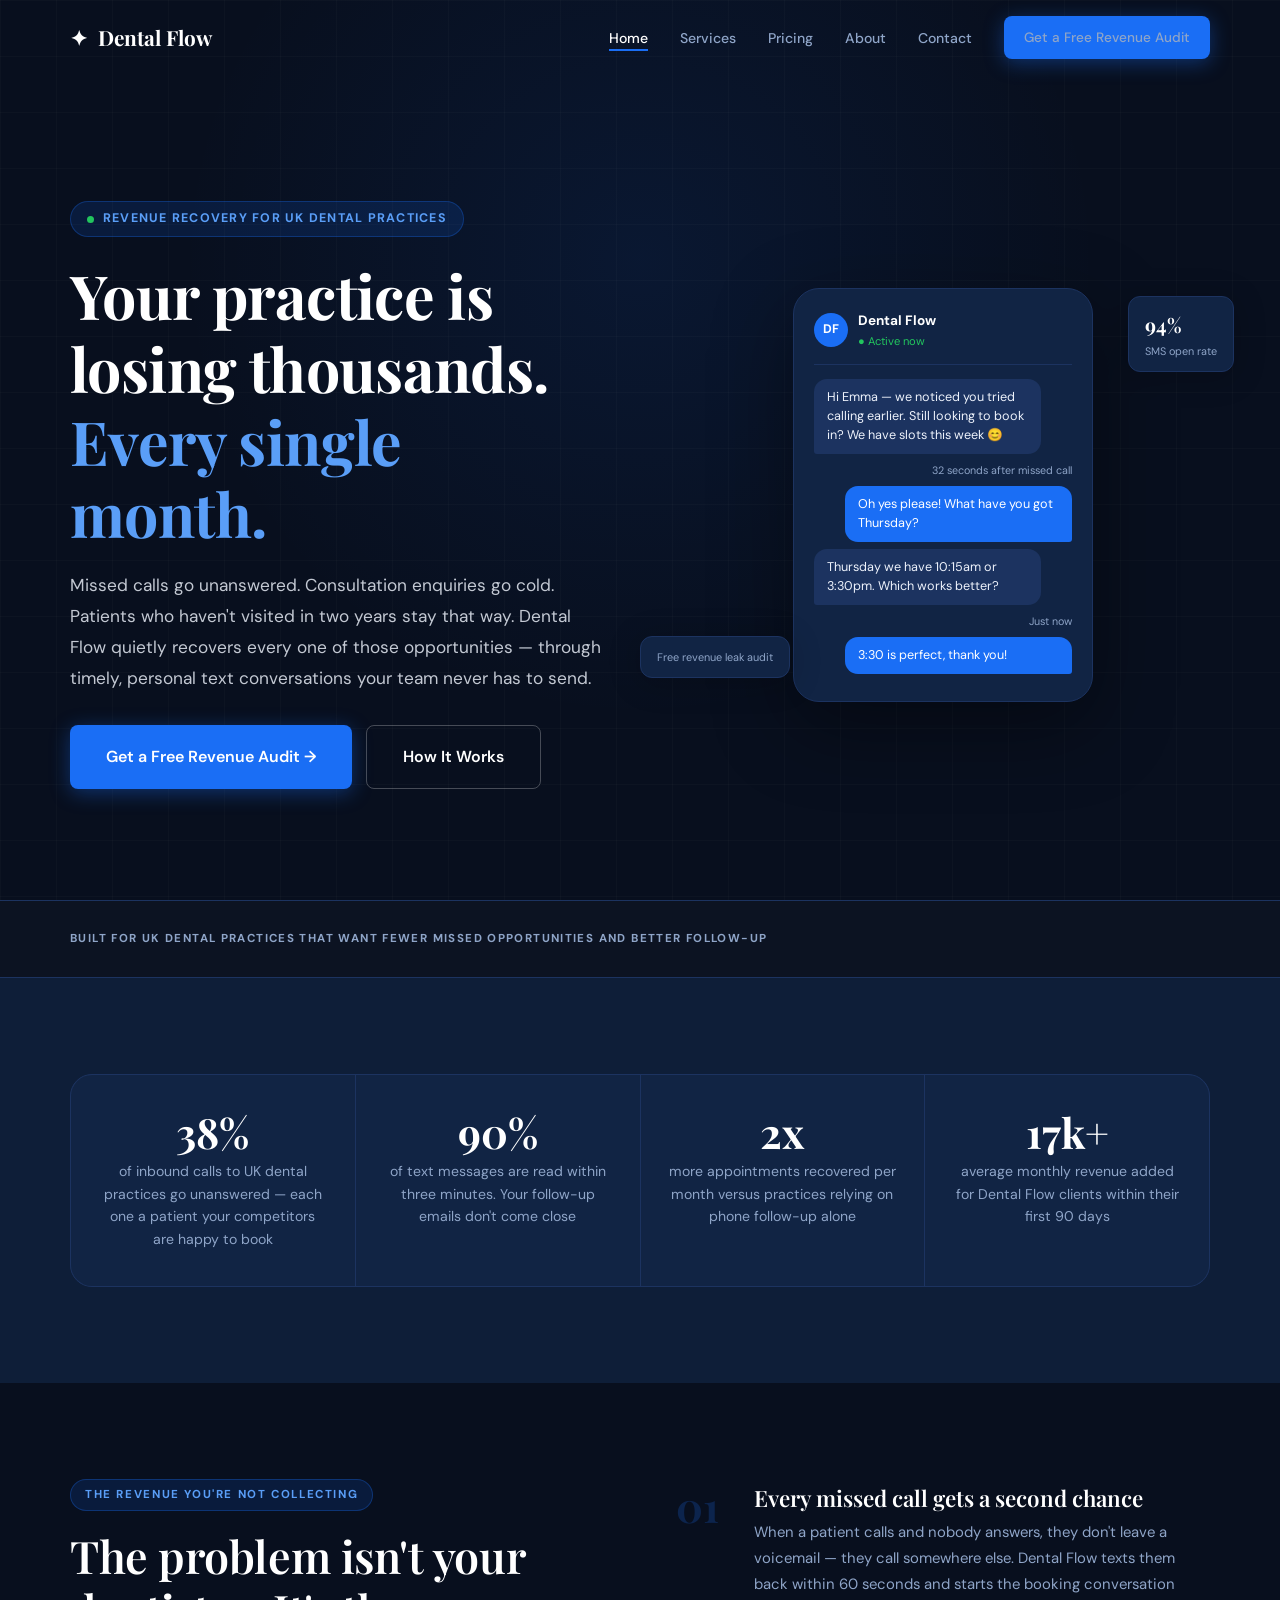
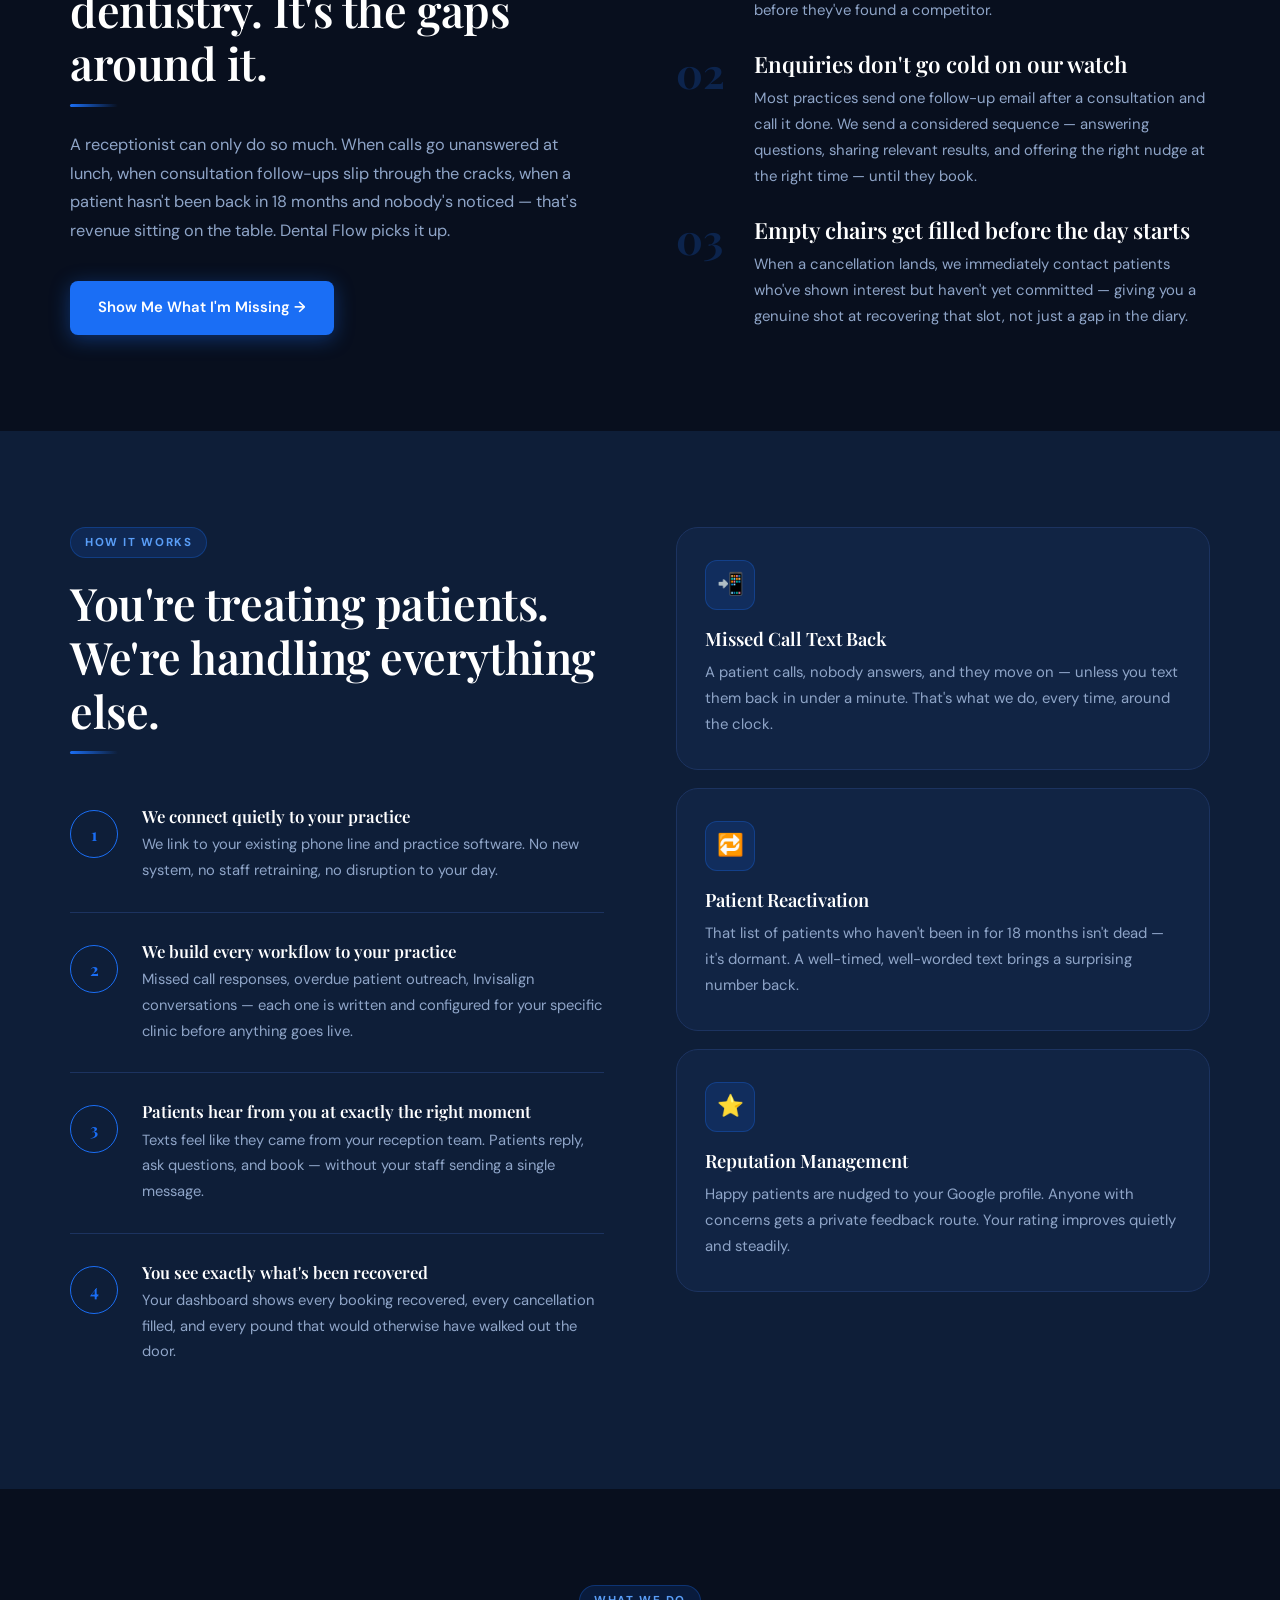
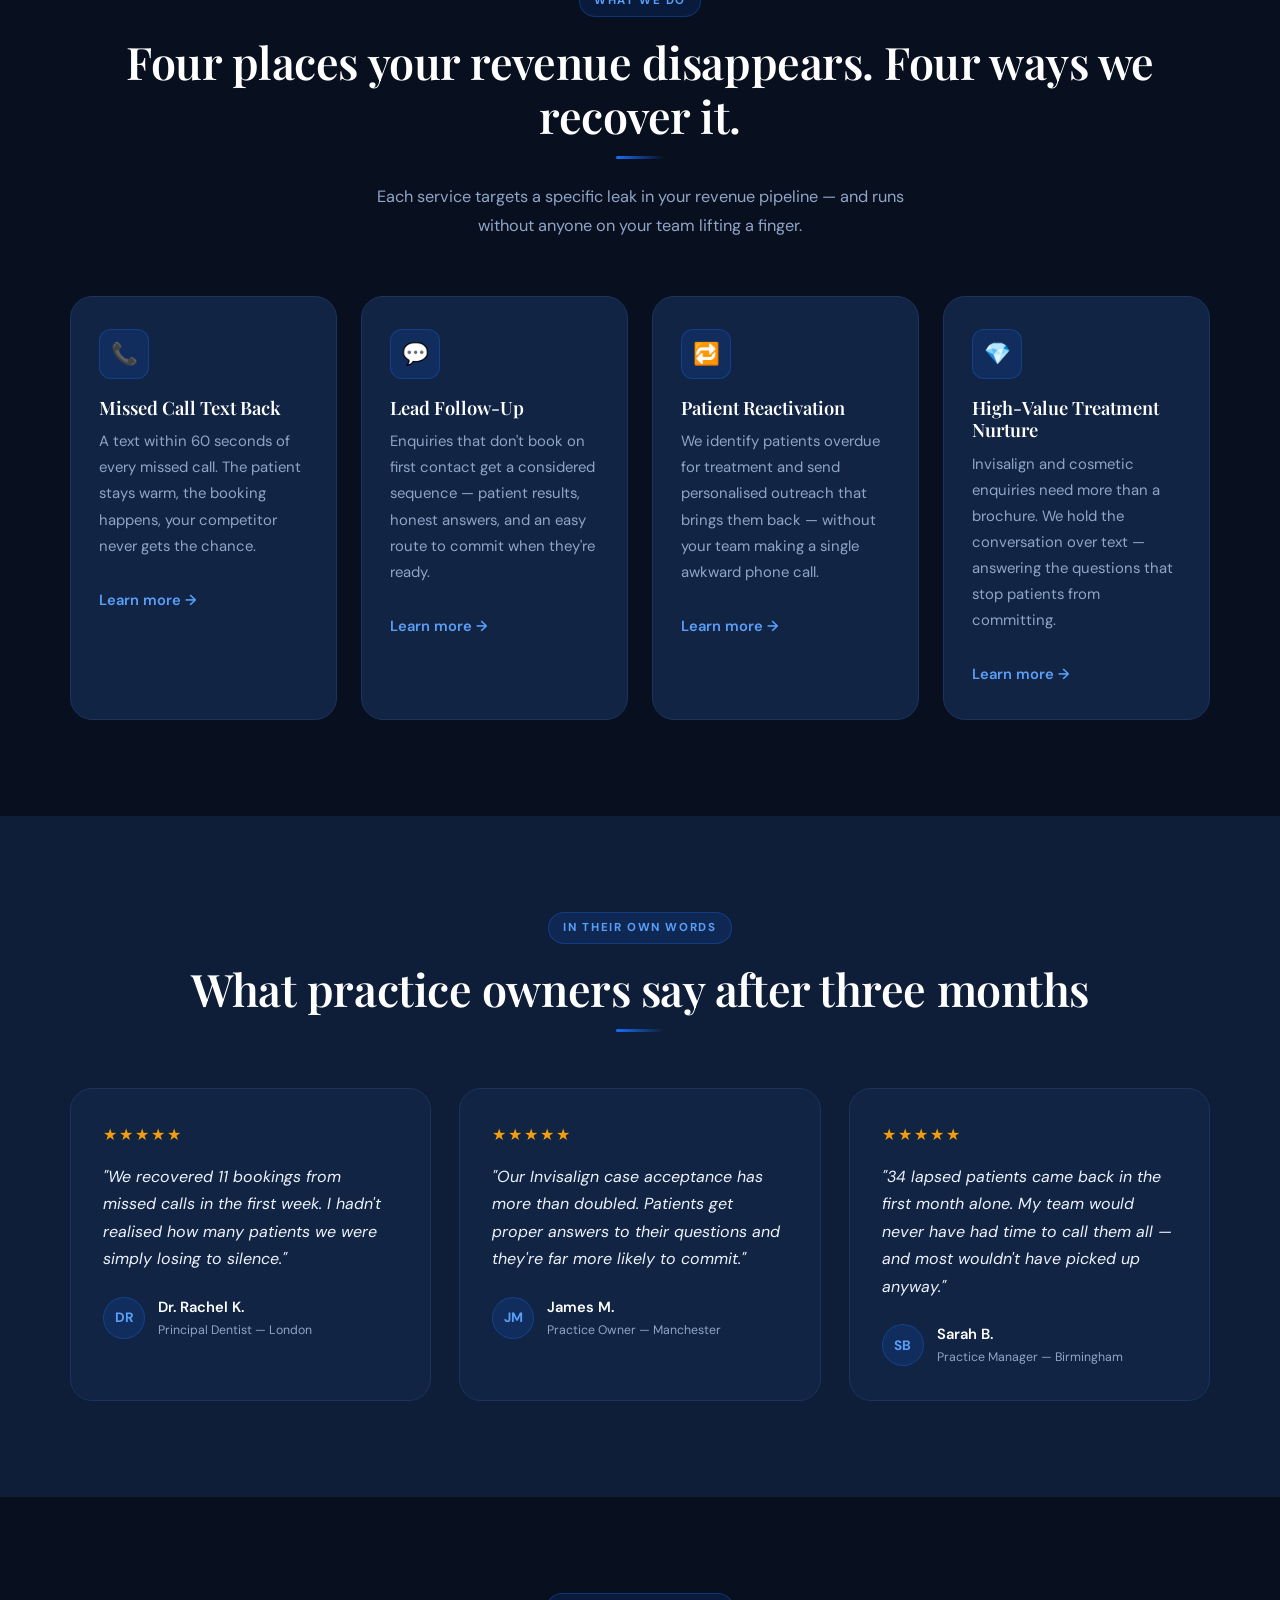
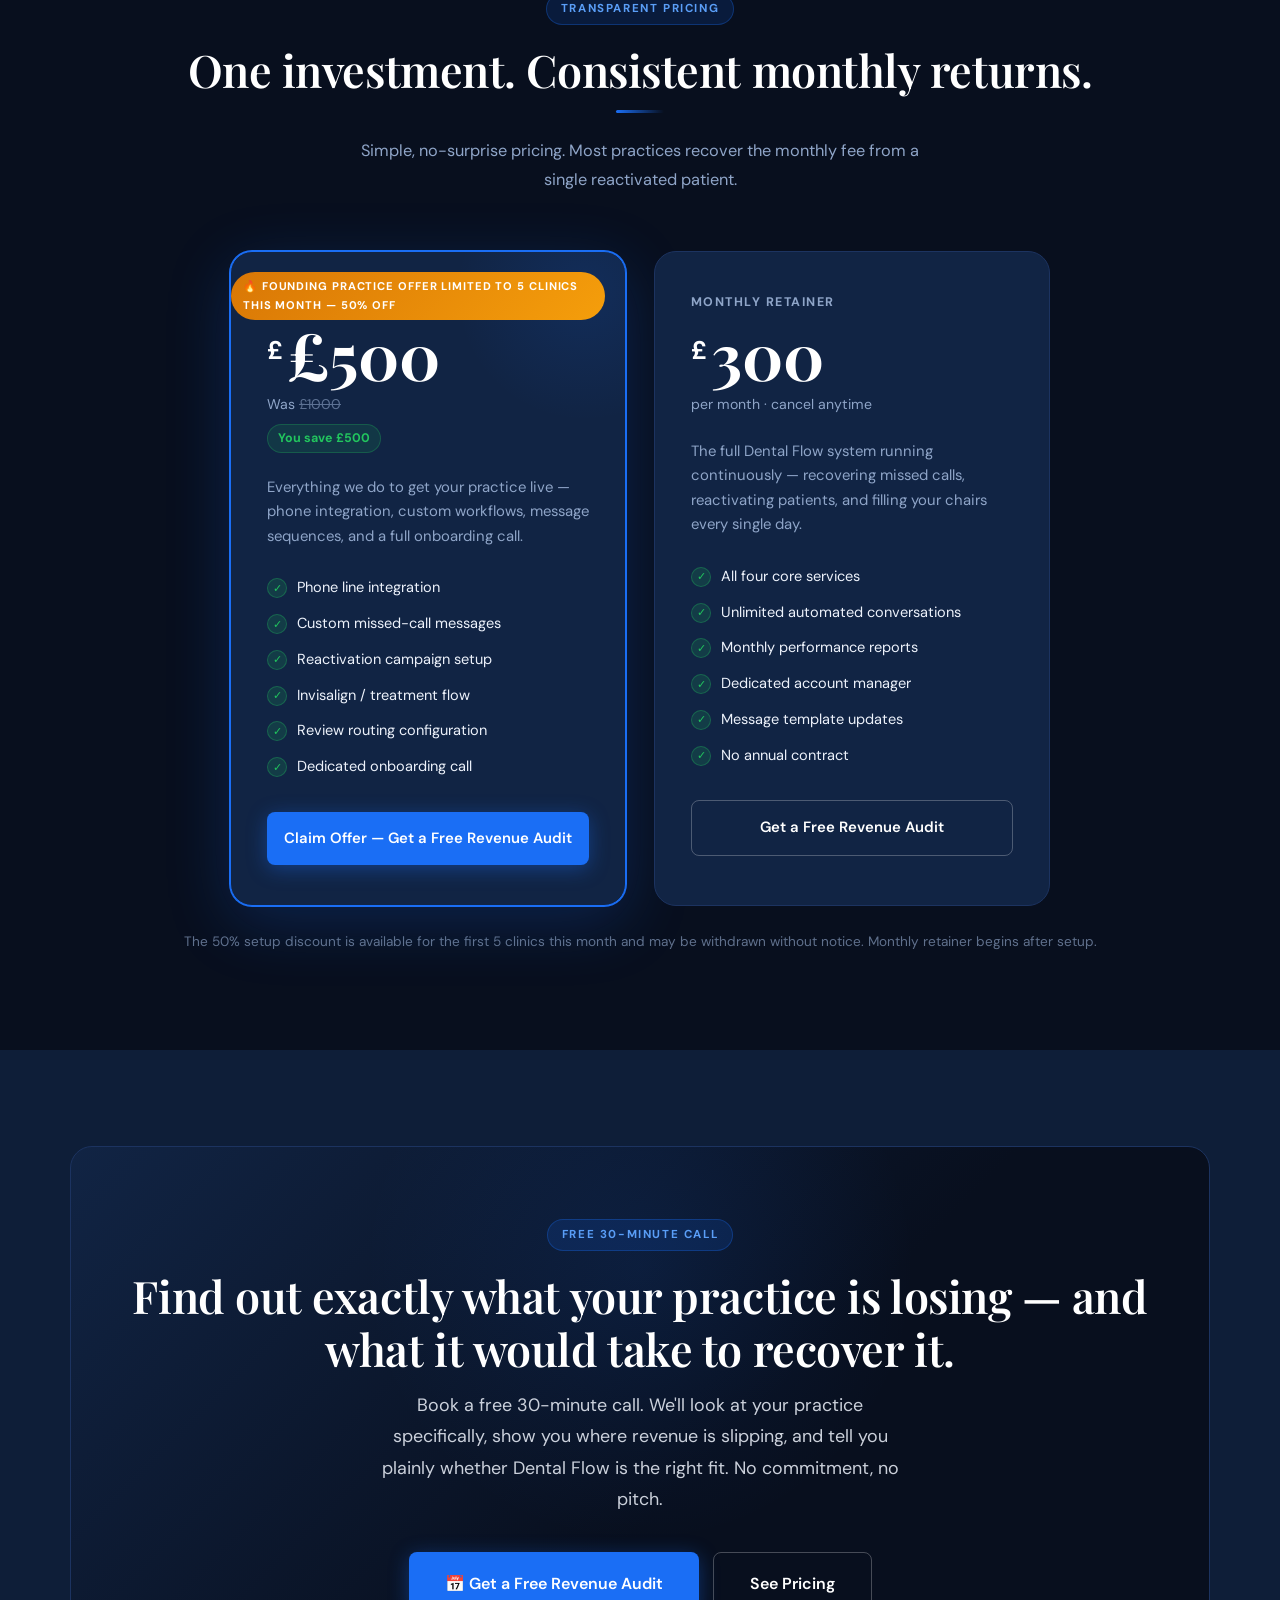
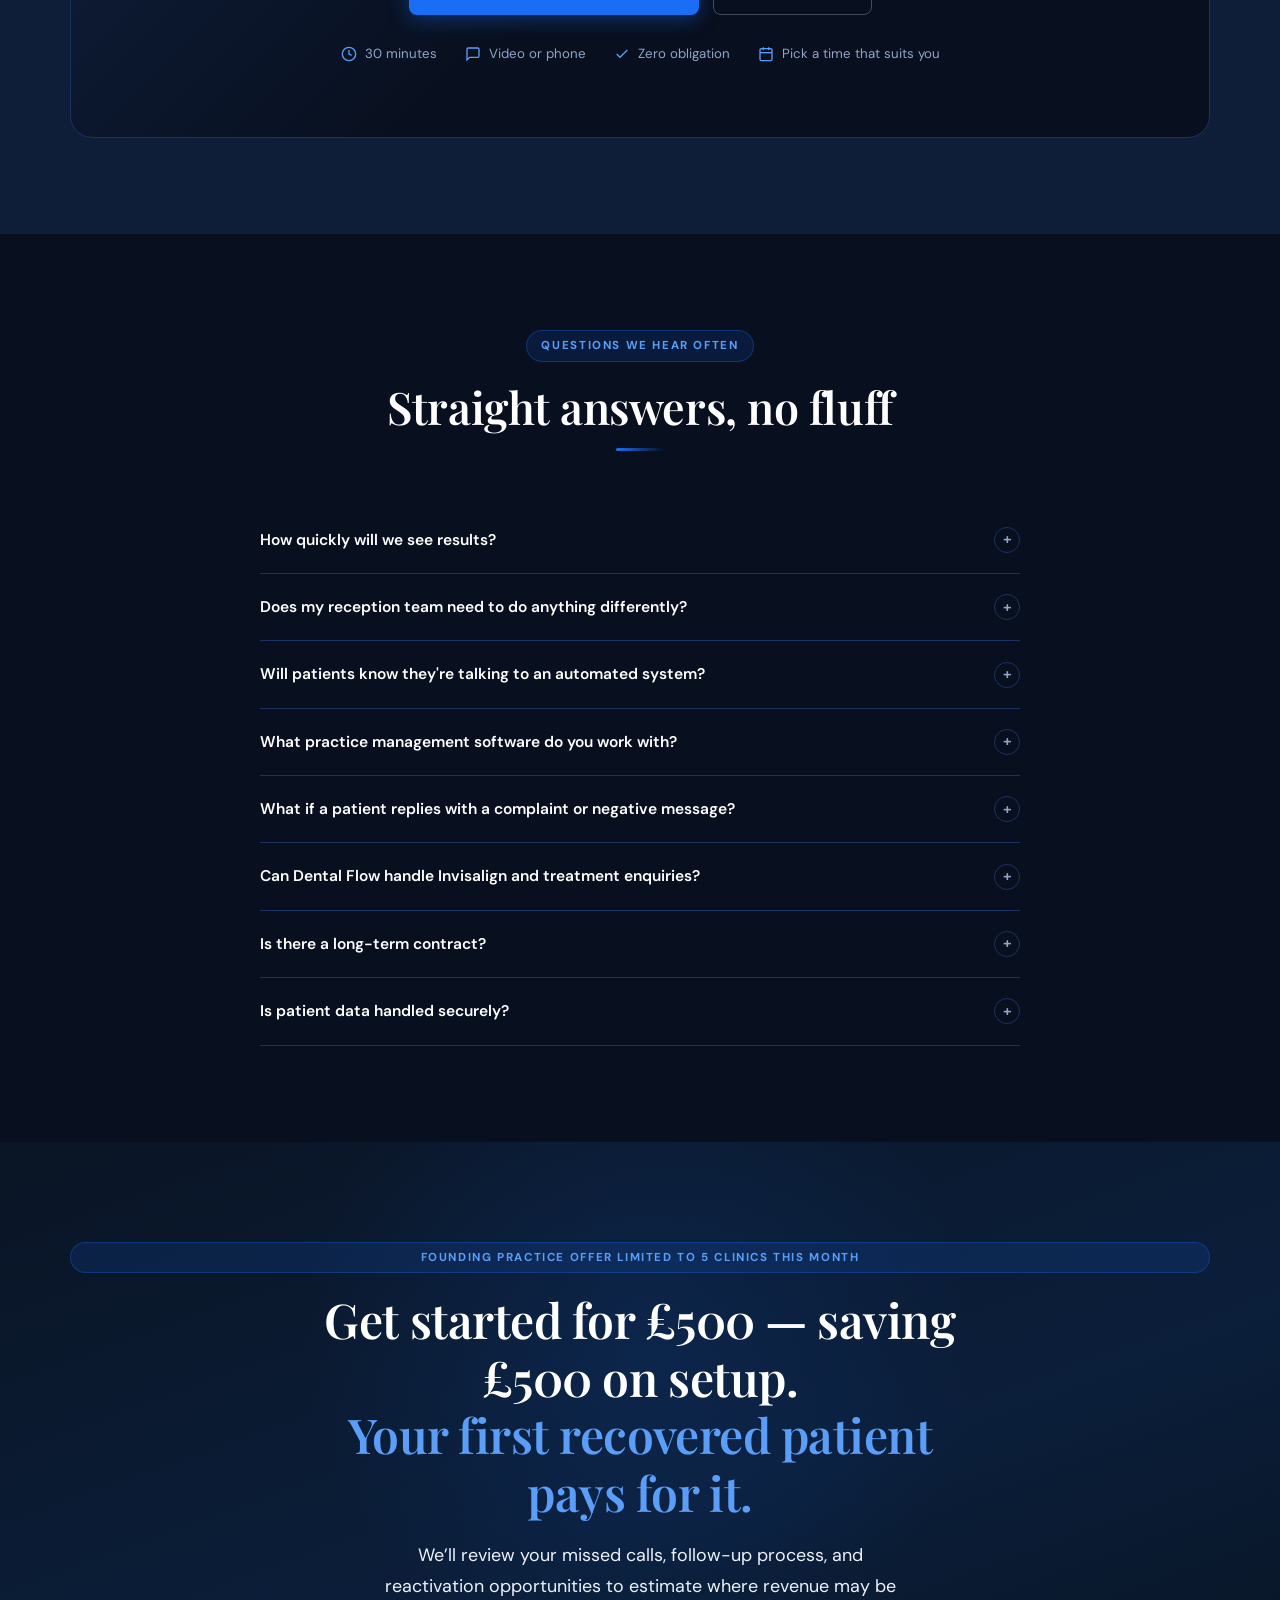
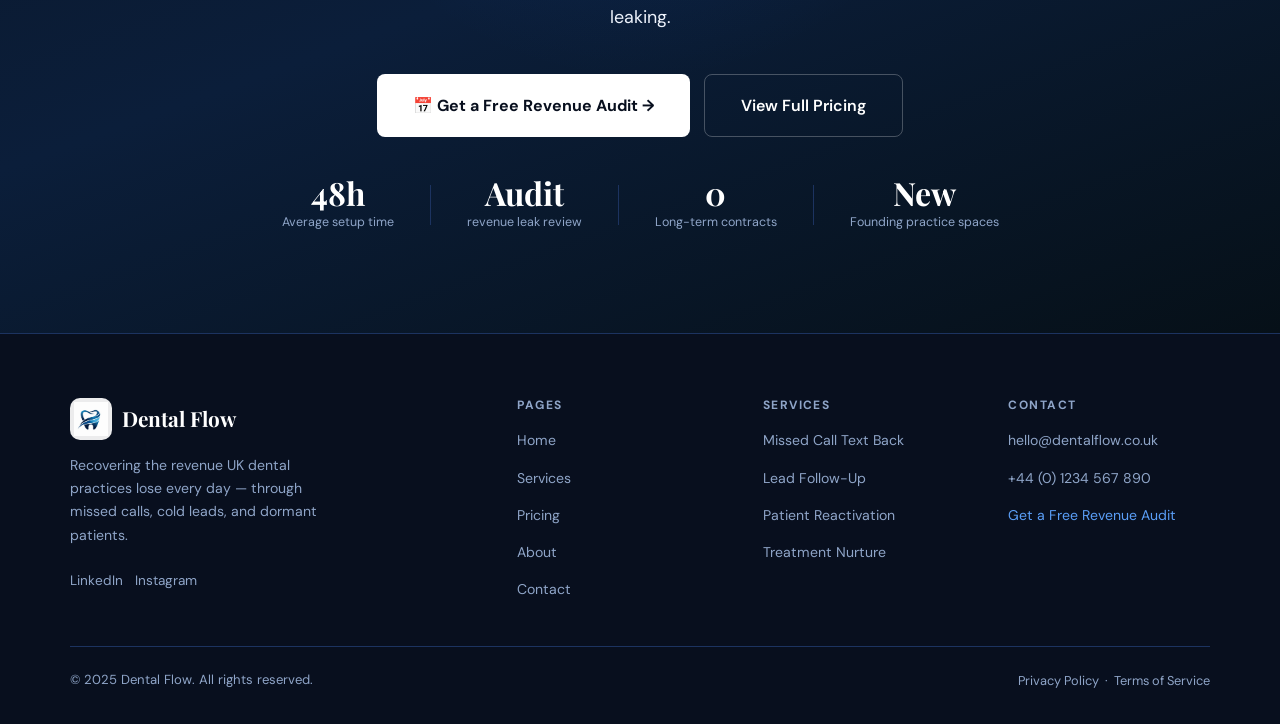
<file: index.html>
<!DOCTYPE html>
<html lang="en">
<head>
  <meta charset="UTF-8" />
  <meta name="viewport" content="width=device-width, initial-scale=1.0, maximum-scale=1.0" />
  <title>Dental Flow — Revenue Recovery for UK Dental Practices</title>
  <meta name="description" content="Dental Flow recovers the revenue your practice silently loses every day — missed calls, cold enquiries, and patients who haven't been back in two years." />
  <link rel="preconnect" href="https://fonts.googleapis.com" />
  <link rel="preconnect" href="https://fonts.gstatic.com" crossorigin />
  <link href="https://fonts.googleapis.com/css2?family=Playfair+Display:wght@500;600;700&family=DM+Sans:ital,opsz,wght@0,9..40,300;0,9..40,400;0,9..40,500;0,9..40,600;1,9..40,400&display=swap" rel="stylesheet" />
  <style>

/* ================================================================
   DENTAL FLOW — Complete Stylesheet
   Colour tokens live in :root — edit once to rebrand everywhere.
================================================================ */

/* ── Tokens ──────────────────────────────────────────────────── */
:root {
  --navy:        #080F1E;
  --navy-mid:    #0E1E38;
  --navy-card:   #112444;
  --navy-border: #1C3360;
  --white:       #FFFFFF;
  --off-white:   #F0F4FB;
  --blue:        #1A6EF5;
  --blue-hover:  #0F5CD8;
  --blue-soft:   #5A9EF7;
  --blue-glow:   rgba(26,110,245,0.14);
  --blue-ring:   rgba(26,110,245,0.30);
  --text-hero:   #EDF2FB;
  --text-body:   #8FA5C8;
  --text-dark:   #1C2B45;
  --gold:        #D4A843;
  --green:       #22C55E;
  --red:         #EF4444;
  --radius-sm:   8px;
  --radius-md:   14px;
  --radius-lg:   22px;
  --shadow-card: 0 4px 32px rgba(0,0,0,0.22);
  --shadow-btn:  0 4px 20px rgba(26,110,245,0.38);
  --t:           0.25s ease;
  --max-w:       1140px;
  /* Logo contrast: white background pill behind blue logo */
  --logo-bg:     rgba(255,255,255,0.92);
}

/* ── Reset ───────────────────────────────────────────────────── */
*,*::before,*::after{box-sizing:border-box;margin:0;padding:0}
html{scroll-behavior:smooth;-webkit-text-size-adjust:100%}
body{font-family:"DM Sans",sans-serif;font-size:16px;line-height:1.7;background:var(--navy);color:var(--text-body);-webkit-font-smoothing:antialiased;overflow-x:hidden}
img{max-width:100%;display:block}
a{color:inherit;text-decoration:none}
ul{list-style:none}
button{font-family:inherit;cursor:pointer}

/* ── Typography ──────────────────────────────────────────────── */
h1,h2,h3,h4{font-family:"Playfair Display",serif;line-height:1.2;color:var(--white)}
h1{font-size:clamp(2.2rem,5.5vw,3.8rem);font-weight:700;letter-spacing:-0.01em}
h2{font-size:clamp(1.7rem,3.8vw,2.8rem);font-weight:600;letter-spacing:-0.01em}
h3{font-size:clamp(1.1rem,2.2vw,1.4rem);font-weight:600}
h4{font-size:1rem;font-weight:600}
p{color:var(--text-body);font-size:1.02rem;line-height:1.75}
.lead{font-size:1.12rem;line-height:1.75;color:var(--text-hero);opacity:0.85}

/* ── Layout helpers ──────────────────────────────────────────── */
.container{width:92%;max-width:var(--max-w);margin:0 auto}
.section{padding:96px 0}
.section--mid{background:var(--navy-mid)}
.grid-2{display:grid;grid-template-columns:1fr 1fr;gap:32px}
.grid-3{display:grid;grid-template-columns:repeat(3,1fr);gap:28px}
.grid-4{display:grid;grid-template-columns:repeat(4,1fr);gap:24px}
.center{text-align:center}
.flex-center{display:flex;align-items:center;justify-content:center}
.gap-sm{gap:12px}
.gap-md{gap:20px}

/* ── Section header block ────────────────────────────────────── */
.sh{margin-bottom:56px}
.sh h2{margin-bottom:14px}
.sh p{max-width:560px}
.sh.center p{margin:0 auto}

/* ── Pill / tag ──────────────────────────────────────────────── */
.tag{
  display:inline-flex;align-items:center;gap:6px;
  font-family:"DM Sans",sans-serif;font-size:0.72rem;font-weight:700;
  letter-spacing:0.14em;text-transform:uppercase;
  color:var(--blue-soft);
  background:var(--blue-glow);
  border:1px solid var(--blue-ring);
  padding:5px 14px;border-radius:50px;margin-bottom:18px
}

/* ── Accent divider ──────────────────────────────────────────── */
.divider{width:48px;height:3px;background:linear-gradient(90deg,var(--blue),transparent);border-radius:3px;margin:14px 0 24px}
.center .divider{margin:14px auto 24px}

/* ── Buttons ─────────────────────────────────────────────────── */
.btn{
  display:inline-flex;align-items:center;justify-content:center;gap:8px;
  padding:14px 28px;border-radius:var(--radius-sm);
  font-family:"DM Sans",sans-serif;font-size:0.93rem;font-weight:600;
  border:none;transition:var(--t);white-space:nowrap;
  -webkit-tap-highlight-color:transparent
}
.btn-primary{background:var(--blue);color:#fff;box-shadow:var(--shadow-btn)}
.btn-primary:hover{background:var(--blue-hover);transform:translateY(-2px);box-shadow:0 6px 28px rgba(26,110,245,0.5)}
.btn-outline{background:transparent;color:var(--white);border:1.5px solid rgba(255,255,255,0.25)}
.btn-outline:hover{border-color:var(--blue-soft);color:var(--blue-soft);transform:translateY(-2px)}
.btn-ghost{background:transparent;color:var(--blue-soft);padding:0;font-size:0.92rem}
.btn-ghost:hover{color:#fff}
.btn-lg{padding:17px 36px;font-size:1rem}
.btn-white{background:#fff;color:var(--navy);font-weight:700}
.btn-white:hover{background:var(--off-white);transform:translateY(-2px)}

/* ── Navigation ──────────────────────────────────────────────── */
nav{
  position:fixed;top:0;left:0;right:0;z-index:1000;
  padding:16px 0;transition:var(--t)
}
nav.scrolled{
  background:rgba(8,15,30,0.96);
  backdrop-filter:blur(16px);-webkit-backdrop-filter:blur(16px);
  padding:10px 0;box-shadow:0 2px 24px rgba(0,0,0,0.35)
}
.nav-inner{display:flex;align-items:center;justify-content:space-between}

/* Logo: white pill housing the blue logo image for contrast */
.logo{
  display:flex;align-items:center;gap:10px;
  font-family:"Playfair Display",serif;font-size:1.3rem;font-weight:700;color:#fff
}
.logo-img-wrap{
  background:var(--logo-bg);
  border-radius:10px;
  width:42px;height:42px;
  display:flex;align-items:center;justify-content:center;
  padding:4px;flex-shrink:0
}
.logo-img-wrap img{width:34px;height:34px;object-fit:contain}

.nav-links{display:flex;align-items:center;gap:32px}
.nav-links a{
  font-size:0.88rem;font-weight:500;color:var(--text-body);
  transition:var(--t);position:relative
}
.nav-links a::after{
  content:"";position:absolute;bottom:-4px;left:0;right:0;
  height:2px;background:var(--blue);
  transform:scaleX(0);transition:var(--t)
}
.nav-links a:hover,.nav-links a.active{color:#fff}
.nav-links a:hover::after,.nav-links a.active::after{transform:scaleX(1)}

.hamburger{
  display:none;flex-direction:column;gap:5px;
  background:none;border:none;padding:4px;cursor:pointer;z-index:1002
}
.hamburger span{
  display:block;width:24px;height:2px;
  background:#fff;border-radius:2px;transition:var(--t)
}
.hamburger.open span:nth-child(1){transform:translateY(7px) rotate(45deg)}
.hamburger.open span:nth-child(2){opacity:0}
.hamburger.open span:nth-child(3){transform:translateY(-7px) rotate(-45deg)}

/* ── Cards ───────────────────────────────────────────────────── */
.card{
  background:var(--navy-card);
  border:1px solid var(--navy-border);
  border-radius:var(--radius-lg);
  padding:32px 28px;
  transition:var(--t)
}
.card:hover{
  border-color:var(--blue-ring);
  box-shadow:0 8px 48px rgba(26,110,245,0.13);
  transform:translateY(-4px)
}
.card-icon{
  width:50px;height:50px;border-radius:12px;
  background:var(--blue-glow);border:1px solid var(--blue-ring);
  display:flex;align-items:center;justify-content:center;
  font-size:1.35rem;margin-bottom:18px
}
.card h3{margin-bottom:9px;font-size:1.15rem}
.card p{font-size:0.93rem}

/* ── Animations ──────────────────────────────────────────────── */
@keyframes fadeUp{from{opacity:0;transform:translateY(28px)}to{opacity:1;transform:translateY(0)}}
@keyframes fadeIn{from{opacity:0}to{opacity:1}}
@keyframes floatY{0%,100%{transform:translateY(0)}50%{transform:translateY(-12px)}}
@keyframes pulse-dot{0%,100%{transform:scale(1);opacity:1}50%{transform:scale(1.35);opacity:.6}}
.animate-up{animation:fadeUp .7s ease forwards}
.animate-in{animation:fadeIn .65s ease forwards}
[data-animate]{opacity:0;transform:translateY(22px);transition:opacity .6s ease,transform .6s ease}
[data-animate].visible{opacity:1;transform:none}

/* ── Forms ───────────────────────────────────────────────────── */
.form-group{display:flex;flex-direction:column;gap:5px}
.form-group label{font-size:0.82rem;font-weight:600;color:var(--text-body);letter-spacing:.05em;text-transform:uppercase}
.form-group input,.form-group textarea,.form-group select{
  background:var(--navy-mid);border:1px solid var(--navy-border);
  border-radius:var(--radius-sm);padding:13px 15px;
  color:#fff;font-family:"DM Sans",sans-serif;font-size:.94rem;
  transition:var(--t);outline:none;width:100%;
  -webkit-appearance:none
}
.form-group input:focus,.form-group textarea:focus,.form-group select:focus{
  border-color:var(--blue);box-shadow:0 0 0 3px var(--blue-glow)
}
.form-group textarea{resize:vertical;min-height:110px}
.form-group select option{background:var(--navy-card)}
.form-row{display:grid;grid-template-columns:1fr 1fr;gap:18px}

/* ── Footer ──────────────────────────────────────────────────── */
footer{background:var(--navy);border-top:1px solid var(--navy-border);padding:64px 0 32px}
.footer-grid{display:grid;grid-template-columns:2fr 1fr 1fr 1fr;gap:44px;margin-bottom:44px}
.footer-brand p{font-size:0.88rem;margin:14px 0 22px;max-width:250px;line-height:1.65}
.footer-col h4{font-family:"DM Sans",sans-serif;font-size:0.75rem;font-weight:700;letter-spacing:.12em;text-transform:uppercase;color:var(--text-body);margin-bottom:14px}
.footer-col ul{display:flex;flex-direction:column;gap:10px}
.footer-col ul li a{font-size:0.88rem;color:var(--text-body);transition:var(--t)}
.footer-col ul li a:hover{color:var(--blue-soft)}
.footer-bottom{padding-top:22px;border-top:1px solid var(--navy-border);display:flex;align-items:center;justify-content:space-between;flex-wrap:wrap;gap:10px}
.footer-bottom p{font-size:0.82rem}

/* ══════════════════════════════════════════════════
   HERO
══════════════════════════════════════════════════ */
.hero{
  min-height:100vh;display:flex;align-items:center;
  position:relative;overflow:hidden;padding-top:90px;
  background:var(--navy)
}
.hero::before{
  content:"";position:absolute;top:-240px;left:50%;transform:translateX(-50%);
  width:1000px;height:1000px;
  background:radial-gradient(circle,rgba(26,110,245,.09) 0%,transparent 65%);
  pointer-events:none
}
.hero::after{
  content:"";position:absolute;inset:0;
  background-image:linear-gradient(rgba(255,255,255,.018) 1px,transparent 1px),
    linear-gradient(90deg,rgba(255,255,255,.018) 1px,transparent 1px);
  background-size:56px 56px;pointer-events:none
}
.hero-inner{
  display:grid;grid-template-columns:1fr 1fr;gap:72px;
  align-items:center;width:92%;max-width:var(--max-w);
  margin:0 auto;position:relative;z-index:1
}
.hero-badge{
  display:inline-flex;align-items:center;gap:9px;
  font-size:0.78rem;font-weight:700;letter-spacing:.1em;text-transform:uppercase;
  color:var(--blue-soft);background:var(--blue-glow);
  border:1px solid var(--blue-ring);padding:6px 16px;
  border-radius:50px;margin-bottom:22px
}
.hero-badge::before{
  content:"";width:7px;height:7px;background:var(--green);
  border-radius:50%;animation:pulse-dot 2s infinite
}
.hero h1{margin-bottom:20px}
.hero h1 span{color:var(--blue-soft)}
.hero-sub{font-size:1.08rem;line-height:1.78;margin-bottom:32px;color:var(--text-hero);opacity:.82}
.hero-cta{display:flex;gap:14px;flex-wrap:wrap}

/* Phone mockup */
.hero-visual{position:relative;animation:floatY 6s ease-in-out infinite}
.phone-wrap{position:relative}
.phone-mockup{
  background:var(--navy-card);border:1px solid var(--navy-border);
  border-radius:26px;padding:20px;
  box-shadow:0 24px 80px rgba(0,0,0,.4);max-width:300px;margin:0 auto
}
.phone-header{
  display:flex;align-items:center;gap:10px;
  padding-bottom:13px;border-bottom:1px solid var(--navy-border);margin-bottom:14px
}
.phone-avatar{
  width:34px;height:34px;background:var(--blue);border-radius:50%;
  display:flex;align-items:center;justify-content:center;
  font-size:.78rem;font-weight:700;color:#fff;flex-shrink:0
}
.phone-name{font-weight:700;font-size:.85rem;color:#fff}
.phone-status{font-size:.7rem;color:var(--green)}
.sms-bubble{
  padding:9px 13px;border-radius:13px;font-size:.79rem;
  line-height:1.5;margin-bottom:7px;max-width:88%
}
.sms-in{background:var(--navy-border);color:var(--text-hero);border-bottom-left-radius:3px}
.sms-out{background:var(--blue);color:#fff;margin-left:auto;border-bottom-right-radius:3px}
.sms-time{font-size:.67rem;color:var(--text-body);margin-bottom:7px;text-align:right}

.stat-badge{
  position:absolute;background:var(--navy-card);
  border:1px solid var(--navy-border);border-radius:12px;
  padding:11px 16px;display:flex;align-items:center;gap:8px;
  box-shadow:var(--shadow-card)
}
.stat-badge .num{font-family:"Playfair Display",serif;font-size:1.25rem;font-weight:700;color:#fff}
.stat-badge .lbl{font-size:.68rem;color:var(--text-body)}
.badge-a{top:8px;right:-24px}
.badge-b{bottom:24px;left:-36px}

/* ── Trust bar ───────────────────────────────────────────────── */
.trust-bar{padding:28px 0;border-top:1px solid var(--navy-border);border-bottom:1px solid var(--navy-border);background:rgba(255,255,255,.015)}
.trust-bar-inner{display:flex;align-items:center;gap:40px;overflow-x:auto;scrollbar-width:none;-webkit-overflow-scrolling:touch}
.trust-bar-inner::-webkit-scrollbar{display:none}
.trust-label{font-size:.72rem;font-weight:700;letter-spacing:.12em;text-transform:uppercase;color:var(--text-body);white-space:nowrap;flex-shrink:0}
.logo-placeholder{height:26px;min-width:90px;background:var(--navy-border);border-radius:5px;opacity:.45;flex-shrink:0;display:flex;align-items:center;justify-content:center;font-size:.72rem;color:var(--text-body)}

/* ── Stats ───────────────────────────────────────────────────── */
.stats-row{display:grid;grid-template-columns:repeat(4,1fr);gap:1px;background:var(--navy-border);border:1px solid var(--navy-border);border-radius:var(--radius-lg);overflow:hidden}
.stat-cell{background:var(--navy-card);padding:36px 28px;text-align:center}
.stat-cell .big{font-family:"Playfair Display",serif;font-size:2.6rem;font-weight:700;color:#fff;display:block;line-height:1;margin-bottom:8px}
.stat-cell p{font-size:.88rem;line-height:1.6}

/* ── Benefits ────────────────────────────────────────────────── */
.benefit-item{display:flex;gap:18px;align-items:flex-start}
.benefit-num{font-family:"Playfair Display",serif;font-size:2.6rem;font-weight:700;color:var(--blue);line-height:1;min-width:60px;opacity:.22}
.benefit-text h3{margin-bottom:7px}
.benefit-text p{font-size:.93rem}

/* ── Steps ───────────────────────────────────────────────────── */
.steps{display:flex;flex-direction:column}
.step{display:grid;grid-template-columns:52px 1fr;gap:20px;padding:28px 0;border-bottom:1px solid var(--navy-border)}
.step:last-child{border-bottom:none}
.step-num{width:48px;height:48px;border:1.5px solid var(--blue);border-radius:50%;display:flex;align-items:center;justify-content:center;font-family:"Playfair Display",serif;font-size:1.05rem;font-weight:700;color:var(--blue);flex-shrink:0;margin-top:4px}
.step h3{margin-bottom:6px;font-size:1.05rem}
.step p{font-size:.92rem}

/* ── Testimonials ────────────────────────────────────────────── */
.testimonial-card{background:var(--navy-card);border:1px solid var(--navy-border);border-radius:var(--radius-lg);padding:32px}
.stars{color:#F59E0B;font-size:1rem;margin-bottom:14px;letter-spacing:2px}
.testimonial-card blockquote{font-size:1rem;line-height:1.72;color:var(--text-hero);margin-bottom:22px;font-style:italic}
.testimonial-author{display:flex;align-items:center;gap:13px}
.author-avatar{width:42px;height:42px;border-radius:50%;background:var(--blue-glow);border:1px solid var(--blue-ring);display:flex;align-items:center;justify-content:center;font-weight:700;color:var(--blue-soft);flex-shrink:0;font-size:.85rem}
.author-name{font-weight:600;font-size:.92rem;color:#fff}
.author-role{font-size:.77rem;color:var(--text-body)}

/* ── FAQ ─────────────────────────────────────────────────────── */
.faq-list{display:flex;flex-direction:column;max-width:760px;margin:0 auto}
.faq-item{border-bottom:1px solid var(--navy-border)}
.faq-question{
  display:flex;justify-content:space-between;align-items:center;
  padding:20px 0;cursor:pointer;color:#fff;font-weight:600;
  font-size:.97rem;gap:16px;transition:color var(--t)
}
.faq-question:hover{color:var(--blue-soft)}
.faq-icon{
  width:26px;height:26px;border:1.5px solid var(--navy-border);
  border-radius:50%;display:flex;align-items:center;justify-content:center;
  flex-shrink:0;transition:var(--t);color:var(--text-body);font-size:.95rem;line-height:1
}
.faq-item.open .faq-icon{background:var(--blue);border-color:var(--blue);color:#fff;transform:rotate(45deg)}
.faq-answer{max-height:0;overflow:hidden;transition:max-height .38s ease}
.faq-answer p{padding-bottom:18px;font-size:.92rem;line-height:1.72}
.faq-item.open .faq-answer{max-height:320px}

/* ── Pricing section ─────────────────────────────────────────── */
.pricing-grid{display:grid;grid-template-columns:1fr 1fr;gap:28px;max-width:820px;margin:0 auto}
.pricing-card{
  background:var(--navy-card);border:1px solid var(--navy-border);
  border-radius:var(--radius-lg);padding:40px 36px;
  position:relative;overflow:hidden;transition:var(--t)
}
.pricing-card.featured{
  border-color:var(--blue);
  box-shadow:0 0 0 1px var(--blue),0 16px 64px rgba(26,110,245,.22)
}
.pricing-card.featured::before{
  content:"";position:absolute;top:-100px;right:-100px;
  width:280px;height:280px;
  background:radial-gradient(circle,rgba(26,110,245,.12) 0%,transparent 65%);
  pointer-events:none
}
.offer-badge{
  position:absolute;top:20px;right:20px;
  background:linear-gradient(135deg,#D97706,#F59E0B);
  color:#fff;font-size:.7rem;font-weight:700;
  letter-spacing:.08em;text-transform:uppercase;
  padding:5px 12px;border-radius:50px
}
.price-label{font-size:.78rem;font-weight:700;letter-spacing:.12em;text-transform:uppercase;color:var(--text-body);margin-bottom:10px}
.price-amount{
  display:flex;align-items:flex-start;gap:4px;
  margin-bottom:6px
}
.price-amount .currency{font-size:1.6rem;font-weight:700;color:#fff;margin-top:6px}
.price-amount .num{font-family:"Playfair Display",serif;font-size:4rem;font-weight:700;color:#fff;line-height:1}
.price-was{
  font-size:.88rem;color:var(--text-body);margin-bottom:6px
}
.price-was s{color:var(--text-body);opacity:.6}
.price-saving{
  display:inline-block;font-size:.78rem;font-weight:700;
  color:var(--green);background:rgba(34,197,94,.12);
  border:1px solid rgba(34,197,94,.25);padding:3px 10px;
  border-radius:50px;margin-bottom:22px
}
.price-desc{font-size:.93rem;margin-bottom:28px;line-height:1.65}
.price-features{display:flex;flex-direction:column;gap:11px;margin-bottom:32px}
.pf-item{display:flex;align-items:flex-start;gap:10px;font-size:.91rem;color:var(--text-hero)}
.pf-check{
  width:20px;height:20px;border-radius:50%;flex-shrink:0;margin-top:2px;
  display:flex;align-items:center;justify-content:center;font-size:.7rem
}
.pf-check.green{background:rgba(34,197,94,.15);border:1px solid rgba(34,197,94,.3);color:var(--green)}

/* ── Booking / Consultation section ─────────────────────────── */
.booking-section{
  background:linear-gradient(135deg,var(--navy-card) 0%,var(--navy) 55%);
  border:1px solid var(--navy-border);border-radius:var(--radius-lg);
  padding:72px 56px;text-align:center;position:relative;overflow:hidden
}
.booking-section::before{
  content:"";position:absolute;top:-180px;left:50%;transform:translateX(-50%);
  width:600px;height:600px;
  background:radial-gradient(circle,rgba(26,110,245,.1) 0%,transparent 65%);
  pointer-events:none
}
.booking-section h2{position:relative;margin-bottom:14px}
.booking-section .lead{max-width:520px;margin:0 auto 36px;position:relative}
.booking-cta-row{display:flex;gap:14px;justify-content:center;flex-wrap:wrap;position:relative}
.booking-meta{
  display:flex;align-items:center;justify-content:center;
  gap:28px;margin-top:28px;flex-wrap:wrap
}
.booking-meta-item{
  display:flex;align-items:center;gap:8px;
  font-size:.83rem;color:var(--text-body)
}
.booking-meta-item svg{flex-shrink:0;color:var(--blue-soft)}

/* ── High-converting final CTA ───────────────────────────────── */
.final-cta-section{
  background:linear-gradient(160deg,#0A1525 0%,#0B1E3A 50%,#061018 100%);
  padding:100px 0;text-align:center;position:relative;overflow:hidden
}
.final-cta-section::before{
  content:"";position:absolute;top:-200px;left:50%;transform:translateX(-50%);
  width:800px;height:800px;
  background:radial-gradient(circle,rgba(26,110,245,.12) 0%,transparent 60%);
  pointer-events:none
}
.final-cta-section .container{position:relative}
.final-cta-section h2{
  font-size:clamp(1.9rem,4vw,3rem);margin-bottom:18px;
  max-width:680px;margin-left:auto;margin-right:auto
}
.final-cta-section .lead{max-width:520px;margin:0 auto 40px}
.final-cta-proof{
  display:flex;align-items:center;justify-content:center;
  gap:36px;margin-top:40px;flex-wrap:wrap
}
.fcp-item{text-align:center}
.fcp-num{font-family:"Playfair Display",serif;font-size:2rem;font-weight:700;color:#fff;line-height:1}
.fcp-lbl{font-size:.78rem;color:var(--text-body);margin-top:3px}
.fcp-divider{width:1px;height:40px;background:var(--navy-border)}

/* ════════════════════════════════════════
   RESPONSIVE — Tablet ≤ 1024px
════════════════════════════════════════ */
@media(max-width:1024px){
  .grid-4{grid-template-columns:repeat(2,1fr)}
  .footer-grid{grid-template-columns:1fr 1fr;gap:32px}
  .stats-row{grid-template-columns:repeat(2,1fr)}
  .pricing-grid{gap:20px}
}

/* ════════════════════════════════════════
   RESPONSIVE — Mobile ≤ 768px
════════════════════════════════════════ */
@media(max-width:768px){
  .section{padding:68px 0}
  .grid-2,.grid-3,.grid-4{grid-template-columns:1fr}
  .form-row{grid-template-columns:1fr}

  /* Mobile nav overlay */
  .nav-links{
    display:none;position:fixed;top:0;left:0;right:0;bottom:0;
    background:var(--navy);flex-direction:column;justify-content:center;
    align-items:center;gap:32px;z-index:1001
  }
  .nav-links.open{display:flex}
  .nav-links a{font-size:1.25rem}
  .hamburger{display:flex}

  .footer-grid{grid-template-columns:1fr;gap:28px}
  .footer-bottom{flex-direction:column;text-align:center}
  .pricing-grid{grid-template-columns:1fr}
  .booking-section{padding:48px 24px}
  .final-cta-section{padding:72px 0}
  .fcp-divider{display:none}
}

/* ════════════════════════════════════════
   RESPONSIVE — iPhone ≤ 480px
════════════════════════════════════════ */
@media(max-width:480px){
  body{font-size:15px}
  .container{width:94%}

  /* Hero */
  .hero{padding-top:80px;min-height:auto;padding-bottom:56px}
  .hero-inner{grid-template-columns:1fr;gap:0}
  .hero-visual{display:none} /* phone mockup hidden on very small screens */
  h1{font-size:2rem;line-height:1.22}
  .hero-sub{font-size:1rem}
  .hero-cta{flex-direction:column}
  .hero-cta .btn{width:100%;justify-content:center}

  /* Stats: 2-col on small mobile */
  .stats-row{grid-template-columns:1fr 1fr;gap:1px}
  .stat-cell{padding:24px 14px}
  .stat-cell .big{font-size:2rem}
  .stat-cell p{font-size:.78rem}

  /* Cards compact */
  .card{padding:24px 20px}

  /* Step grid */
  .step{grid-template-columns:40px 1fr;gap:14px;padding:22px 0}
  .step-num{width:40px;height:40px;font-size:.9rem}

  /* FAQ text */
  .faq-question{font-size:.9rem;padding:17px 0}

  /* Testimonials */
  .testimonial-card{padding:24px 20px}

  /* Pricing */
  .pricing-card{padding:28px 22px}
  .price-amount .num{font-size:3rem}
  .offer-badge{font-size:.62rem;padding:4px 9px}

  /* Booking */
  .booking-section{padding:40px 18px}
  .booking-meta{gap:16px}

  /* Final CTA */
  .final-cta-section{padding:56px 0}
  .final-cta-section h2{font-size:1.7rem}

  /* Footer */
  .footer-grid{gap:24px}
  .sh{margin-bottom:40px}

  /* Btn full-width in small contexts */
  .mobile-full{width:100%;justify-content:center}
}

  </style>
</head>
<body>

<!-- ================================================================
     NAVIGATION
================================================================ -->
<nav id="navbar">
  <div class="container nav-inner">

    <!-- Logo: white pill housing the blue tooth logo for contrast -->
 <a href="index.html" class="logo">
  <span class="logo-icon">✦</span>
  <span>Dental Flow</span>
</a>

    <ul class="nav-links" id="nav-links">
      <li><a href="index.html" class="active">Home</a></li>
      <li><a href="services.html">Services</a></li>
      <li><a href="pricing.html">Pricing</a></li>
      <li><a href="about.html">About</a></li>
      <li><a href="contact.html">Contact</a></li>
      <li>
        <a href="https://calendly.com/ayaankhanmu/30min" target="_blank" rel="noopener"
           class="btn btn-primary" style="padding:10px 20px;font-size:.85rem;">
          Get a Free Revenue Audit
        </a>
      </li>
    </ul>

    <button class="hamburger" id="hamburger" aria-label="Toggle menu">
      <span></span><span></span><span></span>
    </button>
  </div>
</nav>

<!-- ================================================================
     HERO
================================================================ -->
<section class="hero">
  <div class="hero-inner">

    <!-- Left: copy -->
    <div class="hero-content animate-up">
      <div class="hero-badge">Revenue Recovery for UK Dental Practices</div>
      <h1>Your practice is losing thousands.<br/><span>Every single month.</span></h1>
      <p class="hero-sub">
        Missed calls go unanswered. Consultation enquiries go cold. Patients who haven't visited in two years stay that way. Dental Flow quietly recovers every one of those opportunities — through timely, personal text conversations your team never has to send.
      </p>
      <div class="hero-cta">
        <a href="https://calendly.com/ayaankhanmu/30min" target="_blank" rel="noopener"
           class="btn btn-primary btn-lg">
          Get a Free Revenue Audit →
        </a>
        <a href="services.html" class="btn btn-outline btn-lg">How It Works</a>
      </div>
    </div>

    <!-- Right: phone mockup -->
    <div class="hero-visual animate-in" style="animation-delay:.3s">
      <div class="phone-wrap">

        <div class="stat-badge badge-a" data-animate data-delay="2">
          <div>
            <div class="num">94%</div>
            <div class="lbl">SMS open rate</div>
          </div>
        </div>
        <div class="stat-badge badge-b" data-animate data-delay="3">
          <div>
            <div class="lbl">Free revenue leak audit</div>
          </div>
        </div>

        <div class="phone-mockup">
          <div class="phone-header">
            <div class="phone-avatar">DF</div>
            <div>
              <div class="phone-name">Dental Flow</div>
              <div class="phone-status">● Active now</div>
            </div>
          </div>
          <div class="sms-bubble sms-in">Hi Emma — we noticed you tried calling earlier. Still looking to book in? We have slots this week 😊</div>
          <div class="sms-time">32 seconds after missed call</div>
          <div class="sms-bubble sms-out">Oh yes please! What have you got Thursday?</div>
          <div class="sms-bubble sms-in">Thursday we have 10:15am or 3:30pm. Which works better?</div>
          <div class="sms-time">Just now</div>
          <div class="sms-bubble sms-out">3:30 is perfect, thank you!</div>
        </div>

      </div>
    </div>

  </div>
</section>

<!-- ================================================================
     TRUST BAR
================================================================ -->
<div class="trust-bar">
  <div class="container">
    <div class="trust-bar-inner">
      <span class="trust-label">Built for UK dental practices that want fewer missed opportunities and better follow-up</span>
    </div>
  </div>
</div>

<!-- ================================================================
     STATS
================================================================ -->
<section class="section section--mid">
  <div class="container">
    <div class="stats-row" data-animate>
      <div class="stat-cell">
        <span class="big counter" data-target="40" data-suffix="%">0%</span>
        <p>of inbound calls to UK dental practices go unanswered — each one a patient your competitors are happy to book</p>
      </div>
      <div class="stat-cell">
        <span class="big counter" data-target="94" data-suffix="%">0%</span>
        <p>of text messages are read within three minutes. Your follow-up emails don't come close</p>
      </div>
      <div class="stat-cell">
        <span class="big counter" data-target="3" data-suffix="x">0x</span>
        <p>more appointments recovered per month versus practices relying on phone follow-up alone</p>
      </div>
      <div class="stat-cell">
        <span class="big counter" data-target="18" data-suffix="k+">0</span>
        <p>average monthly revenue added for Dental Flow clients within their first 90 days</p>
      </div>
    </div>
  </div>
</section>

<!-- ================================================================
     BENEFITS
================================================================ -->
<section class="section">
  <div class="container">
    <div class="grid-2" style="gap:72px;align-items:center">

      <div>
        <div class="tag">The Revenue You're Not Collecting</div>
        <h2>The problem isn't your dentistry. It's the gaps around it.</h2>
        <div class="divider"></div>
        <p style="margin-bottom:36px">A receptionist can only do so much. When calls go unanswered at lunch, when consultation follow-ups slip through the cracks, when a patient hasn't been back in 18 months and nobody's noticed — that's revenue sitting on the table. Dental Flow picks it up.</p>
        <a href="https://calendly.com/ayaankhanmu/30min" target="_blank" rel="noopener"
           class="btn btn-primary">Show Me What I'm Missing →</a>
      </div>

      <div style="display:flex;flex-direction:column;gap:28px">
        <div class="benefit-item" data-animate data-delay="1">
          <div class="benefit-num">01</div>
          <div class="benefit-text">
            <h3>Every missed call gets a second chance</h3>
            <p>When a patient calls and nobody answers, they don't leave a voicemail — they call somewhere else. Dental Flow texts them back within 60 seconds and starts the booking conversation before they've found a competitor.</p>
          </div>
        </div>
        <div class="benefit-item" data-animate data-delay="2">
          <div class="benefit-num">02</div>
          <div class="benefit-text">
            <h3>Enquiries don't go cold on our watch</h3>
            <p>Most practices send one follow-up email after a consultation and call it done. We send a considered sequence — answering questions, sharing relevant results, and offering the right nudge at the right time — until they book.</p>
          </div>
        </div>
        <div class="benefit-item" data-animate data-delay="3">
          <div class="benefit-num">03</div>
          <div class="benefit-text">
            <h3>Empty chairs get filled before the day starts</h3>
            <p>When a cancellation lands, we immediately contact patients who've shown interest but haven't yet committed — giving you a genuine shot at recovering that slot, not just a gap in the diary.</p>
          </div>
        </div>
      </div>

    </div>
  </div>
</section>

<!-- ================================================================
     HOW IT WORKS
================================================================ -->
<section class="section section--mid">
  <div class="container">
    <div class="grid-2" style="gap:72px;align-items:start">

      <div>
        <div class="tag">How It Works</div>
        <h2>You're treating patients. We're handling everything else.</h2>
        <div class="divider"></div>
        <div class="steps" style="margin-top:8px">
          <div class="step" data-animate data-delay="1">
            <div class="step-num">1</div>
            <div>
              <h3>We connect quietly to your practice</h3>
              <p>We link to your existing phone line and practice software. No new system, no staff retraining, no disruption to your day.</p>
            </div>
          </div>
          <div class="step" data-animate data-delay="2">
            <div class="step-num">2</div>
            <div>
              <h3>We build every workflow to your practice</h3>
              <p>Missed call responses, overdue patient outreach, Invisalign conversations — each one is written and configured for your specific clinic before anything goes live.</p>
            </div>
          </div>
          <div class="step" data-animate data-delay="3">
            <div class="step-num">3</div>
            <div>
              <h3>Patients hear from you at exactly the right moment</h3>
              <p>Texts feel like they came from your reception team. Patients reply, ask questions, and book — without your staff sending a single message.</p>
            </div>
          </div>
          <div class="step" data-animate data-delay="4">
            <div class="step-num">4</div>
            <div>
              <h3>You see exactly what's been recovered</h3>
              <p>Your dashboard shows every booking recovered, every cancellation filled, and every pound that would otherwise have walked out the door.</p>
            </div>
          </div>
        </div>
      </div>

      <div style="display:flex;flex-direction:column;gap:18px">
        <div class="card" data-animate data-delay="1">
          <div class="card-icon">📲</div>
          <h3>Missed Call Text Back</h3>
          <p>A patient calls, nobody answers, and they move on — unless you text them back in under a minute. That's what we do, every time, around the clock.</p>
        </div>
        <div class="card" data-animate data-delay="2">
          <div class="card-icon">🔁</div>
          <h3>Patient Reactivation</h3>
          <p>That list of patients who haven't been in for 18 months isn't dead — it's dormant. A well-timed, well-worded text brings a surprising number back.</p>
        </div>
        <div class="card" data-animate data-delay="3">
          <div class="card-icon">⭐</div>
          <h3>Reputation Management</h3>
          <p>Happy patients are nudged to your Google profile. Anyone with concerns gets a private feedback route. Your rating improves quietly and steadily.</p>
        </div>
      </div>

    </div>
  </div>
</section>

<!-- ================================================================
     SERVICES CARDS
================================================================ -->
<section class="section">
  <div class="container">
    <div class="sh center">
      <div class="tag">What We Do</div>
      <h2>Four places your revenue disappears. Four ways we recover it.</h2>
      <div class="divider"></div>
      <p>Each service targets a specific leak in your revenue pipeline — and runs without anyone on your team lifting a finger.</p>
    </div>
    <div class="grid-4">
      <div class="card" data-animate data-delay="1">
        <div class="card-icon">📞</div>
        <h3>Missed Call Text Back</h3>
        <p>A text within 60 seconds of every missed call. The patient stays warm, the booking happens, your competitor never gets the chance.</p>
        <br/>
        <a href="services.html#missed-call" class="btn btn-ghost">Learn more →</a>
      </div>
      <div class="card" data-animate data-delay="2">
        <div class="card-icon">💬</div>
        <h3>Lead Follow-Up</h3>
        <p>Enquiries that don't book on first contact get a considered sequence — patient results, honest answers, and an easy route to commit when they're ready.</p>
        <br/>
        <a href="services.html#lead-followup" class="btn btn-ghost">Learn more →</a>
      </div>
      <div class="card" data-animate data-delay="3">
        <div class="card-icon">🔁</div>
        <h3>Patient Reactivation</h3>
        <p>We identify patients overdue for treatment and send personalised outreach that brings them back — without your team making a single awkward phone call.</p>
        <br/>
        <a href="services.html#reactivation" class="btn btn-ghost">Learn more →</a>
      </div>
      <div class="card" data-animate data-delay="4">
        <div class="card-icon">💎</div>
        <h3>High-Value Treatment Nurture</h3>
        <p>Invisalign and cosmetic enquiries need more than a brochure. We hold the conversation over text — answering the questions that stop patients from committing.</p>
        <br/>
        <a href="services.html#treatment-nurture" class="btn btn-ghost">Learn more →</a>
      </div>
    </div>
  </div>
</section>

<!-- ================================================================
     TESTIMONIALS
================================================================ -->
<section class="section section--mid">
  <div class="container">
    <div class="sh center">
      <div class="tag">In Their Own Words</div>
      <h2>What practice owners say after three months</h2>
      <div class="divider"></div>
    </div>
    <div class="grid-3">
      <div class="testimonial-card" data-animate data-delay="1">
        <div class="stars">★★★★★</div>
        <blockquote>"We recovered 11 bookings from missed calls in the first week. I hadn't realised how many patients we were simply losing to silence."</blockquote>
        <div class="testimonial-author">
          <div class="author-avatar">DR</div>
          <div>
            <div class="author-name">Dr. Rachel K.</div>
            <div class="author-role">Principal Dentist — London</div>
          </div>
        </div>
      </div>
      <div class="testimonial-card" data-animate data-delay="2">
        <div class="stars">★★★★★</div>
        <blockquote>"Our Invisalign case acceptance has more than doubled. Patients get proper answers to their questions and they're far more likely to commit."</blockquote>
        <div class="testimonial-author">
          <div class="author-avatar">JM</div>
          <div>
            <div class="author-name">James M.</div>
            <div class="author-role">Practice Owner — Manchester</div>
          </div>
        </div>
      </div>
      <div class="testimonial-card" data-animate data-delay="3">
        <div class="stars">★★★★★</div>
        <blockquote>"34 lapsed patients came back in the first month alone. My team would never have had time to call them all — and most wouldn't have picked up anyway."</blockquote>
        <div class="testimonial-author">
          <div class="author-avatar">SB</div>
          <div>
            <div class="author-name">Sarah B.</div>
            <div class="author-role">Practice Manager — Birmingham</div>
          </div>
        </div>
      </div>
    </div>
  </div>
</section>

<!-- ================================================================
     PRICING SECTION
================================================================ -->
<section class="section" id="pricing">
  <div class="container">
    <div class="sh center">
      <div class="tag">Transparent Pricing</div>
      <h2>One investment. Consistent monthly returns.</h2>
      <div class="divider"></div>
      <p>Simple, no-surprise pricing. Most practices recover the monthly fee from a single reactivated patient.</p>
    </div>

    <div class="pricing-grid">

      <!-- Setup card -->
      <div class="pricing-card featured" data-animate data-delay="1">
        <span class="offer-badge">🔥 Founding Practice Offer
Limited to 5 clinics this month — 50% Off</span>
        <div class="price-label">One-Time Setup</div>
        <div class="price-amount">
          <span class="currency">£</span>
          <span class="num">£500</span>
        </div>
        <div class="price-was">Was <s>£1000</s></div>
        <div class="price-saving">You save £500</div>
        <p class="price-desc">Everything we do to get your practice live — phone integration, custom workflows, message sequences, and a full onboarding call.</p>
        <div class="price-features">
          <div class="pf-item"><span class="pf-check green">✓</span>Phone line integration</div>
          <div class="pf-item"><span class="pf-check green">✓</span>Custom missed-call messages</div>
          <div class="pf-item"><span class="pf-check green">✓</span>Reactivation campaign setup</div>
          <div class="pf-item"><span class="pf-check green">✓</span>Invisalign / treatment flow</div>
          <div class="pf-item"><span class="pf-check green">✓</span>Review routing configuration</div>
          <div class="pf-item"><span class="pf-check green">✓</span>Dedicated onboarding call</div>
        </div>
        <a href="https://calendly.com/ayaankhanmu/30min" target="_blank" rel="noopener"
           class="btn btn-primary" style="width:100%;justify-content:center">
          Claim Offer — Get a Free Revenue Audit
        </a>
      </div>

      <!-- Monthly card -->
      <div class="pricing-card" data-animate data-delay="2">
        <div class="price-label">Monthly Retainer</div>
        <div class="price-amount">
          <span class="currency">£</span>
          <span class="num">300</span>
        </div>
        <div style="margin-bottom:22px;font-size:.88rem;color:var(--text-body)">per month · cancel anytime</div>
        <p class="price-desc">The full Dental Flow system running continuously — recovering missed calls, reactivating patients, and filling your chairs every single day.</p>
        <div class="price-features">
          <div class="pf-item"><span class="pf-check green">✓</span>All four core services</div>
          <div class="pf-item"><span class="pf-check green">✓</span>Unlimited automated conversations</div>
          <div class="pf-item"><span class="pf-check green">✓</span>Monthly performance reports</div>
          <div class="pf-item"><span class="pf-check green">✓</span>Dedicated account manager</div>
          <div class="pf-item"><span class="pf-check green">✓</span>Message template updates</div>
          <div class="pf-item"><span class="pf-check green">✓</span>No annual contract</div>
        </div>
        <a href="https://calendly.com/ayaankhanmu/30min" target="_blank" rel="noopener"
           class="btn btn-outline" style="width:100%;justify-content:center">
          Get a Free Revenue Audit
        </a>
      </div>

    </div>

    <!-- Pricing footnote -->
    <p style="text-align:center;font-size:.85rem;margin-top:24px;opacity:.65">
      The 50% setup discount is available for the first 5 clinics this month and may be withdrawn without notice. Monthly retainer begins after setup.
    </p>
  </div>
</section>

<!-- ================================================================
     BOOK A CONSULTATION
================================================================ -->
<section class="section section--mid" id="book">
  <div class="container">
    <div class="booking-section" data-animate>
      <div class="tag" style="position:relative">Free 30-Minute Call</div>
      <h2>Find out exactly what your practice is losing — and what it would take to recover it.</h2>
      <p class="lead">
        Book a free 30-minute call. We'll look at your practice specifically, show you where revenue is slipping, and tell you plainly whether Dental Flow is the right fit. No commitment, no pitch.
      </p>
      <div class="booking-cta-row">
        <a href="https://calendly.com/ayaankhanmu/30min" target="_blank" rel="noopener"
           class="btn btn-primary btn-lg">
          📅 Get a Free Revenue Audit
        </a>
        <a href="pricing.html" class="btn btn-outline btn-lg">See Pricing</a>
      </div>
      <div class="booking-meta">
        <div class="booking-meta-item">
          <svg width="16" height="16" fill="none" stroke="currentColor" stroke-width="2" viewBox="0 0 24 24"><circle cx="12" cy="12" r="10"/><polyline points="12 6 12 12 16 14"/></svg>
          30 minutes
        </div>
        <div class="booking-meta-item">
          <svg width="16" height="16" fill="none" stroke="currentColor" stroke-width="2" viewBox="0 0 24 24"><path d="M21 15a2 2 0 0 1-2 2H7l-4 4V5a2 2 0 0 1 2-2h14a2 2 0 0 1 2 2z"/></svg>
          Video or phone
        </div>
        <div class="booking-meta-item">
          <svg width="16" height="16" fill="none" stroke="currentColor" stroke-width="2" viewBox="0 0 24 24"><polyline points="20 6 9 17 4 12"/></svg>
          Zero obligation
        </div>
        <div class="booking-meta-item">
          <svg width="16" height="16" fill="none" stroke="currentColor" stroke-width="2" viewBox="0 0 24 24"><rect x="3" y="4" width="18" height="18" rx="2" ry="2"/><line x1="16" y1="2" x2="16" y2="6"/><line x1="8" y1="2" x2="8" y2="6"/><line x1="3" y1="10" x2="21" y2="10"/></svg>
          Pick a time that suits you
        </div>
      </div>
    </div>
  </div>
</section>

<!-- ================================================================
     FAQ
================================================================ -->
<section class="section">
  <div class="container">
    <div class="sh center">
      <div class="tag">Questions We Hear Often</div>
      <h2>Straight answers, no fluff</h2>
      <div class="divider"></div>
    </div>
    <div class="faq-list">

      <div class="faq-item">
        <div class="faq-question">
          How quickly will we see results?
          <span class="faq-icon">+</span>
        </div>
        <div class="faq-answer">
          <p>Most practices recover their first missed-call bookings within 24 hours of going live. Reactivation campaigns typically see responses within the first 48 hours. We're usually set up and running within two working days of you signing on.</p>
        </div>
      </div>

      <div class="faq-item">
        <div class="faq-question">
          Does my reception team need to do anything differently?
          <span class="faq-icon">+</span>
        </div>
        <div class="faq-answer">
          <p>No. That's the point. Dental Flow works in the background — handling conversations, answering questions, and booking appointments. Your team sees the bookings appear in the diary. They don't manage the process that created them.</p>
        </div>
      </div>

      <div class="faq-item">
        <div class="faq-question">
          Will patients know they're talking to an automated system?
          <span class="faq-icon">+</span>
        </div>
        <div class="faq-answer">
          <p>We write every message to sound like it came from your practice — using your name, your tone, and the patient's own history with you. Patients regularly reply warmly, often commenting on how attentive the communication feels. You control and can edit every template.</p>
        </div>
      </div>

      <div class="faq-item">
        <div class="faq-question">
          What practice management software do you work with?
          <span class="faq-icon">+</span>
        </div>
        <div class="faq-answer">
          <p>We integrate with the most widely used UK practice management systems including Dentally, Software of Excellence, Exact, and R4. If yours is less common, we'll check compatibility during your consultation at no charge — and we've yet to encounter a practice we couldn't work with.</p>
        </div>
      </div>

      <div class="faq-item">
        <div class="faq-question">
          What if a patient replies with a complaint or negative message?
          <span class="faq-icon">+</span>
        </div>
        <div class="faq-answer">
          <p>Any conversation that indicates a complaint or negative experience is flagged immediately and escalated to your team — it never stays in the automated flow. For review requests, patients who seem less than satisfied are routed to a private feedback form rather than your Google page, protecting your rating.</p>
        </div>
      </div>

      <div class="faq-item">
        <div class="faq-question">
          Can Dental Flow handle Invisalign and treatment enquiries?
          <span class="faq-icon">+</span>
        </div>
        <div class="faq-answer">
          <p>Yes. We build structured text conversations specifically for high-value treatments — walking prospects through crowding assessments, cost questions, finance options, and treatment timelines. When they're ready, they're handed straight to your treatment coordinator as a warm, informed lead.</p>
        </div>
      </div>

      <div class="faq-item">
        <div class="faq-question">
          Is there a long-term contract?
          <span class="faq-icon">+</span>
        </div>
        <div class="faq-answer">
          <p>No lock-in. We run on monthly rolling terms. No annual contracts, no cancellation penalties. We'd rather keep your business by being indispensable than by making it difficult to leave.</p>
        </div>
      </div>

      <div class="faq-item">
        <div class="faq-question">
          Is patient data handled securely?
          <span class="faq-icon">+</span>
        </div>
        <div class="faq-answer">
          <p>All data is processed in accordance with UK GDPR. We never share or sell patient information. Our messaging infrastructure is encrypted end-to-end, and we can provide a full data processing agreement (DPA) on request.</p>
        </div>
      </div>

    </div>
  </div>
</section>

<!-- ================================================================
     HIGH-CONVERTING FINAL CTA
================================================================ -->
<section class="final-cta-section">
  <div class="container">
    <div class="tag center" style="display:flex;justify-content:center">Founding Practice Offer
Limited to 5 clinics this month</div>
    <h2 data-animate>
      Get started for £500 — saving £500 on setup.<br/>
      <span style="color:var(--blue-soft)">Your first recovered patient pays for it.</span>
    </h2>
    <p class="lead" data-animate data-delay="1">
      We’ll review your missed calls, follow-up process, and reactivation opportunities to estimate where revenue may be leaking.
    </p>
    <div style="display:flex;gap:14px;justify-content:center;flex-wrap:wrap" data-animate data-delay="2">
      <a href="https://calendly.com/ayaankhanmu/30min" target="_blank" rel="noopener"
         class="btn btn-white btn-lg">
        📅 Get a Free Revenue Audit →
      </a>
      <a href="pricing.html" class="btn btn-outline btn-lg">View Full Pricing</a>
    </div>

    <div class="final-cta-proof" data-animate data-delay="3">
      <div class="fcp-item">
        <div class="fcp-num">48h</div>
        <div class="fcp-lbl">Average setup time</div>
      </div>
      <div class="fcp-divider"></div>
      <div class="fcp-item">
        <div class="fcp-num">Audit</div>
        <div class="fcp-lbl">revenue leak review</div>
      </div>
      <div class="fcp-divider"></div>
      <div class="fcp-item">
        <div class="fcp-num">0</div>
        <div class="fcp-lbl">Long-term contracts</div>
      </div>
      <div class="fcp-divider"></div>
      <div class="fcp-item">
        <div class="fcp-num">New</div>
        <div class="fcp-lbl">Founding practice spaces</div>
      </div>
    </div>
  </div>
</section>

<!-- ================================================================
     FOOTER
================================================================ -->
<footer>
  <div class="container">
    <div class="footer-grid">
      <div class="footer-brand">
        <a href="index.html" class="logo">
          <div class="logo-img-wrap">
            <img src="[data-uri]" alt="Dental Flow logo" width="34" height="34" />
          </div>
          Dental Flow
        </a>
        <p>Recovering the revenue UK dental practices lose every day — through missed calls, cold leads, and dormant patients.</p>
        <div style="display:flex;gap:12px">
          <a href="#" style="color:var(--text-body);font-size:.85rem">LinkedIn</a>
          <a href="#" style="color:var(--text-body);font-size:.85rem">Instagram</a>
        </div>
      </div>
      <div class="footer-col">
        <h4>Pages</h4>
        <ul>
          <li><a href="index.html">Home</a></li>
          <li><a href="services.html">Services</a></li>
          <li><a href="pricing.html">Pricing</a></li>
          <li><a href="about.html">About</a></li>
          <li><a href="contact.html">Contact</a></li>
        </ul>
      </div>
      <div class="footer-col">
        <h4>Services</h4>
        <ul>
          <li><a href="services.html#missed-call">Missed Call Text Back</a></li>
          <li><a href="services.html#lead-followup">Lead Follow-Up</a></li>
          <li><a href="services.html#reactivation">Patient Reactivation</a></li>
          <li><a href="services.html#treatment-nurture">Treatment Nurture</a></li>
        </ul>
      </div>
      <div class="footer-col">
        <h4>Contact</h4>
        <ul>
          <li><a href="mailto:hello@dentalflow.co.uk">hello@dentalflow.co.uk</a></li>
          <li><a href="tel:+441234567890">+44 (0) 1234 567 890</a></li>
          <li>
            <a href="https://calendly.com/ayaankhanmu/30min" target="_blank" rel="noopener"
               style="color:var(--blue-soft)">Get a Free Revenue Audit</a>
          </li>
        </ul>
      </div>
    </div>
    <div class="footer-bottom">
      <p>© 2025 Dental Flow. All rights reserved.</p>
      <p style="font-size:.8rem">
        <a href="#" style="color:var(--text-body)">Privacy Policy</a> &nbsp;·&nbsp;
        <a href="#" style="color:var(--text-body)">Terms of Service</a>
      </p>
    </div>
  </div>
</footer>

<script>
/* ================================================================
   DENTAL FLOW — JavaScript
================================================================ */

// Sticky nav
const navEl = document.getElementById('navbar');
window.addEventListener('scroll', () => {
  navEl.classList.toggle('scrolled', window.scrollY > 50);
});

// Mobile menu
const ham = document.getElementById('hamburger');
const navLinks = document.getElementById('nav-links');
if (ham && navLinks) {
  ham.addEventListener('click', () => {
    ham.classList.toggle('open');
    navLinks.classList.toggle('open');
    document.body.style.overflow = navLinks.classList.contains('open') ? 'hidden' : '';
  });
  navLinks.querySelectorAll('a').forEach(a => {
    a.addEventListener('click', () => {
      ham.classList.remove('open');
      navLinks.classList.remove('open');
      document.body.style.overflow = '';
    });
  });
}

// Scroll animations
const obs = new IntersectionObserver(entries => {
  entries.forEach(e => {
    if (e.isIntersecting) {
      const d = +(e.target.dataset.delay || 0);
      setTimeout(() => e.target.classList.add('visible'), d * 120);
      obs.unobserve(e.target);
    }
  });
}, {threshold: 0.1});
document.querySelectorAll('[data-animate]').forEach(el => obs.observe(el));

// FAQ accordion
document.querySelectorAll('.faq-item').forEach(item => {
  item.querySelector('.faq-question')?.addEventListener('click', () => {
    const open = item.classList.contains('open');
    document.querySelectorAll('.faq-item').forEach(i => i.classList.remove('open'));
    if (!open) item.classList.add('open');
  });
});

// Counter animation
function runCounter(el) {
  const target = +el.dataset.target;
  const suffix = el.dataset.suffix || '';
  const dur = 1800;
  const step = target / (dur / 16);
  let cur = 0;
  const t = setInterval(() => {
    cur = Math.min(cur + step, target);
    el.textContent = Math.floor(cur).toLocaleString() + suffix;
    if (cur >= target) clearInterval(t);
  }, 16);
}
const cObs = new IntersectionObserver(entries => {
  entries.forEach(e => {
    if (e.isIntersecting) { runCounter(e.target); cObs.unobserve(e.target); }
  });
}, {threshold: 0.5});
document.querySelectorAll('.counter').forEach(el => cObs.observe(el));

// Active nav highlight
const cur = window.location.pathname.split('/').pop() || 'index.html';
document.querySelectorAll('.nav-links a').forEach(a => {
  if (a.getAttribute('href') === cur) a.classList.add('active');
});
</script>
</body>
</html>
</file>
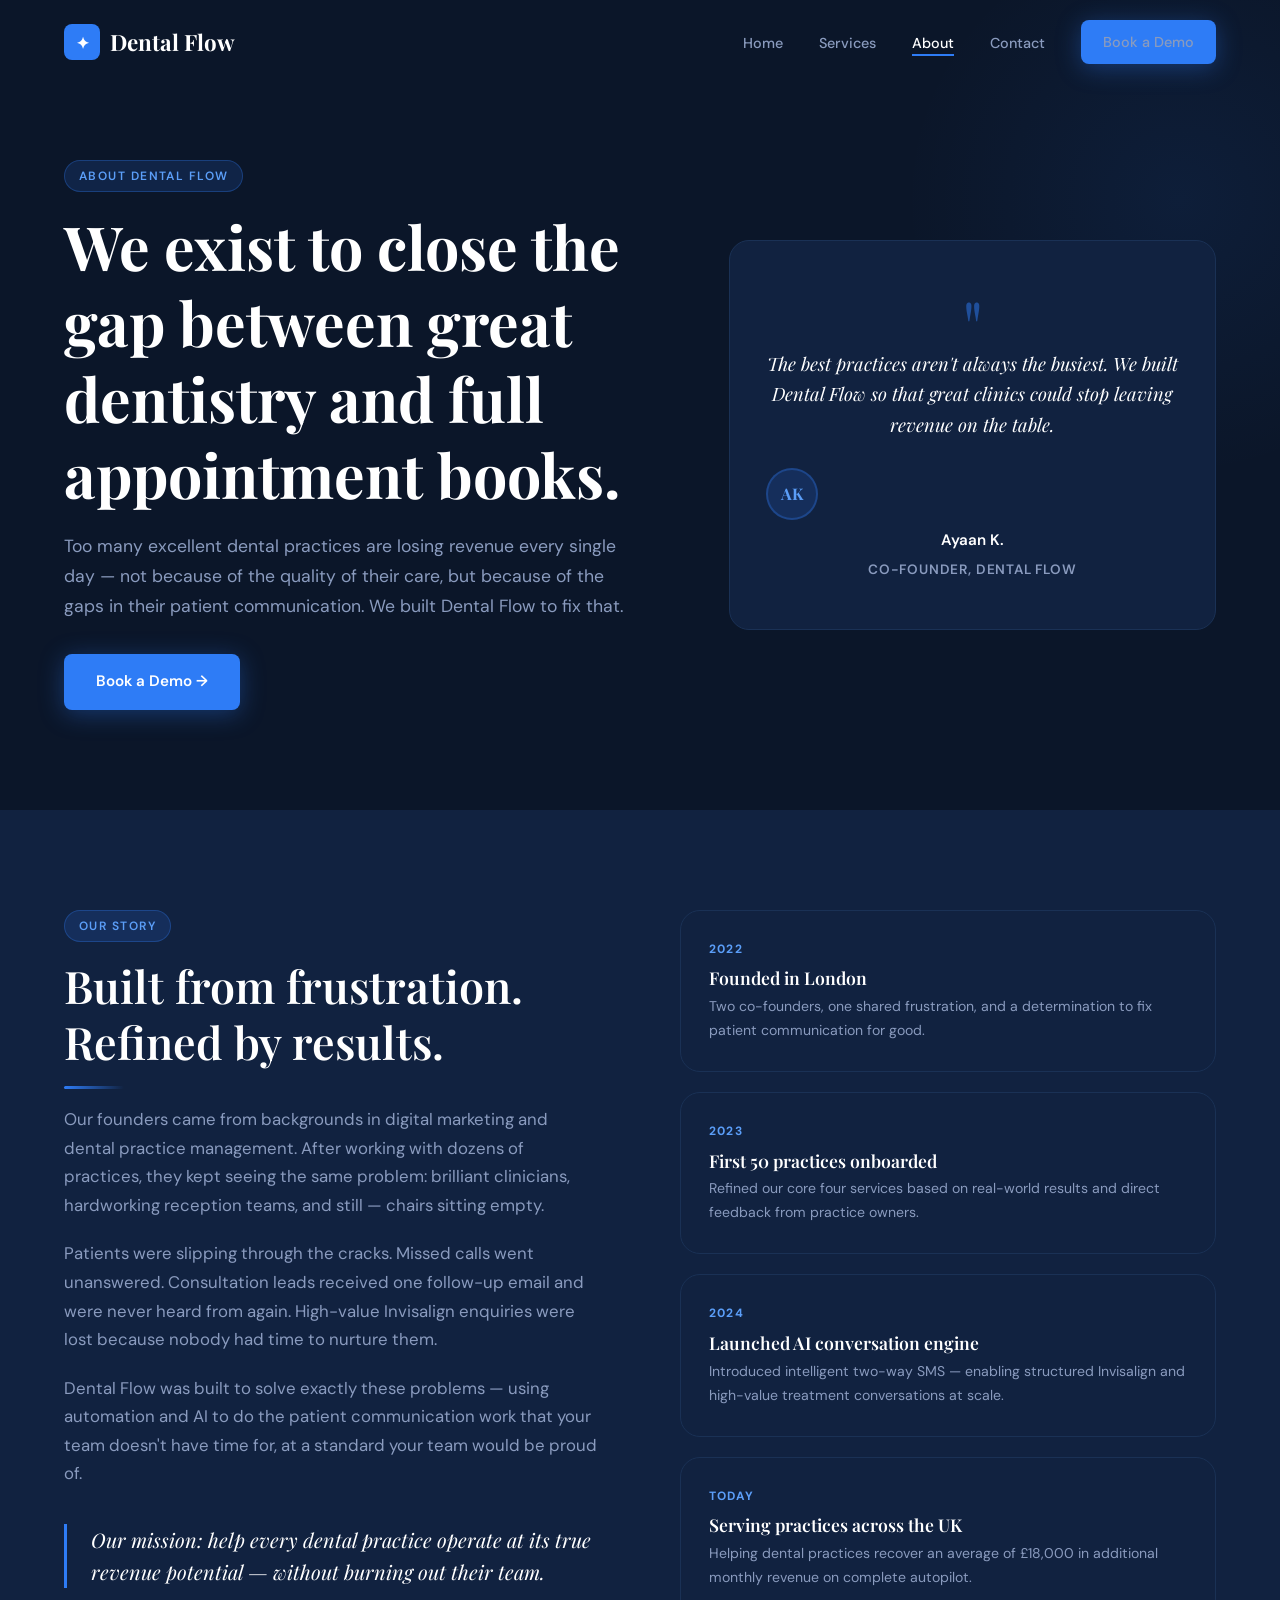
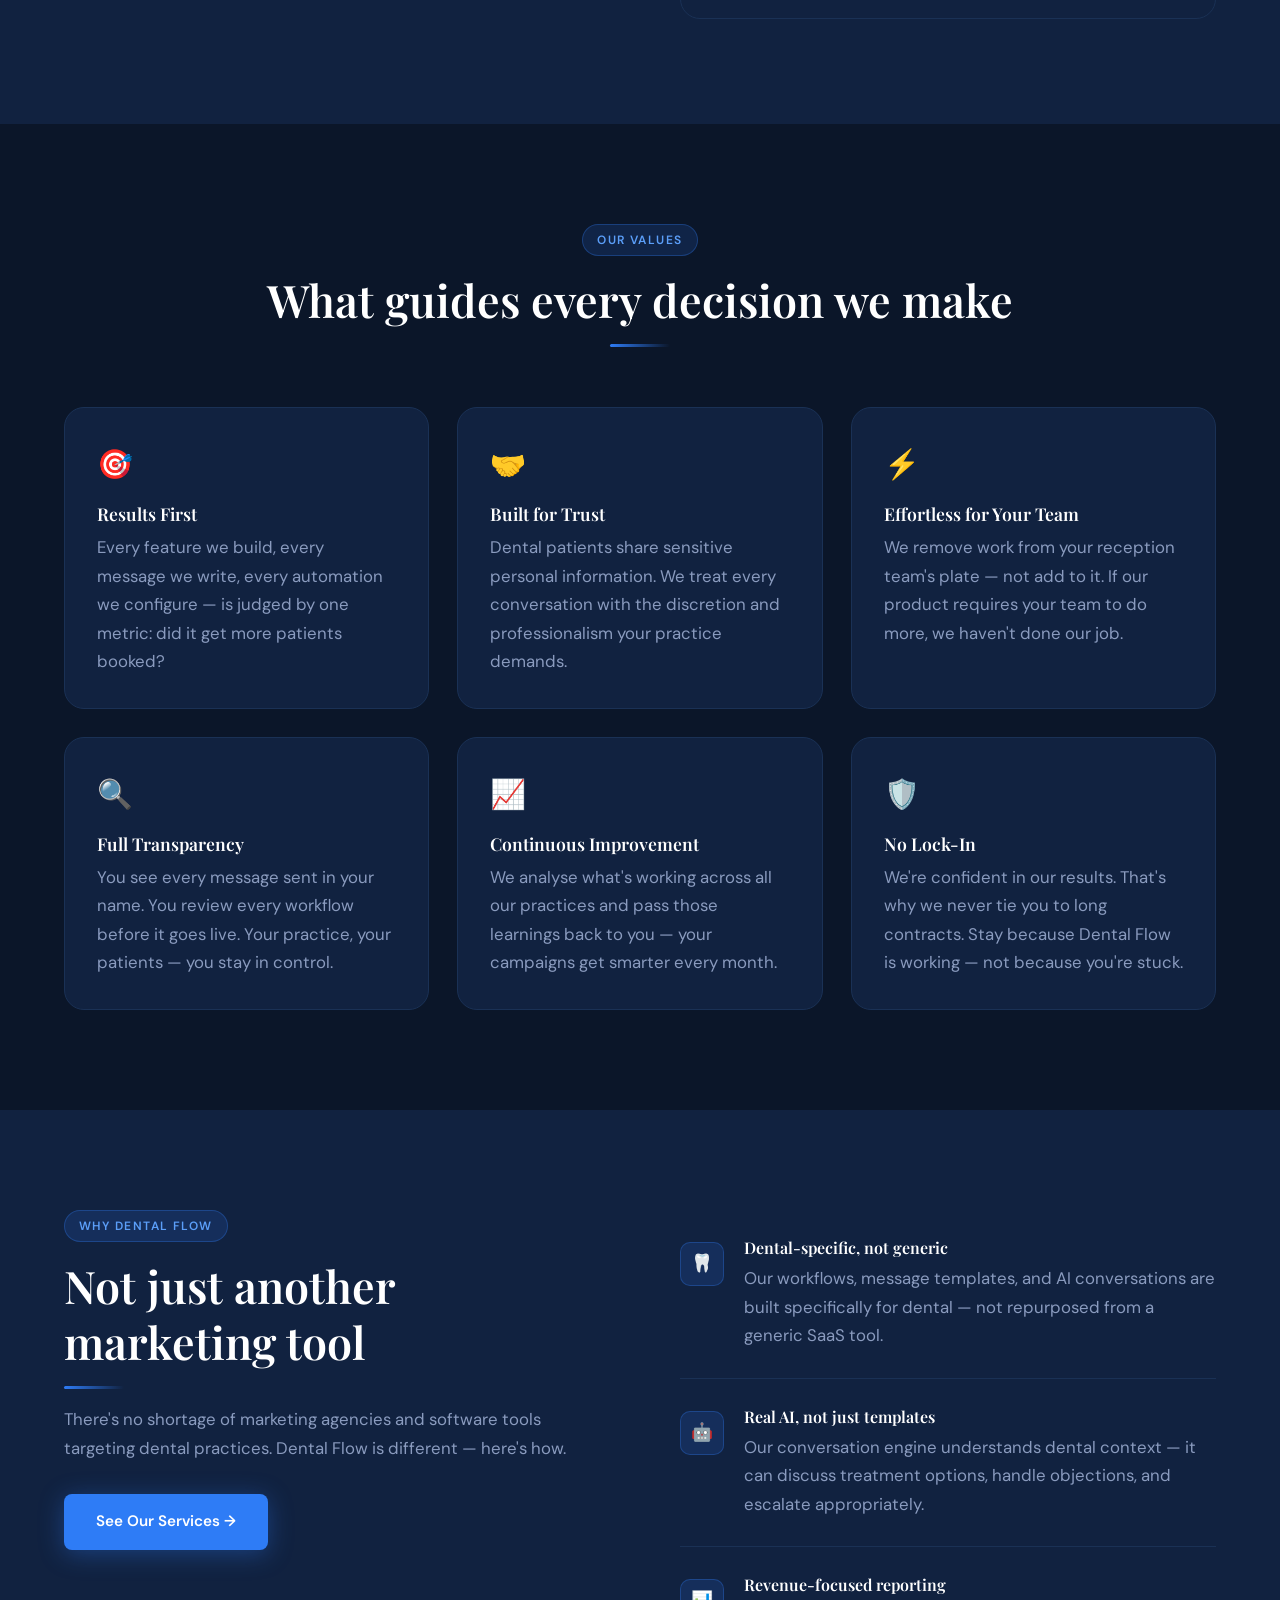
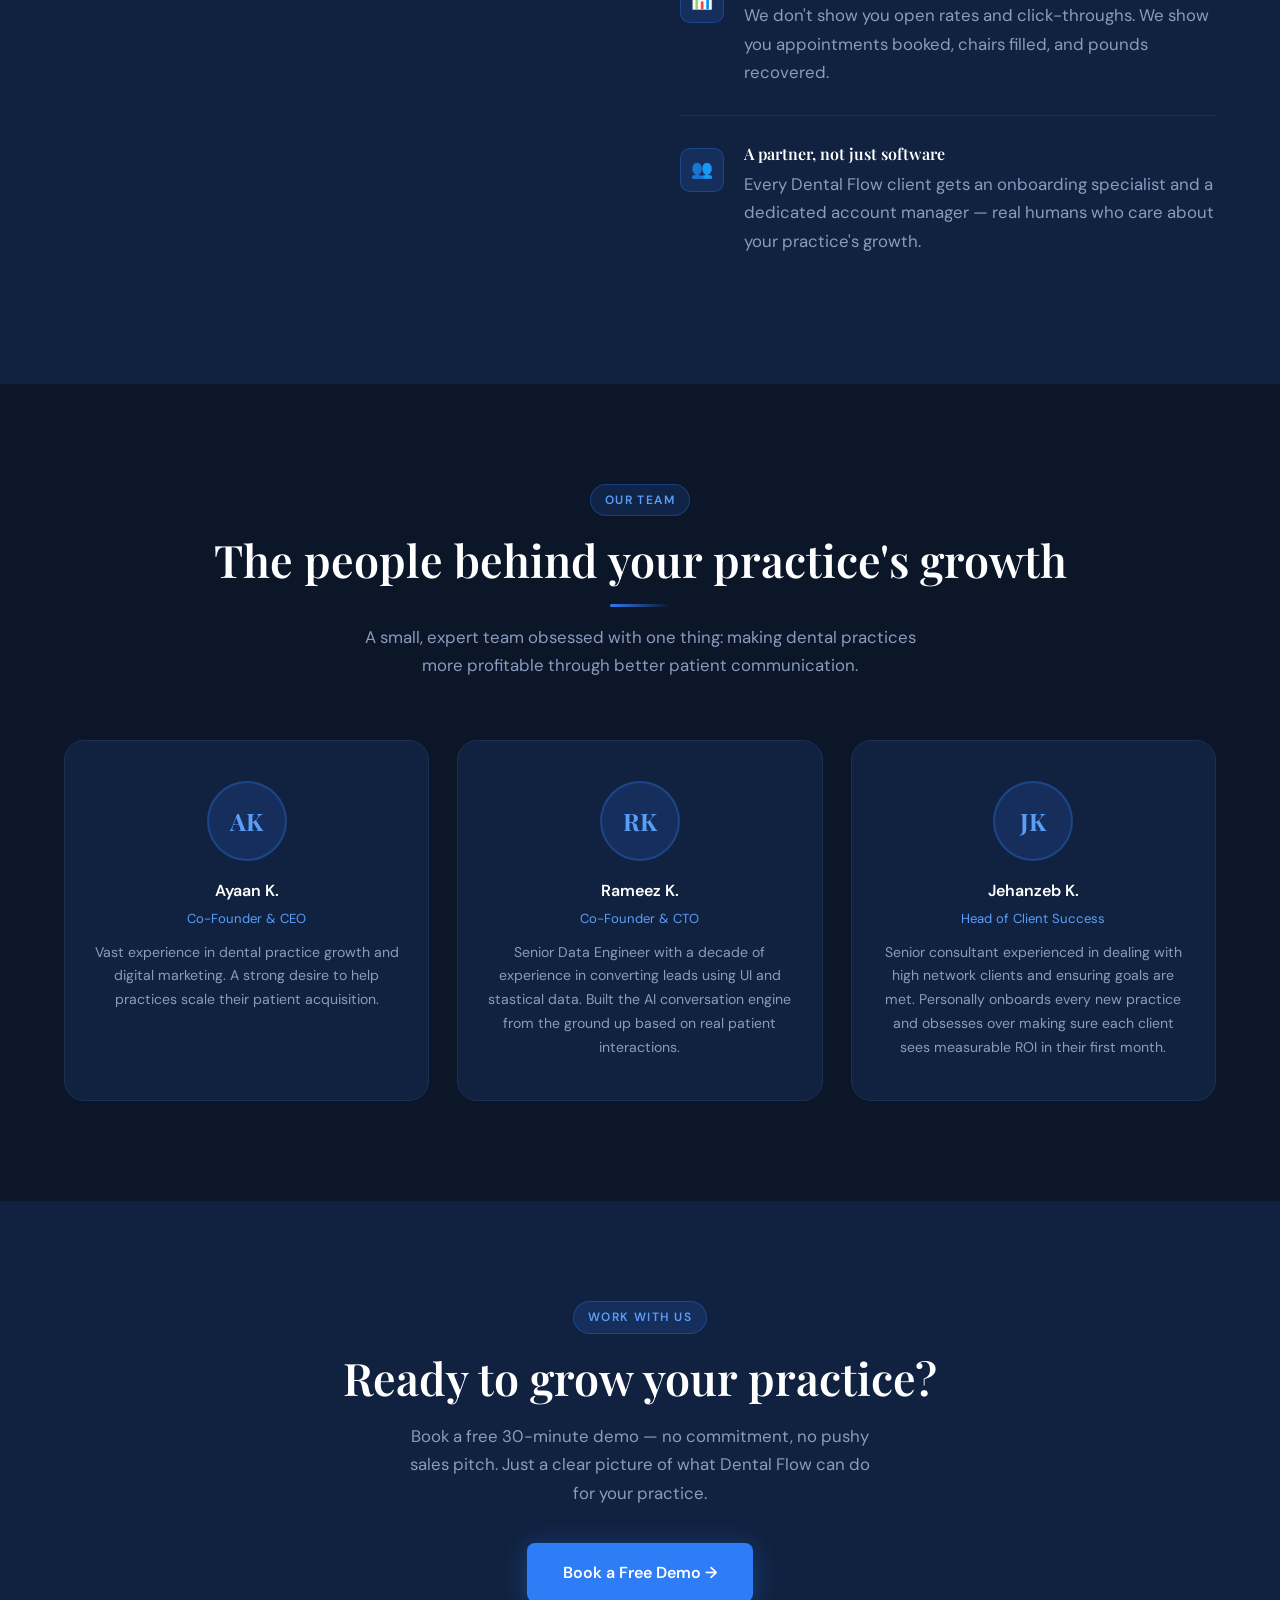
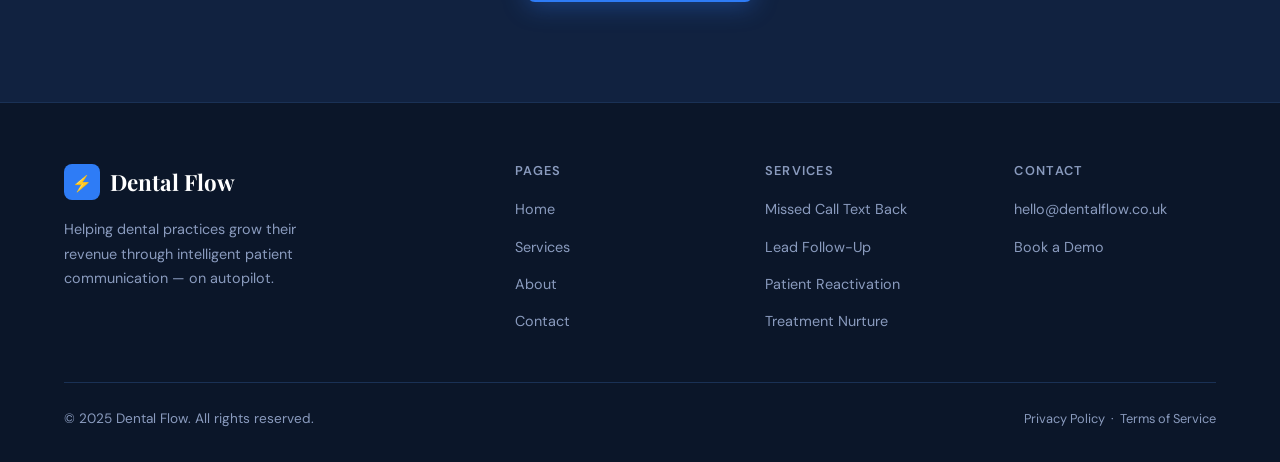
<file: about.html>
<!DOCTYPE html>
<html lang="en">
<head>
  <meta charset="UTF-8" />
  <meta name="viewport" content="width=device-width, initial-scale=1.0" />
  <title>About — Dental Flow</title>
  <meta name="description" content="Learn about Dental Flow — who we are, why we built this, and the values that drive every decision we make for dental practices." />
  <style>
/* ============================================================
   DENTAL FLOW — Global Stylesheet
   Edit colors in :root to rebrand instantly.
   Fonts: Playfair Display (headings) + DM Sans (body)
   ============================================================ */

/* ---------- Google Fonts ---------- */
@import url('https://fonts.googleapis.com/css2?family=Playfair+Display:wght@500;600;700&family=DM+Sans:wght@300;400;500;600&display=swap');

/* ---------- CSS Variables (change these to rebrand) ---------- */
:root {
  --navy:       #0B1629;   /* primary dark background */
  --navy-mid:   #112240;   /* card / section backgrounds */
  --navy-light: #1a3155;   /* borders, subtle dividers */
  --white:      #FFFFFF;
  --off-white:  #F4F7FB;   /* light-page backgrounds */
  --blue:       #2E7CF6;   /* primary accent */
  --blue-soft:  #5B9EF8;   /* lighter accent */
  --blue-glow:  rgba(46,124,246,0.15);
  --text-main:  #E8EDF5;   /* body text on dark */
  --text-muted: #8A9BBE;   /* secondary text on dark */
  --text-dark:  #1C2B45;   /* body text on light */
  --gold:       #C9A84C;   /* optional premium accent */
  --radius:     12px;
  --radius-lg:  20px;
  --shadow:     0 8px 40px rgba(0,0,0,0.25);
  --transition: 0.3s ease;
  --max-w:      1160px;
}

/* ---------- Reset ---------- */
*, *::before, *::after { box-sizing: border-box; margin: 0; padding: 0; }
html { scroll-behavior: smooth; }
body {
  font-family: 'DM Sans', sans-serif;
  font-size: 16px;
  line-height: 1.7;
  background: var(--navy);
  color: var(--text-main);
  -webkit-font-smoothing: antialiased;
}
img { max-width: 100%; display: block; }
a { color: inherit; text-decoration: none; }
ul { list-style: none; }

/* ---------- Typography ---------- */
h1, h2, h3, h4 {
  font-family: 'Playfair Display', serif;
  line-height: 1.25;
  color: var(--white);
}
h1 { font-size: clamp(2.4rem, 5vw, 3.8rem); font-weight: 700; }
h2 { font-size: clamp(1.8rem, 3.5vw, 2.8rem); font-weight: 600; }
h3 { font-size: clamp(1.2rem, 2vw, 1.5rem); font-weight: 600; }
h4 { font-size: 1.1rem; font-weight: 600; }
p { color: var(--text-muted); font-size: 1.05rem; }

/* ---------- Utilities ---------- */
.container {
  width: 90%;
  max-width: var(--max-w);
  margin: 0 auto;
}
.section { padding: 100px 0; }
.section--light {
  background: var(--off-white);
  color: var(--text-dark);
}
.section--light h1,
.section--light h2,
.section--light h3,
.section--light h4 { color: var(--text-dark); }
.section--light p { color: #4a5d7a; }
.section--mid { background: var(--navy-mid); }

.tag {
  display: inline-block;
  font-family: 'DM Sans', sans-serif;
  font-size: 0.75rem;
  font-weight: 600;
  letter-spacing: 0.12em;
  text-transform: uppercase;
  color: var(--blue-soft);
  background: var(--blue-glow);
  border: 1px solid rgba(46,124,246,0.3);
  padding: 5px 14px;
  border-radius: 50px;
  margin-bottom: 16px;
}
.center { text-align: center; }
.grid-2 { display: grid; grid-template-columns: 1fr 1fr; gap: 32px; }
.grid-3 { display: grid; grid-template-columns: repeat(3, 1fr); gap: 28px; }
.grid-4 { display: grid; grid-template-columns: repeat(4, 1fr); gap: 24px; }

/* ---------- Buttons ---------- */
.btn {
  display: inline-flex;
  align-items: center;
  gap: 8px;
  padding: 15px 32px;
  border-radius: 8px;
  font-family: 'DM Sans', sans-serif;
  font-size: 0.95rem;
  font-weight: 600;
  cursor: pointer;
  border: none;
  transition: var(--transition);
  white-space: nowrap;
}
.btn-primary {
  background: var(--blue);
  color: var(--white);
  box-shadow: 0 4px 24px rgba(46,124,246,0.35);
}
.btn-primary:hover {
  background: #1a6ae8;
  box-shadow: 0 6px 32px rgba(46,124,246,0.5);
  transform: translateY(-2px);
}
.btn-outline {
  background: transparent;
  color: var(--white);
  border: 1.5px solid rgba(255,255,255,0.3);
}
.btn-outline:hover {
  border-color: var(--blue-soft);
  color: var(--blue-soft);
  transform: translateY(-2px);
}
.btn-ghost {
  background: transparent;
  color: var(--blue-soft);
  padding: 0;
  font-size: 0.95rem;
}
.btn-ghost:hover { color: var(--white); }

/* ---------- Navigation ---------- */
nav {
  position: fixed;
  top: 0; left: 0; right: 0;
  z-index: 1000;
  padding: 20px 0;
  transition: var(--transition);
}
nav.scrolled {
  background: rgba(11,22,41,0.95);
  backdrop-filter: blur(12px);
  padding: 14px 0;
  box-shadow: 0 2px 30px rgba(0,0,0,0.3);
}
.nav-inner {
  display: flex;
  align-items: center;
  justify-content: space-between;
}

/* LOGO — replace text with <img> tag if you have a logo file */
.logo {
  display: flex;
  align-items: center;
  gap: 10px;
  font-family: 'Playfair Display', serif;
  font-size: 1.4rem;
  font-weight: 700;
  color: var(--white);
}
.logo-icon {
  width: 36px; height: 36px;
  background: var(--blue);
  border-radius: 8px;
  display: flex; align-items: center; justify-content: center;
  font-size: 1rem;
}
.nav-links {
  display: flex;
  align-items: center;
  gap: 36px;
}
.nav-links a {
  font-size: 0.9rem;
  font-weight: 500;
  color: var(--text-muted);
  transition: var(--transition);
  position: relative;
}
.nav-links a::after {
  content: '';
  position: absolute;
  bottom: -4px; left: 0; right: 0;
  height: 2px;
  background: var(--blue);
  transform: scaleX(0);
  transition: var(--transition);
}
.nav-links a:hover { color: var(--white); }
.nav-links a:hover::after { transform: scaleX(1); }
.nav-links a.active { color: var(--white); }
.nav-links a.active::after { transform: scaleX(1); }

/* Mobile hamburger */
.hamburger {
  display: none;
  flex-direction: column;
  gap: 5px;
  cursor: pointer;
  padding: 4px;
  background: none;
  border: none;
}
.hamburger span {
  display: block;
  width: 24px; height: 2px;
  background: var(--white);
  transition: var(--transition);
  border-radius: 2px;
}
.hamburger.open span:nth-child(1) { transform: translateY(7px) rotate(45deg); }
.hamburger.open span:nth-child(2) { opacity: 0; }
.hamburger.open span:nth-child(3) { transform: translateY(-7px) rotate(-45deg); }

/* ---------- Cards ---------- */
.card {
  background: var(--navy-mid);
  border: 1px solid var(--navy-light);
  border-radius: var(--radius-lg);
  padding: 36px 30px;
  transition: var(--transition);
}
.card:hover {
  border-color: rgba(46,124,246,0.4);
  box-shadow: 0 8px 40px rgba(46,124,246,0.12);
  transform: translateY(-4px);
}
.card-icon {
  width: 52px; height: 52px;
  border-radius: 12px;
  background: var(--blue-glow);
  border: 1px solid rgba(46,124,246,0.3);
  display: flex; align-items: center; justify-content: center;
  font-size: 1.4rem;
  margin-bottom: 20px;
}
.card h3 { margin-bottom: 10px; }
.card p { font-size: 0.95rem; }

/* ---------- Section Headers ---------- */
.section-header { margin-bottom: 60px; }
.section-header h2 { margin-bottom: 16px; }
.section-header p { font-size: 1.05rem; max-width: 560px; }
.section-header.center p { margin: 0 auto; }

/* ---------- Divider line ---------- */
.divider {
  width: 60px; height: 3px;
  background: linear-gradient(90deg, var(--blue), transparent);
  border-radius: 3px;
  margin: 16px 0;
}
.center .divider { margin: 16px auto; }

/* ---------- Footer ---------- */
footer {
  background: var(--navy);
  border-top: 1px solid var(--navy-light);
  padding: 60px 0 32px;
}
.footer-grid {
  display: grid;
  grid-template-columns: 2fr 1fr 1fr 1fr;
  gap: 48px;
  margin-bottom: 48px;
}
.footer-brand p {
  font-size: 0.9rem;
  margin: 16px 0 24px;
  max-width: 260px;
}
.footer-col h4 {
  font-family: 'DM Sans', sans-serif;
  font-size: 0.8rem;
  font-weight: 600;
  letter-spacing: 0.1em;
  text-transform: uppercase;
  color: var(--text-muted);
  margin-bottom: 16px;
}
.footer-col ul { display: flex; flex-direction: column; gap: 10px; }
.footer-col ul li a {
  font-size: 0.9rem;
  color: var(--text-muted);
  transition: var(--transition);
}
.footer-col ul li a:hover { color: var(--blue-soft); }
.footer-bottom {
  padding-top: 24px;
  border-top: 1px solid var(--navy-light);
  display: flex;
  align-items: center;
  justify-content: space-between;
  flex-wrap: wrap;
  gap: 12px;
}
.footer-bottom p { font-size: 0.85rem; }

/* ---------- Animations ---------- */
@keyframes fadeUp {
  from { opacity: 0; transform: translateY(28px); }
  to   { opacity: 1; transform: translateY(0); }
}
@keyframes fadeIn {
  from { opacity: 0; }
  to   { opacity: 1; }
}
@keyframes pulse-dot {
  0%, 100% { transform: scale(1); opacity: 1; }
  50%       { transform: scale(1.3); opacity: 0.6; }
}
.animate-up { animation: fadeUp 0.7s ease forwards; }
.animate-in { animation: fadeIn 0.6s ease forwards; }
[data-animate] { opacity: 0; transform: translateY(24px); transition: opacity 0.6s ease, transform 0.6s ease; }
[data-animate].visible { opacity: 1; transform: translateY(0); }

/* ---------- Form Elements ---------- */
.form-group { display: flex; flex-direction: column; gap: 6px; }
.form-group label {
  font-size: 0.85rem;
  font-weight: 600;
  color: var(--text-muted);
  letter-spacing: 0.04em;
}
.form-group input,
.form-group textarea,
.form-group select {
  background: var(--navy-mid);
  border: 1px solid var(--navy-light);
  border-radius: 8px;
  padding: 13px 16px;
  color: var(--white);
  font-family: 'DM Sans', sans-serif;
  font-size: 0.95rem;
  transition: var(--transition);
  outline: none;
  width: 100%;
}
.form-group input:focus,
.form-group textarea:focus,
.form-group select:focus {
  border-color: var(--blue);
  box-shadow: 0 0 0 3px var(--blue-glow);
}
.form-group textarea { resize: vertical; min-height: 120px; }
.form-group select option { background: var(--navy-mid); }
.form-row { display: grid; grid-template-columns: 1fr 1fr; gap: 20px; }

/* ---------- Responsive ---------- */
@media (max-width: 1024px) {
  .grid-4 { grid-template-columns: repeat(2, 1fr); }
  .footer-grid { grid-template-columns: 1fr 1fr; gap: 36px; }
}
@media (max-width: 768px) {
  .section { padding: 72px 0; }
  .grid-2, .grid-3, .grid-4 { grid-template-columns: 1fr; }
  .form-row { grid-template-columns: 1fr; }
  .nav-links {
    display: none;
    position: fixed;
    top: 0; left: 0; right: 0; bottom: 0;
    background: var(--navy);
    flex-direction: column;
    justify-content: center;
    align-items: center;
    gap: 36px;
    z-index: 999;
  }
  .nav-links.open { display: flex; }
  .nav-links a { font-size: 1.3rem; }
  .hamburger { display: flex; z-index: 1001; }
  .footer-grid { grid-template-columns: 1fr; gap: 32px; }
  .footer-bottom { flex-direction: column; text-align: center; }
}

  </style>

  <style>
    .page-hero {
      padding: 160px 0 100px;
      position: relative;
      overflow: hidden;
    }
    .page-hero::before {
      content: '';
      position: absolute;
      top: -100px; right: -200px;
      width: 600px; height: 600px;
      background: radial-gradient(circle, rgba(46,124,246,0.08) 0%, transparent 65%);
      pointer-events: none;
    }
    .page-hero-inner {
      display: grid;
      grid-template-columns: 1.2fr 1fr;
      gap: 80px;
      align-items: center;
    }
    .page-hero h1 { margin-bottom: 20px; }
    .page-hero p { font-size: 1.1rem; margin-bottom: 32px; }

    /* Mission statement pull-quote */
    .mission-quote {
      border-left: 3px solid var(--blue);
      padding-left: 24px;
      margin: 36px 0;
    }
    .mission-quote p {
      font-family: 'Playfair Display', serif;
      font-size: 1.25rem;
      font-style: italic;
      color: var(--white);
      line-height: 1.6;
    }

    /* Story section */
    .story-grid {
      display: grid;
      grid-template-columns: 1fr 1fr;
      gap: 80px;
      align-items: start;
    }
    .story-visual {
      background: var(--navy-mid);
      border: 1px solid var(--navy-light);
      border-radius: var(--radius-lg);
      padding: 48px 36px;
      text-align: center;
    }
    .big-quote {
      font-family: 'Playfair Display', serif;
      font-size: 4.5rem;
      line-height: 1;
      color: var(--blue);
      opacity: 0.5;
      margin-bottom: -12px;
    }
    .story-visual p {
      font-family: 'Playfair Display', serif;
      font-style: italic;
      font-size: 1.15rem;
      color: var(--white);
      line-height: 1.65;
      margin-bottom: 28px;
    }
    .story-name {
      font-size: 0.85rem;
      font-weight: 600;
      color: var(--text-muted);
      letter-spacing: 0.06em;
      text-transform: uppercase;
    }

    /* Values grid */
    .value-card {
      background: var(--navy-mid);
      border: 1px solid var(--navy-light);
      border-radius: var(--radius-lg);
      padding: 32px;
    }
    .value-card:hover {
      border-color: rgba(46,124,246,0.35);
    }
    .value-icon { font-size: 1.8rem; margin-bottom: 14px; }
    .value-card h3 { font-size: 1.1rem; margin-bottom: 8px; }

    /* Team section */
    .team-grid {
      display: grid;
      grid-template-columns: repeat(3, 1fr);
      gap: 28px;
    }
    .team-card {
      text-align: center;
      background: var(--navy-mid);
      border: 1px solid var(--navy-light);
      border-radius: var(--radius-lg);
      padding: 40px 28px;
      transition: var(--transition);
    }
    .team-card:hover {
      border-color: rgba(46,124,246,0.35);
      transform: translateY(-4px);
    }
    /* Replace .team-photo with an <img> tag for real team photos */
    .team-photo {
      width: 80px; height: 80px;
      border-radius: 50%;
      background: var(--blue-glow);
      border: 2px solid rgba(46,124,246,0.3);
      margin: 0 auto 16px;
      display: flex; align-items: center; justify-content: center;
      font-family: 'Playfair Display', serif;
      font-size: 1.5rem;
      font-weight: 700;
      color: var(--blue-soft);
    }
    .team-name { font-weight: 600; color: var(--white); margin-bottom: 4px; }
    .team-role { font-size: 0.82rem; color: var(--blue-soft); margin-bottom: 10px; }
    .team-card p { font-size: 0.88rem; }

    /* Difference items */
    .diff-list { display: flex; flex-direction: column; gap: 0; }
    .diff-item {
      display: grid;
      grid-template-columns: 44px 1fr;
      gap: 20px;
      align-items: start;
      padding: 28px 0;
      border-bottom: 1px solid var(--navy-light);
    }
    .diff-item:last-child { border-bottom: none; }
    .diff-icon {
      width: 44px; height: 44px;
      background: var(--blue-glow);
      border: 1px solid rgba(46,124,246,0.3);
      border-radius: 10px;
      display: flex; align-items: center; justify-content: center;
      font-size: 1.1rem;
      flex-shrink: 0;
      margin-top: 4px;
    }
    .diff-item h3 { font-size: 1rem; margin-bottom: 6px; }

    @media (max-width: 900px) {
      .page-hero-inner, .story-grid { grid-template-columns: 1fr; gap: 48px; }
      .team-grid { grid-template-columns: 1fr 1fr; }
    }
    @media (max-width: 600px) {
      .team-grid { grid-template-columns: 1fr; }
    }
  </style>
</head>
<body>

  <!-- NAV -->
  <nav id="navbar">
    <div class="container nav-inner">
      <a href="index.html" class="logo">
  <span class="logo-icon">✦</span>
  <span>Dental Flow</span>
</a>
      <ul class="nav-links" id="nav-links">
        <li><a href="index.html">Home</a></li>
        <li><a href="services.html">Services</a></li>
        <li><a href="about.html">About</a></li>
        <li><a href="contact.html">Contact</a></li>
        <li><a href="contact.html" class="btn btn-primary" style="padding:10px 22px;">Book a Demo</a></li>
      </ul>
      <button class="hamburger" id="hamburger" aria-label="Toggle menu">
        <span></span><span></span><span></span>
      </button>
    </div>
  </nav>

  <!-- PAGE HERO -->
  <section class="page-hero">
    <div class="container">
      <div class="page-hero-inner">
        <div data-animate>
          <div class="tag">About Dental Flow</div>
          <h1>We exist to close the gap between great dentistry and full appointment books.</h1>
          <p>Too many excellent dental practices are losing revenue every single day — not because of the quality of their care, but because of the gaps in their patient communication. We built Dental Flow to fix that.</p>
          <a href="contact.html" class="btn btn-primary">Book a Demo →</a>
        </div>
        <div class="story-visual" data-animate data-delay="2">
          <div class="big-quote">"</div>
          <p>The best practices aren't always the busiest. We built Dental Flow so that great clinics could stop leaving revenue on the table.</p>
          <div class="team-photo" style="width:52px;height:52px;font-size:1rem;margin:0 0 8px;">
            <!-- Replace with founder photo -->
            AK
          </div>
          <div class="team-name" style="font-size:0.95rem;">Ayaan K.</div>
          <div class="story-name">Co-founder, Dental Flow</div>
        </div>
      </div>
    </div>
  </section>

  <!-- OUR STORY -->
  <section class="section section--mid">
    <div class="container">
      <div class="story-grid">
        <div data-animate>
          <div class="tag">Our Story</div>
          <h2>Built from frustration. Refined by results.</h2>
          <div class="divider"></div>
          <p style="margin-bottom:20px;">Our founders came from backgrounds in digital marketing and dental practice management. After working with dozens of practices, they kept seeing the same problem: brilliant clinicians, hardworking reception teams, and still — chairs sitting empty.</p>
          <p style="margin-bottom:20px;">Patients were slipping through the cracks. Missed calls went unanswered. Consultation leads received one follow-up email and were never heard from again. High-value Invisalign enquiries were lost because nobody had time to nurture them.</p>
          <p>Dental Flow was built to solve exactly these problems — using automation and AI to do the patient communication work that your team doesn't have time for, at a standard your team would be proud of.</p>
          <div class="mission-quote">
            <p>Our mission: help every dental practice operate at its true revenue potential — without burning out their team.</p>
          </div>
        </div>
        <div style="display:flex; flex-direction:column; gap:20px;" data-animate data-delay="2">
          <!-- Timeline of milestones — update with real dates -->
          <div class="card" style="padding:28px;">
            <div style="font-size:0.75rem;font-weight:700;letter-spacing:0.1em;text-transform:uppercase;color:var(--blue-soft);margin-bottom:8px;">2022</div>
            <h4 style="margin-bottom:6px;">Founded in London</h4>
            <p style="font-size:0.88rem;">Two co-founders, one shared frustration, and a determination to fix patient communication for good.</p>
          </div>
          <div class="card" style="padding:28px;">
            <div style="font-size:0.75rem;font-weight:700;letter-spacing:0.1em;text-transform:uppercase;color:var(--blue-soft);margin-bottom:8px;">2023</div>
            <h4 style="margin-bottom:6px;">First 50 practices onboarded</h4>
            <p style="font-size:0.88rem;">Refined our core four services based on real-world results and direct feedback from practice owners.</p>
          </div>
          <div class="card" style="padding:28px;">
            <div style="font-size:0.75rem;font-weight:700;letter-spacing:0.1em;text-transform:uppercase;color:var(--blue-soft);margin-bottom:8px;">2024</div>
            <h4 style="margin-bottom:6px;">Launched AI conversation engine</h4>
            <p style="font-size:0.88rem;">Introduced intelligent two-way SMS — enabling structured Invisalign and high-value treatment conversations at scale.</p>
          </div>
          <div class="card" style="padding:28px;">
            <div style="font-size:0.75rem;font-weight:700;letter-spacing:0.1em;text-transform:uppercase;color:var(--blue-soft);margin-bottom:8px;">Today</div>
            <h4 style="margin-bottom:6px;">Serving practices across the UK</h4>
            <p style="font-size:0.88rem;">Helping dental practices recover an average of £18,000 in additional monthly revenue on complete autopilot.</p>
          </div>
        </div>
      </div>
    </div>
  </section>

  <!-- OUR VALUES -->
  <section class="section">
    <div class="container">
      <div class="section-header center">
        <div class="tag">Our Values</div>
        <h2>What guides every decision we make</h2>
        <div class="divider"></div>
      </div>
      <div class="grid-3">
        <div class="value-card" data-animate data-delay="1">
          <div class="value-icon">🎯</div>
          <h3>Results First</h3>
          <p>Every feature we build, every message we write, every automation we configure — is judged by one metric: did it get more patients booked?</p>
        </div>
        <div class="value-card" data-animate data-delay="2">
          <div class="value-icon">🤝</div>
          <h3>Built for Trust</h3>
          <p>Dental patients share sensitive personal information. We treat every conversation with the discretion and professionalism your practice demands.</p>
        </div>
        <div class="value-card" data-animate data-delay="3">
          <div class="value-icon">⚡</div>
          <h3>Effortless for Your Team</h3>
          <p>We remove work from your reception team's plate — not add to it. If our product requires your team to do more, we haven't done our job.</p>
        </div>
        <div class="value-card" data-animate data-delay="1">
          <div class="value-icon">🔍</div>
          <h3>Full Transparency</h3>
          <p>You see every message sent in your name. You review every workflow before it goes live. Your practice, your patients — you stay in control.</p>
        </div>
        <div class="value-card" data-animate data-delay="2">
          <div class="value-icon">📈</div>
          <h3>Continuous Improvement</h3>
          <p>We analyse what's working across all our practices and pass those learnings back to you — your campaigns get smarter every month.</p>
        </div>
        <div class="value-card" data-animate data-delay="3">
          <div class="value-icon">🛡️</div>
          <h3>No Lock-In</h3>
          <p>We're confident in our results. That's why we never tie you to long contracts. Stay because Dental Flow is working — not because you're stuck.</p>
        </div>
      </div>
    </div>
  </section>

  <!-- WHAT MAKES US DIFFERENT -->
  <section class="section section--mid">
    <div class="container">
      <div class="grid-2" style="gap:80px; align-items:start;">
        <div data-animate>
          <div class="tag">Why Dental Flow</div>
          <h2>Not just another marketing tool</h2>
          <div class="divider"></div>
          <p style="margin-bottom:32px;">There's no shortage of marketing agencies and software tools targeting dental practices. Dental Flow is different — here's how.</p>
          <a href="services.html" class="btn btn-primary">See Our Services →</a>
        </div>
        <div class="diff-list" data-animate data-delay="2">
          <div class="diff-item">
            <div class="diff-icon">🦷</div>
            <div>
              <h3>Dental-specific, not generic</h3>
              <p>Our workflows, message templates, and AI conversations are built specifically for dental — not repurposed from a generic SaaS tool.</p>
            </div>
          </div>
          <div class="diff-item">
            <div class="diff-icon">🤖</div>
            <div>
              <h3>Real AI, not just templates</h3>
              <p>Our conversation engine understands dental context — it can discuss treatment options, handle objections, and escalate appropriately.</p>
            </div>
          </div>
          <div class="diff-item">
            <div class="diff-icon">📊</div>
            <div>
              <h3>Revenue-focused reporting</h3>
              <p>We don't show you open rates and click-throughs. We show you appointments booked, chairs filled, and pounds recovered.</p>
            </div>
          </div>
          <div class="diff-item">
            <div class="diff-icon">👥</div>
            <div>
              <h3>A partner, not just software</h3>
              <p>Every Dental Flow client gets an onboarding specialist and a dedicated account manager — real humans who care about your practice's growth.</p>
            </div>
          </div>
        </div>
      </div>
    </div>
  </section>

  <!-- TEAM SECTION -->
  <!-- Replace placeholder initials/names/roles with your real team details -->
  <section class="section">
    <div class="container">
      <div class="section-header center">
        <div class="tag">Our Team</div>
        <h2>The people behind your practice's growth</h2>
        <div class="divider"></div>
        <p>A small, expert team obsessed with one thing: making dental practices more profitable through better patient communication.</p>
      </div>
      <div class="team-grid">
        <div class="team-card" data-animate data-delay="1">
          <!-- Replace .team-photo div with <img src="images/james.jpg" ...> for real photos -->
          <div class="team-photo">AK</div>
          <div class="team-name">Ayaan K.</div>
          <div class="team-role">Co-Founder & CEO</div>
          <p>Vast experience in dental practice growth and digital marketing. A strong desire to help practices scale their patient acquisition.</p>
        </div>
        <div class="team-card" data-animate data-delay="2">
          <div class="team-photo">RK</div>
          <div class="team-name">Rameez K.</div>
          <div class="team-role">Co-Founder & CTO</div>
          <p>Senior Data Engineer with a decade of experience in converting leads using UI and stastical data. Built the AI conversation engine from the ground up based on real patient interactions.</p>
        </div>
        <div class="team-card" data-animate data-delay="3">
          <div class="team-photo">JK</div>
          <div class="team-name">Jehanzeb K.</div>
          <div class="team-role">Head of Client Success</div>
          <p>Senior consultant experienced in dealing with high network clients and ensuring goals are met. Personally onboards every new practice and obsesses over making sure each client sees measurable ROI in their first month.</p>
        </div>
      </div>
    </div>
  </section>

  <!-- CTA -->
  <section class="section section--mid">
    <div class="container" style="text-align:center;">
      <div class="tag">Work With Us</div>
      <h2>Ready to grow your practice?</h2>
      <p style="max-width:460px;margin:16px auto 36px;">Book a free 30-minute demo — no commitment, no pushy sales pitch. Just a clear picture of what Dental Flow can do for your practice.</p>
      <a href="contact.html" class="btn btn-primary" style="font-size:1rem;padding:16px 36px;">Book a Free Demo →</a>
    </div>
  </section>

  <!-- FOOTER -->
  <footer>
    <div class="container">
      <div class="footer-grid">
        <div class="footer-brand">
          <a href="index.html" class="logo"><div class="logo-icon">⚡</div>Dental Flow</a>
          <p>Helping dental practices grow their revenue through intelligent patient communication — on autopilot.</p>
        </div>
        <div class="footer-col">
          <h4>Pages</h4>
          <ul>
            <li><a href="index.html">Home</a></li>
            <li><a href="services.html">Services</a></li>
            <li><a href="about.html">About</a></li>
            <li><a href="contact.html">Contact</a></li>
          </ul>
        </div>
        <div class="footer-col">
          <h4>Services</h4>
          <ul>
            <li><a href="services.html#missed-call">Missed Call Text Back</a></li>
            <li><a href="services.html#lead-followup">Lead Follow-Up</a></li>
            <li><a href="services.html#reactivation">Patient Reactivation</a></li>
            <li><a href="services.html#treatment-nurture">Treatment Nurture</a></li>
          </ul>
        </div>
        <div class="footer-col">
          <h4>Contact</h4>
          <ul>
            <li><a href="mailto:hello@dentalflow.co.uk">hello@dentalflow.co.uk</a></li>
            <li><a href="contact.html">Book a Demo</a></li>
          </ul>
        </div>
      </div>
      <div class="footer-bottom">
        <p>© 2025 Dental Flow. All rights reserved.</p>
        <p style="font-size:0.8rem;">
          <a href="#" style="color:var(--text-muted);">Privacy Policy</a> &nbsp;·&nbsp;
          <a href="#" style="color:var(--text-muted);">Terms of Service</a>
        </p>
      </div>
    </div>
  </footer>
  <script>
/* ============================================================
   DENTAL FLOW — Global JavaScript
   Covers: sticky nav, mobile menu, scroll animations,
           FAQ accordion, form validation, counter animation
   ============================================================ */

/* ---- Sticky Navigation ---- */
// Adds 'scrolled' class to <nav> after user scrolls 50px
const nav = document.getElementById('navbar');
window.addEventListener('scroll', () => {
  if (window.scrollY > 50) {
    nav.classList.add('scrolled');
  } else {
    nav.classList.remove('scrolled');
  }
});

/* ---- Mobile Menu Toggle ---- */
// Toggles open/close of the mobile nav overlay
const hamburger = document.getElementById('hamburger');
const navLinks  = document.getElementById('nav-links');

if (hamburger && navLinks) {
  hamburger.addEventListener('click', () => {
    hamburger.classList.toggle('open');
    navLinks.classList.toggle('open');
    // Prevent body scroll when menu is open
    document.body.style.overflow = navLinks.classList.contains('open') ? 'hidden' : '';
  });

  // Close menu when a nav link is clicked
  navLinks.querySelectorAll('a').forEach(link => {
    link.addEventListener('click', () => {
      hamburger.classList.remove('open');
      navLinks.classList.remove('open');
      document.body.style.overflow = '';
    });
  });
}

/* ---- Scroll-Triggered Animations ---- */
// Elements with [data-animate] fade up when they enter the viewport
const animatedEls = document.querySelectorAll('[data-animate]');
const observer = new IntersectionObserver(
  (entries) => {
    entries.forEach((entry, i) => {
      if (entry.isIntersecting) {
        // Stagger delay for groups of cards
        const delay = entry.target.dataset.delay || 0;
        setTimeout(() => {
          entry.target.classList.add('visible');
        }, delay * 100);
        observer.unobserve(entry.target);
      }
    });
  },
  { threshold: 0.12 }
);
animatedEls.forEach(el => observer.observe(el));

/* ---- FAQ Accordion ---- */
// Click a question to expand/collapse its answer
const faqItems = document.querySelectorAll('.faq-item');
faqItems.forEach(item => {
  const question = item.querySelector('.faq-question');
  if (question) {
    question.addEventListener('click', () => {
      const isOpen = item.classList.contains('open');
      // Close all other open items
      faqItems.forEach(i => i.classList.remove('open'));
      // Toggle current
      if (!isOpen) item.classList.add('open');
    });
  }
});

/* ---- Animated Number Counters ---- */
// Elements with class .counter and a data-target value will count up
function animateCounter(el) {
  const target   = parseInt(el.dataset.target, 10);
  const duration = 1800; // ms
  const step     = target / (duration / 16);
  let current    = 0;
  const timer = setInterval(() => {
    current += step;
    if (current >= target) {
      current = target;
      clearInterval(timer);
    }
    el.textContent = Math.floor(current).toLocaleString() + (el.dataset.suffix || '');
  }, 16);
}
const counterEls = document.querySelectorAll('.counter');
const counterObserver = new IntersectionObserver(entries => {
  entries.forEach(entry => {
    if (entry.isIntersecting) {
      animateCounter(entry.target);
      counterObserver.unobserve(entry.target);
    }
  });
}, { threshold: 0.5 });
counterEls.forEach(el => counterObserver.observe(el));

/* ---- Contact Form Validation ---- */
// Basic client-side validation — swap for real submission logic as needed
const contactForm = document.getElementById('contact-form');
if (contactForm) {
  contactForm.addEventListener('submit', (e) => {
    e.preventDefault();
    const name    = contactForm.querySelector('#name');
    const email   = contactForm.querySelector('#email');
    const message = contactForm.querySelector('#message');
    let valid = true;

    // Clear previous errors
    contactForm.querySelectorAll('.field-error').forEach(el => el.remove());

    function showError(field, msg) {
      field.style.borderColor = '#e74c3c';
      const err = document.createElement('span');
      err.className = 'field-error';
      err.style.cssText = 'color:#e74c3c;font-size:0.8rem;margin-top:4px;display:block;';
      err.textContent = msg;
      field.parentNode.appendChild(err);
      valid = false;
    }

    if (!name.value.trim())           showError(name, 'Please enter your name.');
    if (!email.value.includes('@'))   showError(email, 'Please enter a valid email.');
    if (!message.value.trim())        showError(message, 'Please add a message.');

    if (valid) {
      // ---- Replace this block with your real form submission (e.g. fetch to API) ----
      const btn = contactForm.querySelector('button[type="submit"]');
      btn.textContent = '✓ Message Sent!';
      btn.style.background = '#27ae60';
      btn.disabled = true;
      contactForm.reset();
      setTimeout(() => {
        btn.textContent = 'Send Message';
        btn.style.background = '';
        btn.disabled = false;
      }, 4000);
    }
  });
}

/* ---- Active Nav Link Highlight ---- */
// Highlights the nav link matching the current page
const currentPath = window.location.pathname.split('/').pop() || 'index.html';
document.querySelectorAll('.nav-links a').forEach(link => {
  const href = link.getAttribute('href');
  if (href === currentPath || (currentPath === '' && href === 'index.html')) {
    link.classList.add('active');
  }
});

  </script>
</body>
</html>
</file>
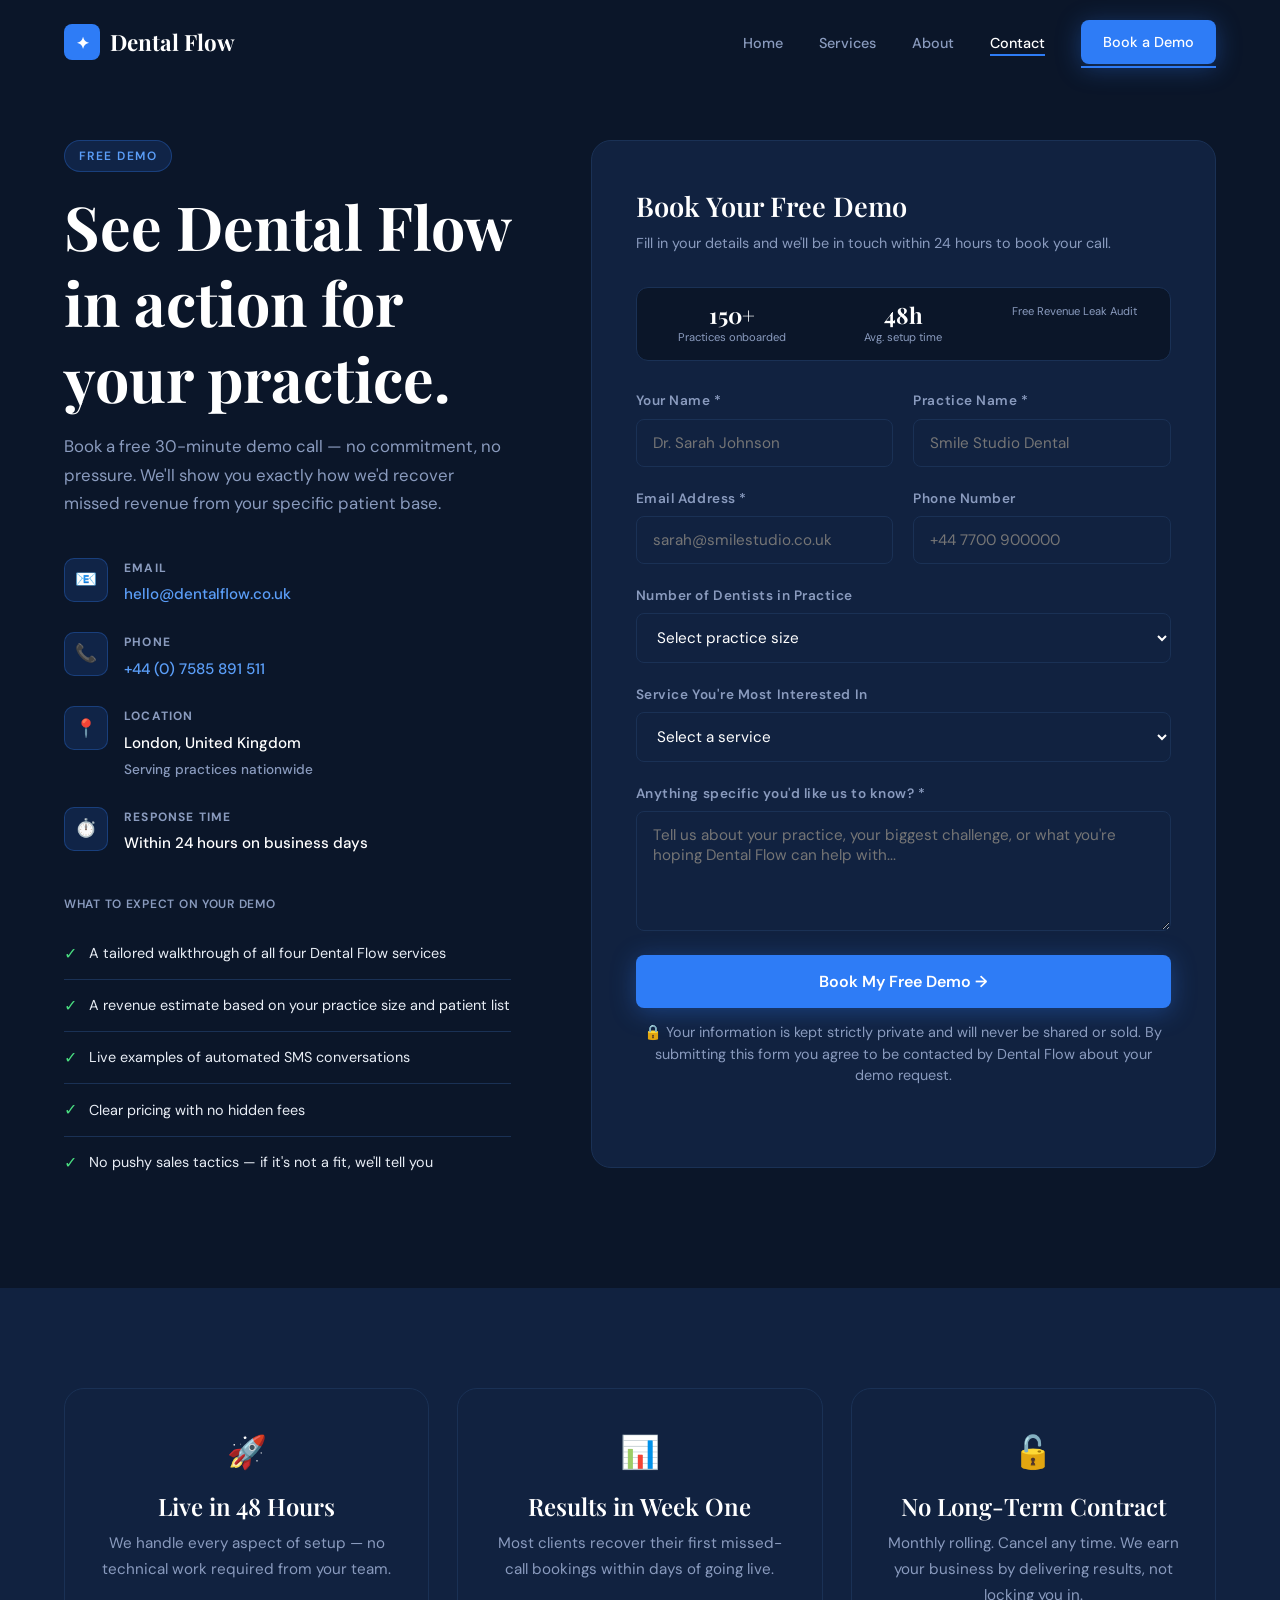
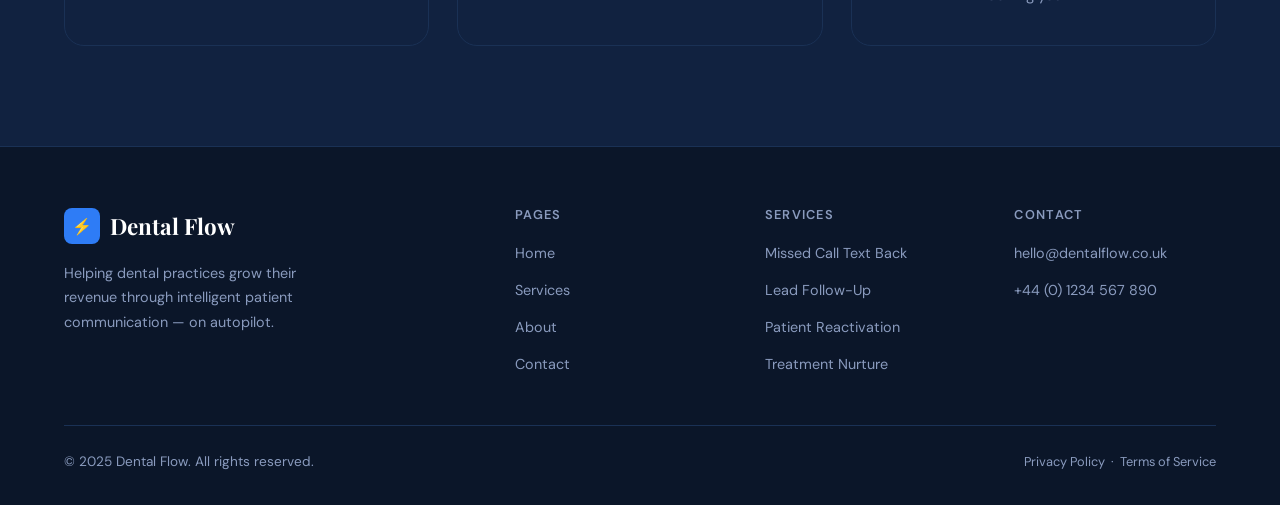
<file: contact.html>
<!DOCTYPE html>
<html lang="en">
<head>
  <meta charset="UTF-8" />
  <meta name="viewport" content="width=device-width, initial-scale=1.0" />
  <title>Book a Demo — Dental Flow</title>
  <meta name="description" content="Book a free demo with Dental Flow. See exactly how we'll recover missed revenue for your dental practice — no commitment required." />
  <style>
/* ============================================================
   DENTAL FLOW — Global Stylesheet
   Edit colors in :root to rebrand instantly.
   Fonts: Playfair Display (headings) + DM Sans (body)
   ============================================================ */

/* ---------- Google Fonts ---------- */
@import url('https://fonts.googleapis.com/css2?family=Playfair+Display:wght@500;600;700&family=DM+Sans:wght@300;400;500;600&display=swap');

/* ---------- CSS Variables (change these to rebrand) ---------- */
:root {
  --navy:       #0B1629;   /* primary dark background */
  --navy-mid:   #112240;   /* card / section backgrounds */
  --navy-light: #1a3155;   /* borders, subtle dividers */
  --white:      #FFFFFF;
  --off-white:  #F4F7FB;   /* light-page backgrounds */
  --blue:       #2E7CF6;   /* primary accent */
  --blue-soft:  #5B9EF8;   /* lighter accent */
  --blue-glow:  rgba(46,124,246,0.15);
  --text-main:  #E8EDF5;   /* body text on dark */
  --text-muted: #8A9BBE;   /* secondary text on dark */
  --text-dark:  #1C2B45;   /* body text on light */
  --gold:       #C9A84C;   /* optional premium accent */
  --radius:     12px;
  --radius-lg:  20px;
  --shadow:     0 8px 40px rgba(0,0,0,0.25);
  --transition: 0.3s ease;
  --max-w:      1160px;
}

/* ---------- Reset ---------- */
*, *::before, *::after { box-sizing: border-box; margin: 0; padding: 0; }
html { scroll-behavior: smooth; }
body {
  font-family: 'DM Sans', sans-serif;
  font-size: 16px;
  line-height: 1.7;
  background: var(--navy);
  color: var(--text-main);
  -webkit-font-smoothing: antialiased;
}
img { max-width: 100%; display: block; }
a { color: inherit; text-decoration: none; }
ul { list-style: none; }

/* ---------- Typography ---------- */
h1, h2, h3, h4 {
  font-family: 'Playfair Display', serif;
  line-height: 1.25;
  color: var(--white);
}
h1 { font-size: clamp(2.4rem, 5vw, 3.8rem); font-weight: 700; }
h2 { font-size: clamp(1.8rem, 3.5vw, 2.8rem); font-weight: 600; }
h3 { font-size: clamp(1.2rem, 2vw, 1.5rem); font-weight: 600; }
h4 { font-size: 1.1rem; font-weight: 600; }
p { color: var(--text-muted); font-size: 1.05rem; }

/* ---------- Utilities ---------- */
.container {
  width: 90%;
  max-width: var(--max-w);
  margin: 0 auto;
}
.section { padding: 100px 0; }
.section--light {
  background: var(--off-white);
  color: var(--text-dark);
}
.section--light h1,
.section--light h2,
.section--light h3,
.section--light h4 { color: var(--text-dark); }
.section--light p { color: #4a5d7a; }
.section--mid { background: var(--navy-mid); }

.tag {
  display: inline-block;
  font-family: 'DM Sans', sans-serif;
  font-size: 0.75rem;
  font-weight: 600;
  letter-spacing: 0.12em;
  text-transform: uppercase;
  color: var(--blue-soft);
  background: var(--blue-glow);
  border: 1px solid rgba(46,124,246,0.3);
  padding: 5px 14px;
  border-radius: 50px;
  margin-bottom: 16px;
}
.center { text-align: center; }
.grid-2 { display: grid; grid-template-columns: 1fr 1fr; gap: 32px; }
.grid-3 { display: grid; grid-template-columns: repeat(3, 1fr); gap: 28px; }
.grid-4 { display: grid; grid-template-columns: repeat(4, 1fr); gap: 24px; }

/* ---------- Buttons ---------- */
.btn {
  display: inline-flex;
  align-items: center;
  gap: 8px;
  padding: 15px 32px;
  border-radius: 8px;
  font-family: 'DM Sans', sans-serif;
  font-size: 0.95rem;
  font-weight: 600;
  cursor: pointer;
  border: none;
  transition: var(--transition);
  white-space: nowrap;
}
.btn-primary {
  background: var(--blue);
  color: var(--white);
  box-shadow: 0 4px 24px rgba(46,124,246,0.35);
}
.btn-primary:hover {
  background: #1a6ae8;
  box-shadow: 0 6px 32px rgba(46,124,246,0.5);
  transform: translateY(-2px);
}
.btn-outline {
  background: transparent;
  color: var(--white);
  border: 1.5px solid rgba(255,255,255,0.3);
}
.btn-outline:hover {
  border-color: var(--blue-soft);
  color: var(--blue-soft);
  transform: translateY(-2px);
}
.btn-ghost {
  background: transparent;
  color: var(--blue-soft);
  padding: 0;
  font-size: 0.95rem;
}
.btn-ghost:hover { color: var(--white); }

/* ---------- Navigation ---------- */
nav {
  position: fixed;
  top: 0; left: 0; right: 0;
  z-index: 1000;
  padding: 20px 0;
  transition: var(--transition);
}
nav.scrolled {
  background: rgba(11,22,41,0.95);
  backdrop-filter: blur(12px);
  padding: 14px 0;
  box-shadow: 0 2px 30px rgba(0,0,0,0.3);
}
.nav-inner {
  display: flex;
  align-items: center;
  justify-content: space-between;
}

/* LOGO — replace text with <img> tag if you have a logo file */
.logo {
  display: flex;
  align-items: center;
  gap: 10px;
  font-family: 'Playfair Display', serif;
  font-size: 1.4rem;
  font-weight: 700;
  color: var(--white);
}
.logo-icon {
  width: 36px; height: 36px;
  background: var(--blue);
  border-radius: 8px;
  display: flex; align-items: center; justify-content: center;
  font-size: 1rem;
}
.nav-links {
  display: flex;
  align-items: center;
  gap: 36px;
}
.nav-links a {
  font-size: 0.9rem;
  font-weight: 500;
  color: var(--text-muted);
  transition: var(--transition);
  position: relative;
}
.nav-links a::after {
  content: '';
  position: absolute;
  bottom: -4px; left: 0; right: 0;
  height: 2px;
  background: var(--blue);
  transform: scaleX(0);
  transition: var(--transition);
}
.nav-links a:hover { color: var(--white); }
.nav-links a:hover::after { transform: scaleX(1); }
.nav-links a.active { color: var(--white); }
.nav-links a.active::after { transform: scaleX(1); }

/* Mobile hamburger */
.hamburger {
  display: none;
  flex-direction: column;
  gap: 5px;
  cursor: pointer;
  padding: 4px;
  background: none;
  border: none;
}
.hamburger span {
  display: block;
  width: 24px; height: 2px;
  background: var(--white);
  transition: var(--transition);
  border-radius: 2px;
}
.hamburger.open span:nth-child(1) { transform: translateY(7px) rotate(45deg); }
.hamburger.open span:nth-child(2) { opacity: 0; }
.hamburger.open span:nth-child(3) { transform: translateY(-7px) rotate(-45deg); }

/* ---------- Cards ---------- */
.card {
  background: var(--navy-mid);
  border: 1px solid var(--navy-light);
  border-radius: var(--radius-lg);
  padding: 36px 30px;
  transition: var(--transition);
}
.card:hover {
  border-color: rgba(46,124,246,0.4);
  box-shadow: 0 8px 40px rgba(46,124,246,0.12);
  transform: translateY(-4px);
}
.card-icon {
  width: 52px; height: 52px;
  border-radius: 12px;
  background: var(--blue-glow);
  border: 1px solid rgba(46,124,246,0.3);
  display: flex; align-items: center; justify-content: center;
  font-size: 1.4rem;
  margin-bottom: 20px;
}
.card h3 { margin-bottom: 10px; }
.card p { font-size: 0.95rem; }

/* ---------- Section Headers ---------- */
.section-header { margin-bottom: 60px; }
.section-header h2 { margin-bottom: 16px; }
.section-header p { font-size: 1.05rem; max-width: 560px; }
.section-header.center p { margin: 0 auto; }

/* ---------- Divider line ---------- */
.divider {
  width: 60px; height: 3px;
  background: linear-gradient(90deg, var(--blue), transparent);
  border-radius: 3px;
  margin: 16px 0;
}
.center .divider { margin: 16px auto; }

/* ---------- Footer ---------- */
footer {
  background: var(--navy);
  border-top: 1px solid var(--navy-light);
  padding: 60px 0 32px;
}
.footer-grid {
  display: grid;
  grid-template-columns: 2fr 1fr 1fr 1fr;
  gap: 48px;
  margin-bottom: 48px;
}
.footer-brand p {
  font-size: 0.9rem;
  margin: 16px 0 24px;
  max-width: 260px;
}
.footer-col h4 {
  font-family: 'DM Sans', sans-serif;
  font-size: 0.8rem;
  font-weight: 600;
  letter-spacing: 0.1em;
  text-transform: uppercase;
  color: var(--text-muted);
  margin-bottom: 16px;
}
.footer-col ul { display: flex; flex-direction: column; gap: 10px; }
.footer-col ul li a {
  font-size: 0.9rem;
  color: var(--text-muted);
  transition: var(--transition);
}
.footer-col ul li a:hover { color: var(--blue-soft); }
.footer-bottom {
  padding-top: 24px;
  border-top: 1px solid var(--navy-light);
  display: flex;
  align-items: center;
  justify-content: space-between;
  flex-wrap: wrap;
  gap: 12px;
}
.footer-bottom p { font-size: 0.85rem; }

/* ---------- Animations ---------- */
@keyframes fadeUp {
  from { opacity: 0; transform: translateY(28px); }
  to   { opacity: 1; transform: translateY(0); }
}
@keyframes fadeIn {
  from { opacity: 0; }
  to   { opacity: 1; }
}
@keyframes pulse-dot {
  0%, 100% { transform: scale(1); opacity: 1; }
  50%       { transform: scale(1.3); opacity: 0.6; }
}
.animate-up { animation: fadeUp 0.7s ease forwards; }
.animate-in { animation: fadeIn 0.6s ease forwards; }
[data-animate] { opacity: 0; transform: translateY(24px); transition: opacity 0.6s ease, transform 0.6s ease; }
[data-animate].visible { opacity: 1; transform: translateY(0); }

/* ---------- Form Elements ---------- */
.form-group { display: flex; flex-direction: column; gap: 6px; }
.form-group label {
  font-size: 0.85rem;
  font-weight: 600;
  color: var(--text-muted);
  letter-spacing: 0.04em;
}
.form-group input,
.form-group textarea,
.form-group select {
  background: var(--navy-mid);
  border: 1px solid var(--navy-light);
  border-radius: 8px;
  padding: 13px 16px;
  color: var(--white);
  font-family: 'DM Sans', sans-serif;
  font-size: 0.95rem;
  transition: var(--transition);
  outline: none;
  width: 100%;
}
.form-group input:focus,
.form-group textarea:focus,
.form-group select:focus {
  border-color: var(--blue);
  box-shadow: 0 0 0 3px var(--blue-glow);
}
.form-group textarea { resize: vertical; min-height: 120px; }
.form-group select option { background: var(--navy-mid); }
.form-row { display: grid; grid-template-columns: 1fr 1fr; gap: 20px; }

/* ---------- Responsive ---------- */
@media (max-width: 1024px) {
  .grid-4 { grid-template-columns: repeat(2, 1fr); }
  .footer-grid { grid-template-columns: 1fr 1fr; gap: 36px; }
}
@media (max-width: 768px) {
  .section { padding: 72px 0; }
  .grid-2, .grid-3, .grid-4 { grid-template-columns: 1fr; }
  .form-row { grid-template-columns: 1fr; }
  .nav-links {
    display: none;
    position: fixed;
    top: 0; left: 0; right: 0; bottom: 0;
    background: var(--navy);
    flex-direction: column;
    justify-content: center;
    align-items: center;
    gap: 36px;
    z-index: 999;
  }
  .nav-links.open { display: flex; }
  .nav-links a { font-size: 1.3rem; }
  .hamburger { display: flex; z-index: 1001; }
  .footer-grid { grid-template-columns: 1fr; gap: 32px; }
  .footer-bottom { flex-direction: column; text-align: center; }
}

  </style>

  <style>
    .contact-page {
      padding: 140px 0 100px;
    }
    .contact-grid {
      display: grid;
      grid-template-columns: 1fr 1.4fr;
      gap: 80px;
      align-items: start;
    }

    /* Left column info */
    .contact-info h1 { margin-bottom: 16px; }
    .contact-info > p { font-size: 1.05rem; margin-bottom: 40px; }

    .contact-detail {
      display: flex;
      gap: 16px;
      align-items: flex-start;
      margin-bottom: 24px;
    }
    .detail-icon {
      width: 44px; height: 44px;
      background: var(--blue-glow);
      border: 1px solid rgba(46,124,246,0.3);
      border-radius: 10px;
      display: flex; align-items: center; justify-content: center;
      font-size: 1.1rem;
      flex-shrink: 0;
    }
    .detail-label {
      font-size: 0.75rem;
      font-weight: 700;
      letter-spacing: 0.1em;
      text-transform: uppercase;
      color: var(--text-muted);
      margin-bottom: 4px;
    }
    .detail-value {
      font-size: 0.95rem;
      color: var(--white);
      font-weight: 500;
    }
    .detail-value a { color: var(--blue-soft); }
    .detail-value a:hover { color: var(--white); }

    /* What to expect section */
    .expect-list { margin-top: 40px; }
    .expect-list h3 { font-size: 1rem; margin-bottom: 16px; color: var(--text-muted); font-family: 'DM Sans', sans-serif; font-weight: 600; letter-spacing: 0.06em; text-transform: uppercase; font-size: 0.75rem; }
    .expect-item {
      display: flex;
      gap: 12px;
      align-items: center;
      padding: 12px 0;
      border-bottom: 1px solid var(--navy-light);
      font-size: 0.9rem;
      color: var(--text-main);
    }
    .expect-item:last-child { border-bottom: none; }
    .expect-check {
      color: #4ade80;
      font-size: 1rem;
      flex-shrink: 0;
    }

    /* Right column: form card */
    .form-card {
      background: var(--navy-mid);
      border: 1px solid var(--navy-light);
      border-radius: var(--radius-lg);
      padding: 48px 44px;
    }
    .form-card h2 { font-size: 1.7rem; margin-bottom: 8px; }
    .form-card > p { font-size: 0.9rem; margin-bottom: 32px; }
    .form-fields { display: flex; flex-direction: column; gap: 20px; }

    /* Input focus ring colour tweak */
    .form-group input:focus,
    .form-group textarea:focus,
    .form-group select:focus {
      background: var(--navy);
    }

    /* Submit button full width */
    .btn-submit {
      width: 100%;
      justify-content: center;
      padding: 16px;
      font-size: 1rem;
      margin-top: 4px;
    }

    /* Privacy note under form */
    .form-privacy {
      text-align: center;
      font-size: 0.78rem;
      color: var(--text-muted);
      margin-top: 14px;
      line-height: 1.5;
    }

    /* Social proof strip inside form */
    .form-proof {
      display: flex;
      gap: 20px;
      padding: 16px 20px;
      background: var(--navy);
      border: 1px solid var(--navy-light);
      border-radius: var(--radius);
      margin-bottom: 28px;
    }
    .proof-item {
      text-align: center;
      flex: 1;
    }
    .proof-num {
      font-family: 'Playfair Display', serif;
      font-size: 1.4rem;
      font-weight: 700;
      color: var(--white);
      line-height: 1;
      margin-bottom: 3px;
    }
    .proof-label { font-size: 0.7rem; color: var(--text-muted); line-height: 1.3; }

    @media (max-width: 900px) {
      .contact-grid { grid-template-columns: 1fr; gap: 48px; }
      .form-card { padding: 36px 28px; }
    }
  </style>
</head>
<body>

  <!-- NAV -->
  <nav id="navbar">
    <div class="container nav-inner">
<a href="index.html" class="logo">
  <span class="logo-icon">✦</span>
  <span>Dental Flow</span>
</a>
      <ul class="nav-links" id="nav-links">
        <li><a href="index.html">Home</a></li>
        <li><a href="services.html">Services</a></li>
        <li><a href="about.html">About</a></li>
        <li><a href="contact.html">Contact</a></li>
        <li><a href="contact.html" class="btn btn-primary" style="padding:10px 22px;">Book a Demo</a></li>
      </ul>
      <button class="hamburger" id="hamburger" aria-label="Toggle menu">
        <span></span><span></span><span></span>
      </button>
    </div>
  </nav>

  <!-- ============================================================
       CONTACT PAGE
       ============================================================ -->
  <section class="contact-page">
    <div class="container">
      <div class="contact-grid">

        <!-- LEFT: Info & context -->
        <div class="contact-info" data-animate>
          <div class="tag">Free Demo</div>
          <h1>See Dental Flow in action for your practice.</h1>
          <p>Book a free 30-minute demo call — no commitment, no pressure. We'll show you exactly how we'd recover missed revenue from your specific patient base.</p>

          <!-- Contact details — replace with real info -->
          <div class="contact-detail">
            <div class="detail-icon">📧</div>
            <div>
              <div class="detail-label">Email</div>
              <div class="detail-value"><a href="mailto:hello@dentalflow.co.uk">hello@dentalflow.co.uk</a></div>
            </div>
          </div>
          <div class="contact-detail">
            <div class="detail-icon">📞</div>
            <div>
              <div class="detail-label">Phone</div>
              <div class="detail-value"><a href="tel:+447585891511">+44 (0) 7585 891 511</a></div>
            </div>
          </div>
          <div class="contact-detail">
            <div class="detail-icon">📍</div>
            <div>
              <div class="detail-label">Location</div>
              <div class="detail-value">London, United Kingdom<br/><span style="color:var(--text-muted);font-size:0.85rem;">Serving practices nationwide</span></div>
            </div>
          </div>
          <div class="contact-detail">
            <div class="detail-icon">⏱️</div>
            <div>
              <div class="detail-label">Response Time</div>
              <div class="detail-value">Within 24 hours on business days</div>
            </div>
          </div>

          <!-- What to expect on demo call -->
          <div class="expect-list">
            <h3>What to expect on your demo</h3>
            <div class="expect-item">
              <span class="expect-check">✓</span>
              A tailored walkthrough of all four Dental Flow services
            </div>
            <div class="expect-item">
              <span class="expect-check">✓</span>
              A revenue estimate based on your practice size and patient list
            </div>
            <div class="expect-item">
              <span class="expect-check">✓</span>
              Live examples of automated SMS conversations
            </div>
            <div class="expect-item">
              <span class="expect-check">✓</span>
              Clear pricing with no hidden fees
            </div>
            <div class="expect-item">
              <span class="expect-check">✓</span>
              No pushy sales tactics — if it's not a fit, we'll tell you
            </div>
          </div>
        </div>

        <!-- RIGHT: Contact form -->
        <div class="form-card" data-animate data-delay="2">
          <h2>Book Your Free Demo</h2>
          <p>Fill in your details and we'll be in touch within 24 hours to book your call.</p>

          <!-- Social proof strip -->
          <div class="form-proof">
            <div class="proof-item">
              <div class="proof-num">150+</div>
              <div class="proof-label">Practices onboarded</div>
            </div>
            <div class="proof-item">
              <div class="proof-num">48h</div>
              <div class="proof-label">Avg. setup time</div>
            </div>
            <div class="proof-item">
              <div class="proof-label">Free Revenue Leak Audit</div>
            </div>
          </div>

          <!-- ============================================================
               CONTACT FORM
               To make this send real emails:
               1. Replace the JS submit handler in script.js with a fetch() call to your backend
               2. Or use a service like Formspree, Netlify Forms, or EmailJS
               ============================================================ -->
          <form id="contact-form" novalidate>
            <div class="form-fields">

              <!-- Name row -->
              <div class="form-row">
                <div class="form-group">
                  <label for="name">Your Name *</label>
                  <input type="text" id="name" name="name" placeholder="Dr. Sarah Johnson" autocomplete="name" />
                </div>
                <div class="form-group">
                  <label for="practice">Practice Name *</label>
                  <input type="text" id="practice" name="practice" placeholder="Smile Studio Dental" />
                </div>
              </div>

              <!-- Contact row -->
              <div class="form-row">
                <div class="form-group">
                  <label for="email">Email Address *</label>
                  <input type="email" id="email" name="email" placeholder="sarah@smilestudio.co.uk" autocomplete="email" />
                </div>
                <div class="form-group">
                  <label for="phone">Phone Number</label>
                  <input type="tel" id="phone" name="phone" placeholder="+44 7700 900000" autocomplete="tel" />
                </div>
              </div>

              <!-- Practice size -->
              <div class="form-group">
                <label for="practice-size">Number of Dentists in Practice</label>
                <select id="practice-size" name="practice-size">
                  <option value="" disabled selected>Select practice size</option>
                  <option value="1">1 (Solo practice)</option>
                  <option value="2-3">2–3 dentists</option>
                  <option value="4-6">4–6 dentists</option>
                  <option value="7+">7+ dentists</option>
                </select>
              </div>

              <!-- Services interested in -->
              <div class="form-group">
                <label for="interest">Service You're Most Interested In</label>
                <select id="interest" name="interest">
                  <option value="" disabled selected>Select a service</option>
                  <option value="missed-call">Missed Call Text Back</option>
                  <option value="lead-followup">Lead Follow-Up Automation</option>
                  <option value="reactivation">Patient Reactivation Campaigns</option>
                  <option value="treatment-nurture">High-Value Treatment Nurture</option>
                  <option value="all">All Services / Full Package</option>
                  <option value="unsure">Not Sure Yet</option>
                </select>
              </div>

              <!-- Message -->
              <div class="form-group">
                <label for="message">Anything specific you'd like us to know? *</label>
                <textarea id="message" name="message" placeholder="Tell us about your practice, your biggest challenge, or what you're hoping Dental Flow can help with..."></textarea>
              </div>

              <!-- Submit -->
              <button type="submit" class="btn btn-primary btn-submit">
                Book My Free Demo →
              </button>

            </div>
          </form>

          <p class="form-privacy">
            🔒 Your information is kept strictly private and will never be shared or sold. By submitting this form you agree to be contacted by Dental Flow about your demo request.
          </p>
        </div>

      </div>
    </div>
  </section>

  <!-- ============================================================
       BOTTOM TRUST SECTION
       ============================================================ -->
  <section class="section section--mid">
    <div class="container">
      <div class="grid-3">
        <div class="card" data-animate data-delay="1" style="text-align:center;">
          <div style="font-size:2rem;margin-bottom:12px;">🚀</div>
          <h3>Live in 48 Hours</h3>
          <p>We handle every aspect of setup — no technical work required from your team.</p>
        </div>
        <div class="card" data-animate data-delay="2" style="text-align:center;">
          <div style="font-size:2rem;margin-bottom:12px;">📊</div>
          <h3>Results in Week One</h3>
          <p>Most clients recover their first missed-call bookings within days of going live.</p>
        </div>
        <div class="card" data-animate data-delay="3" style="text-align:center;">
          <div style="font-size:2rem;margin-bottom:12px;">🔓</div>
          <h3>No Long-Term Contract</h3>
          <p>Monthly rolling. Cancel any time. We earn your business by delivering results, not locking you in.</p>
        </div>
      </div>
    </div>
  </section>

  <!-- FOOTER -->
  <footer>
    <div class="container">
      <div class="footer-grid">
        <div class="footer-brand">
          <a href="index.html" class="logo"><div class="logo-icon">⚡</div>Dental Flow</a>
          <p>Helping dental practices grow their revenue through intelligent patient communication — on autopilot.</p>
        </div>
        <div class="footer-col">
          <h4>Pages</h4>
          <ul>
            <li><a href="index.html">Home</a></li>
            <li><a href="services.html">Services</a></li>
            <li><a href="about.html">About</a></li>
            <li><a href="contact.html">Contact</a></li>
          </ul>
        </div>
        <div class="footer-col">
          <h4>Services</h4>
          <ul>
            <li><a href="services.html#missed-call">Missed Call Text Back</a></li>
            <li><a href="services.html#lead-followup">Lead Follow-Up</a></li>
            <li><a href="services.html#reactivation">Patient Reactivation</a></li>
            <li><a href="services.html#treatment-nurture">Treatment Nurture</a></li>
          </ul>
        </div>
        <div class="footer-col">
          <h4>Contact</h4>
          <ul>
            <li><a href="mailto:hello@dentalflow.co.uk">hello@dentalflow.co.uk</a></li>
            <li><a href="tel:+441234567890">+44 (0) 1234 567 890</a></li>
          </ul>
        </div>
      </div>
      <div class="footer-bottom">
        <p>© 2025 Dental Flow. All rights reserved.</p>
        <p style="font-size:0.8rem;">
          <a href="#" style="color:var(--text-muted);">Privacy Policy</a> &nbsp;·&nbsp;
          <a href="#" style="color:var(--text-muted);">Terms of Service</a>
        </p>
      </div>
    </div>
  </footer>
  <script>
/* ============================================================
   DENTAL FLOW — Global JavaScript
   Covers: sticky nav, mobile menu, scroll animations,
           FAQ accordion, form validation, counter animation
   ============================================================ */

/* ---- Sticky Navigation ---- */
// Adds 'scrolled' class to <nav> after user scrolls 50px
const nav = document.getElementById('navbar');
window.addEventListener('scroll', () => {
  if (window.scrollY > 50) {
    nav.classList.add('scrolled');
  } else {
    nav.classList.remove('scrolled');
  }
});

/* ---- Mobile Menu Toggle ---- */
// Toggles open/close of the mobile nav overlay
const hamburger = document.getElementById('hamburger');
const navLinks  = document.getElementById('nav-links');

if (hamburger && navLinks) {
  hamburger.addEventListener('click', () => {
    hamburger.classList.toggle('open');
    navLinks.classList.toggle('open');
    // Prevent body scroll when menu is open
    document.body.style.overflow = navLinks.classList.contains('open') ? 'hidden' : '';
  });

  // Close menu when a nav link is clicked
  navLinks.querySelectorAll('a').forEach(link => {
    link.addEventListener('click', () => {
      hamburger.classList.remove('open');
      navLinks.classList.remove('open');
      document.body.style.overflow = '';
    });
  });
}

/* ---- Scroll-Triggered Animations ---- */
// Elements with [data-animate] fade up when they enter the viewport
const animatedEls = document.querySelectorAll('[data-animate]');
const observer = new IntersectionObserver(
  (entries) => {
    entries.forEach((entry, i) => {
      if (entry.isIntersecting) {
        // Stagger delay for groups of cards
        const delay = entry.target.dataset.delay || 0;
        setTimeout(() => {
          entry.target.classList.add('visible');
        }, delay * 100);
        observer.unobserve(entry.target);
      }
    });
  },
  { threshold: 0.12 }
);
animatedEls.forEach(el => observer.observe(el));

/* ---- FAQ Accordion ---- */
// Click a question to expand/collapse its answer
const faqItems = document.querySelectorAll('.faq-item');
faqItems.forEach(item => {
  const question = item.querySelector('.faq-question');
  if (question) {
    question.addEventListener('click', () => {
      const isOpen = item.classList.contains('open');
      // Close all other open items
      faqItems.forEach(i => i.classList.remove('open'));
      // Toggle current
      if (!isOpen) item.classList.add('open');
    });
  }
});

/* ---- Animated Number Counters ---- */
// Elements with class .counter and a data-target value will count up
function animateCounter(el) {
  const target   = parseInt(el.dataset.target, 10);
  const duration = 1800; // ms
  const step     = target / (duration / 16);
  let current    = 0;
  const timer = setInterval(() => {
    current += step;
    if (current >= target) {
      current = target;
      clearInterval(timer);
    }
    el.textContent = Math.floor(current).toLocaleString() + (el.dataset.suffix || '');
  }, 16);
}
const counterEls = document.querySelectorAll('.counter');
const counterObserver = new IntersectionObserver(entries => {
  entries.forEach(entry => {
    if (entry.isIntersecting) {
      animateCounter(entry.target);
      counterObserver.unobserve(entry.target);
    }
  });
}, { threshold: 0.5 });
counterEls.forEach(el => counterObserver.observe(el));

/* ---- Contact Form Validation ---- */
// Basic client-side validation — swap for real submission logic as needed
const contactForm = document.getElementById('contact-form');
if (contactForm) {
  contactForm.addEventListener('submit', (e) => {
    e.preventDefault();
    const name    = contactForm.querySelector('#name');
    const email   = contactForm.querySelector('#email');
    const message = contactForm.querySelector('#message');
    let valid = true;

    // Clear previous errors
    contactForm.querySelectorAll('.field-error').forEach(el => el.remove());

    function showError(field, msg) {
      field.style.borderColor = '#e74c3c';
      const err = document.createElement('span');
      err.className = 'field-error';
      err.style.cssText = 'color:#e74c3c;font-size:0.8rem;margin-top:4px;display:block;';
      err.textContent = msg;
      field.parentNode.appendChild(err);
      valid = false;
    }

    if (!name.value.trim())           showError(name, 'Please enter your name.');
    if (!email.value.includes('@'))   showError(email, 'Please enter a valid email.');
    if (!message.value.trim())        showError(message, 'Please add a message.');

    if (valid) {
      // ---- Replace this block with your real form submission (e.g. fetch to API) ----
      const btn = contactForm.querySelector('button[type="submit"]');
      btn.textContent = '✓ Message Sent!';
      btn.style.background = '#27ae60';
      btn.disabled = true;
      contactForm.reset();
      setTimeout(() => {
        btn.textContent = 'Send Message';
        btn.style.background = '';
        btn.disabled = false;
      }, 4000);
    }
  });
}

/* ---- Active Nav Link Highlight ---- */
// Highlights the nav link matching the current page
const currentPath = window.location.pathname.split('/').pop() || 'index.html';
document.querySelectorAll('.nav-links a').forEach(link => {
  const href = link.getAttribute('href');
  if (href === currentPath || (currentPath === '' && href === 'index.html')) {
    link.classList.add('active');
  }
});

  </script>
</body>
</html>
</file>
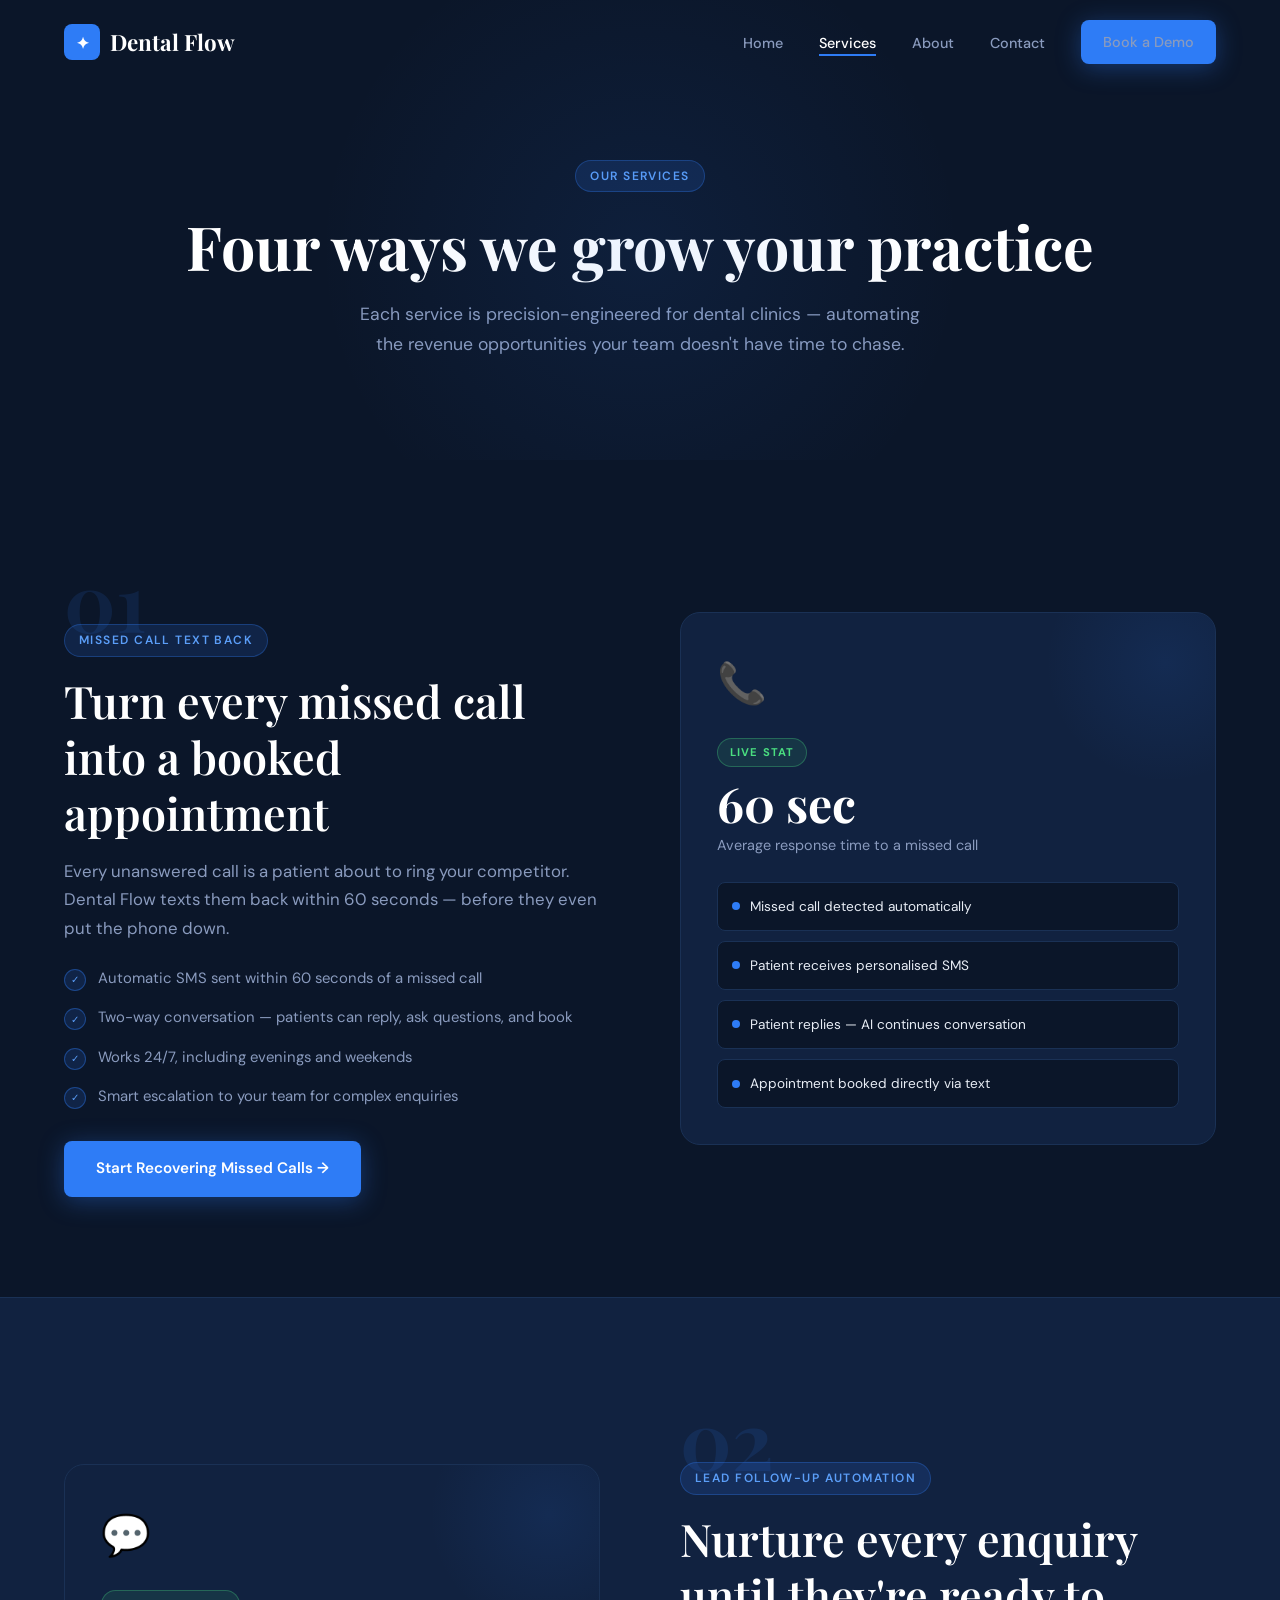
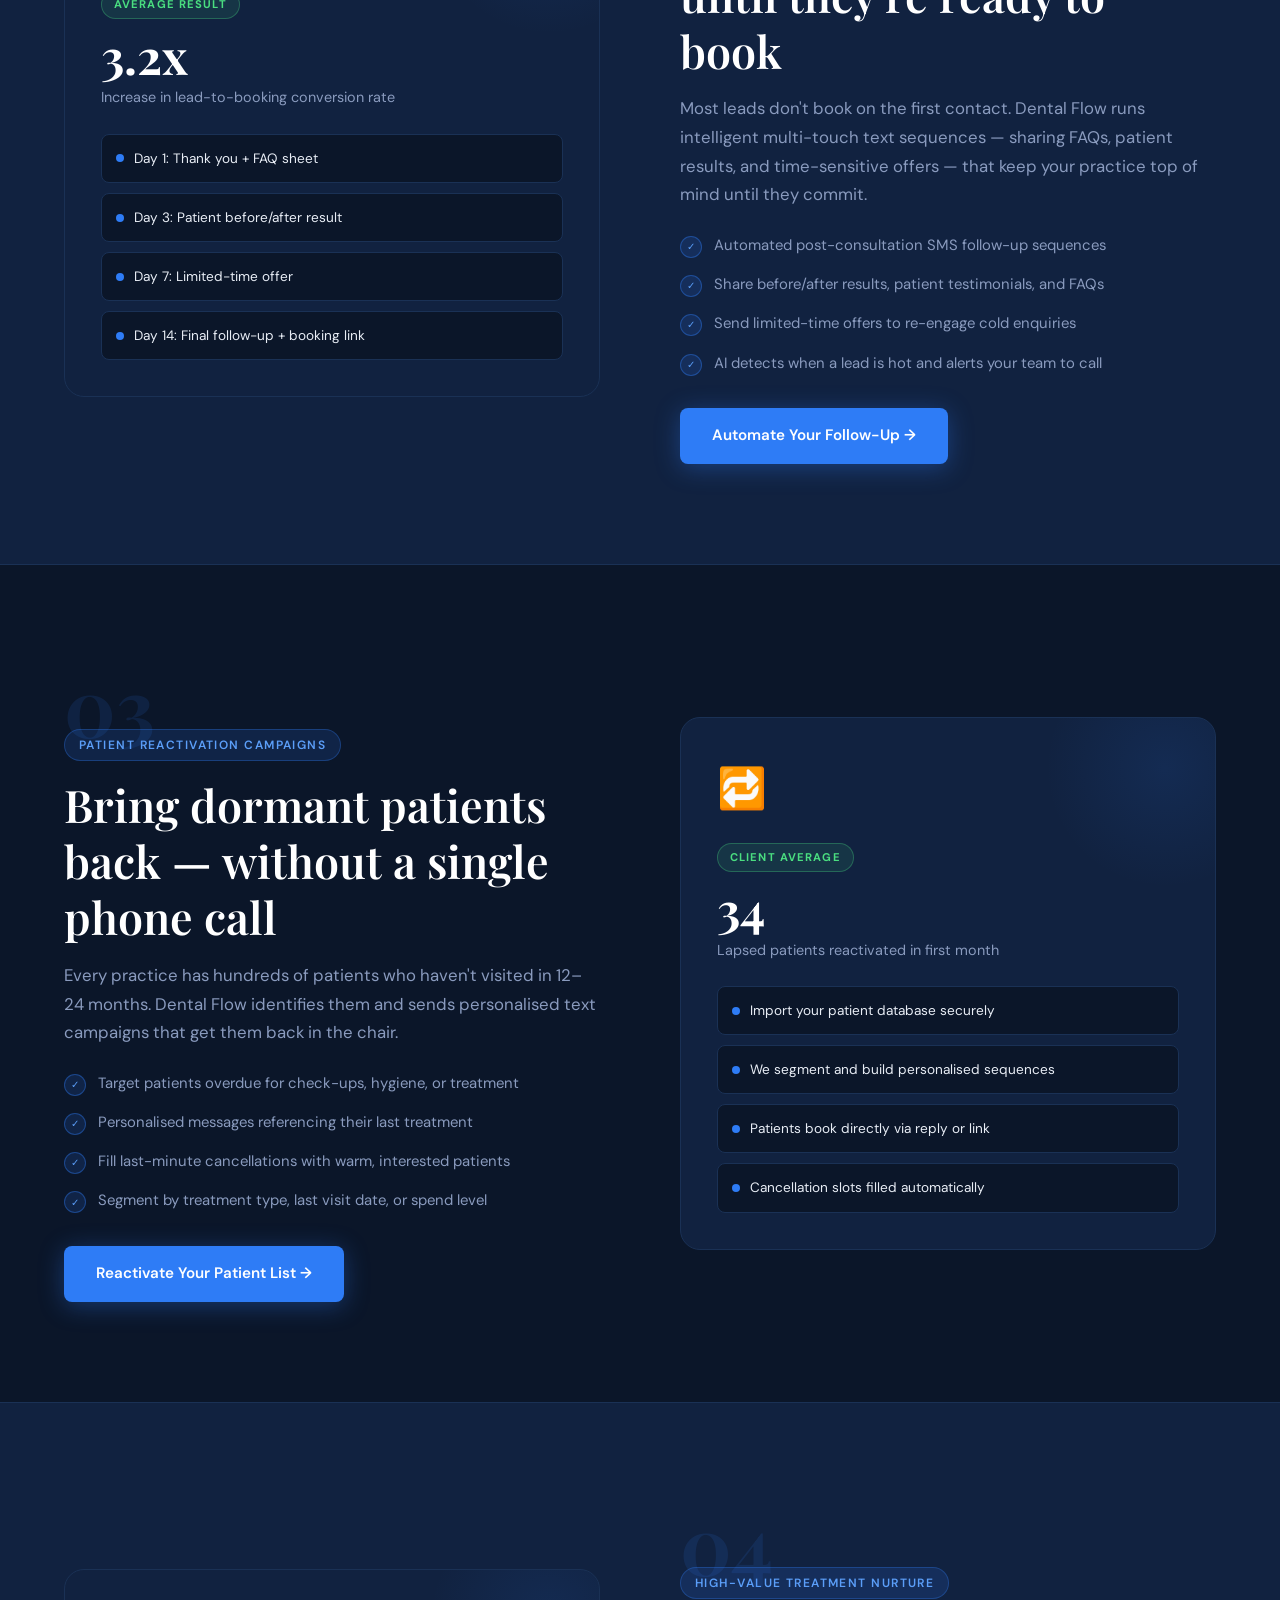
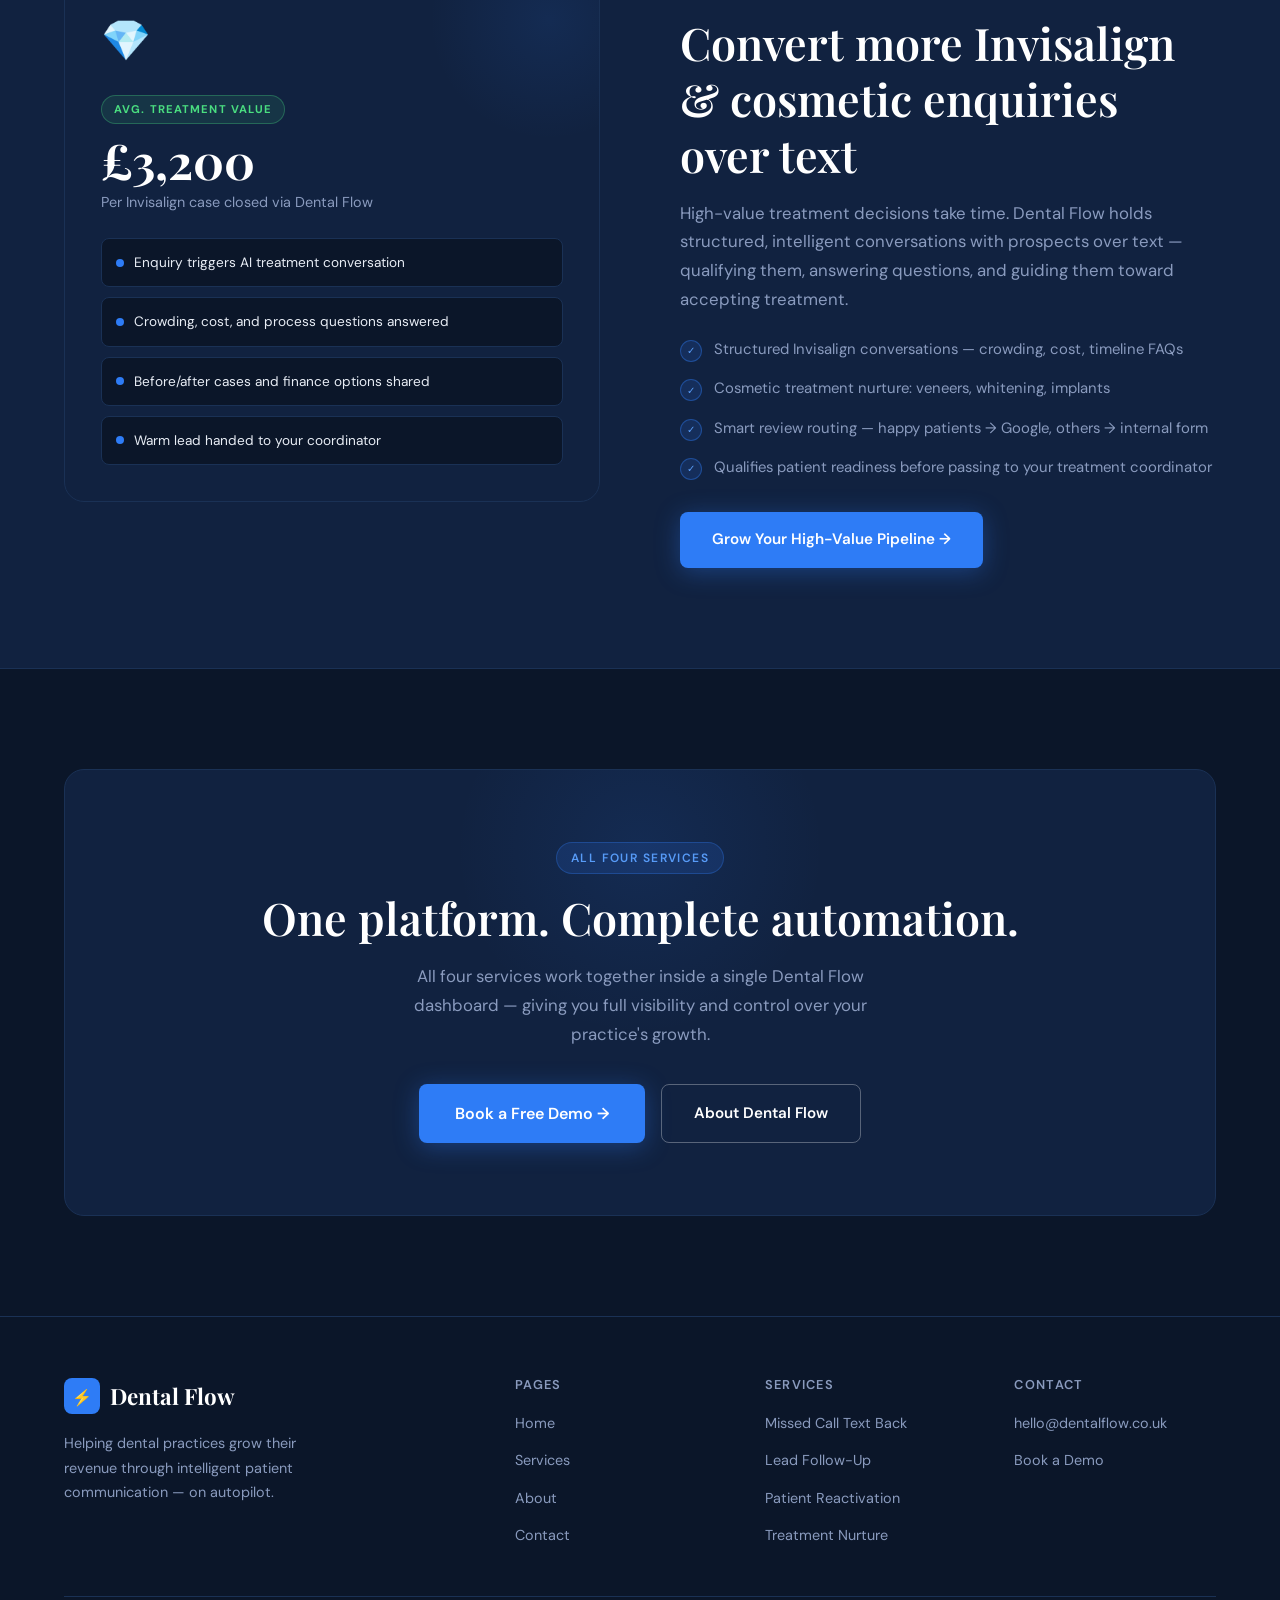
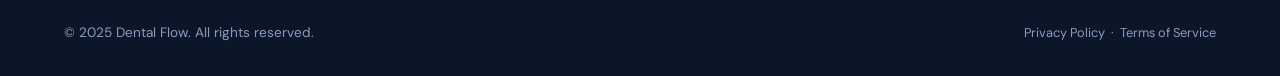
<file: services.html>
<!DOCTYPE html>
<html lang="en">
<head>
  <meta charset="UTF-8" />
  <meta name="viewport" content="width=device-width, initial-scale=1.0" />
  <title>Services — Dental Flow</title>
  <meta name="description" content="Explore Dental Flow's four core services: missed call text back, lead follow-up automation, patient reactivation, and high-value treatment nurture." />
  <style>
/* ============================================================
   DENTAL FLOW — Global Stylesheet
   Edit colors in :root to rebrand instantly.
   Fonts: Playfair Display (headings) + DM Sans (body)
   ============================================================ */

/* ---------- Google Fonts ---------- */
@import url('https://fonts.googleapis.com/css2?family=Playfair+Display:wght@500;600;700&family=DM+Sans:wght@300;400;500;600&display=swap');

/* ---------- CSS Variables (change these to rebrand) ---------- */
:root {
  --navy:       #0B1629;   /* primary dark background */
  --navy-mid:   #112240;   /* card / section backgrounds */
  --navy-light: #1a3155;   /* borders, subtle dividers */
  --white:      #FFFFFF;
  --off-white:  #F4F7FB;   /* light-page backgrounds */
  --blue:       #2E7CF6;   /* primary accent */
  --blue-soft:  #5B9EF8;   /* lighter accent */
  --blue-glow:  rgba(46,124,246,0.15);
  --text-main:  #E8EDF5;   /* body text on dark */
  --text-muted: #8A9BBE;   /* secondary text on dark */
  --text-dark:  #1C2B45;   /* body text on light */
  --gold:       #C9A84C;   /* optional premium accent */
  --radius:     12px;
  --radius-lg:  20px;
  --shadow:     0 8px 40px rgba(0,0,0,0.25);
  --transition: 0.3s ease;
  --max-w:      1160px;
}

/* ---------- Reset ---------- */
*, *::before, *::after { box-sizing: border-box; margin: 0; padding: 0; }
html { scroll-behavior: smooth; }
body {
  font-family: 'DM Sans', sans-serif;
  font-size: 16px;
  line-height: 1.7;
  background: var(--navy);
  color: var(--text-main);
  -webkit-font-smoothing: antialiased;
}
img { max-width: 100%; display: block; }
a { color: inherit; text-decoration: none; }
ul { list-style: none; }

/* ---------- Typography ---------- */
h1, h2, h3, h4 {
  font-family: 'Playfair Display', serif;
  line-height: 1.25;
  color: var(--white);
}
h1 { font-size: clamp(2.4rem, 5vw, 3.8rem); font-weight: 700; }
h2 { font-size: clamp(1.8rem, 3.5vw, 2.8rem); font-weight: 600; }
h3 { font-size: clamp(1.2rem, 2vw, 1.5rem); font-weight: 600; }
h4 { font-size: 1.1rem; font-weight: 600; }
p { color: var(--text-muted); font-size: 1.05rem; }

/* ---------- Utilities ---------- */
.container {
  width: 90%;
  max-width: var(--max-w);
  margin: 0 auto;
}
.section { padding: 100px 0; }
.section--light {
  background: var(--off-white);
  color: var(--text-dark);
}
.section--light h1,
.section--light h2,
.section--light h3,
.section--light h4 { color: var(--text-dark); }
.section--light p { color: #4a5d7a; }
.section--mid { background: var(--navy-mid); }

.tag {
  display: inline-block;
  font-family: 'DM Sans', sans-serif;
  font-size: 0.75rem;
  font-weight: 600;
  letter-spacing: 0.12em;
  text-transform: uppercase;
  color: var(--blue-soft);
  background: var(--blue-glow);
  border: 1px solid rgba(46,124,246,0.3);
  padding: 5px 14px;
  border-radius: 50px;
  margin-bottom: 16px;
}
.center { text-align: center; }
.grid-2 { display: grid; grid-template-columns: 1fr 1fr; gap: 32px; }
.grid-3 { display: grid; grid-template-columns: repeat(3, 1fr); gap: 28px; }
.grid-4 { display: grid; grid-template-columns: repeat(4, 1fr); gap: 24px; }

/* ---------- Buttons ---------- */
.btn {
  display: inline-flex;
  align-items: center;
  gap: 8px;
  padding: 15px 32px;
  border-radius: 8px;
  font-family: 'DM Sans', sans-serif;
  font-size: 0.95rem;
  font-weight: 600;
  cursor: pointer;
  border: none;
  transition: var(--transition);
  white-space: nowrap;
}
.btn-primary {
  background: var(--blue);
  color: var(--white);
  box-shadow: 0 4px 24px rgba(46,124,246,0.35);
}
.btn-primary:hover {
  background: #1a6ae8;
  box-shadow: 0 6px 32px rgba(46,124,246,0.5);
  transform: translateY(-2px);
}
.btn-outline {
  background: transparent;
  color: var(--white);
  border: 1.5px solid rgba(255,255,255,0.3);
}
.btn-outline:hover {
  border-color: var(--blue-soft);
  color: var(--blue-soft);
  transform: translateY(-2px);
}
.btn-ghost {
  background: transparent;
  color: var(--blue-soft);
  padding: 0;
  font-size: 0.95rem;
}
.btn-ghost:hover { color: var(--white); }

/* ---------- Navigation ---------- */
nav {
  position: fixed;
  top: 0; left: 0; right: 0;
  z-index: 1000;
  padding: 20px 0;
  transition: var(--transition);
}
nav.scrolled {
  background: rgba(11,22,41,0.95);
  backdrop-filter: blur(12px);
  padding: 14px 0;
  box-shadow: 0 2px 30px rgba(0,0,0,0.3);
}
.nav-inner {
  display: flex;
  align-items: center;
  justify-content: space-between;
}

/* LOGO — replace text with <img> tag if you have a logo file */
.logo {
  display: flex;
  align-items: center;
  gap: 10px;
  font-family: 'Playfair Display', serif;
  font-size: 1.4rem;
  font-weight: 700;
  color: var(--white);
}
.logo-icon {
  width: 36px; height: 36px;
  background: var(--blue);
  border-radius: 8px;
  display: flex; align-items: center; justify-content: center;
  font-size: 1rem;
}
.nav-links {
  display: flex;
  align-items: center;
  gap: 36px;
}
.nav-links a {
  font-size: 0.9rem;
  font-weight: 500;
  color: var(--text-muted);
  transition: var(--transition);
  position: relative;
}
.nav-links a::after {
  content: '';
  position: absolute;
  bottom: -4px; left: 0; right: 0;
  height: 2px;
  background: var(--blue);
  transform: scaleX(0);
  transition: var(--transition);
}
.nav-links a:hover { color: var(--white); }
.nav-links a:hover::after { transform: scaleX(1); }
.nav-links a.active { color: var(--white); }
.nav-links a.active::after { transform: scaleX(1); }

/* Mobile hamburger */
.hamburger {
  display: none;
  flex-direction: column;
  gap: 5px;
  cursor: pointer;
  padding: 4px;
  background: none;
  border: none;
}
.hamburger span {
  display: block;
  width: 24px; height: 2px;
  background: var(--white);
  transition: var(--transition);
  border-radius: 2px;
}
.hamburger.open span:nth-child(1) { transform: translateY(7px) rotate(45deg); }
.hamburger.open span:nth-child(2) { opacity: 0; }
.hamburger.open span:nth-child(3) { transform: translateY(-7px) rotate(-45deg); }

/* ---------- Cards ---------- */
.card {
  background: var(--navy-mid);
  border: 1px solid var(--navy-light);
  border-radius: var(--radius-lg);
  padding: 36px 30px;
  transition: var(--transition);
}
.card:hover {
  border-color: rgba(46,124,246,0.4);
  box-shadow: 0 8px 40px rgba(46,124,246,0.12);
  transform: translateY(-4px);
}
.card-icon {
  width: 52px; height: 52px;
  border-radius: 12px;
  background: var(--blue-glow);
  border: 1px solid rgba(46,124,246,0.3);
  display: flex; align-items: center; justify-content: center;
  font-size: 1.4rem;
  margin-bottom: 20px;
}
.card h3 { margin-bottom: 10px; }
.card p { font-size: 0.95rem; }

/* ---------- Section Headers ---------- */
.section-header { margin-bottom: 60px; }
.section-header h2 { margin-bottom: 16px; }
.section-header p { font-size: 1.05rem; max-width: 560px; }
.section-header.center p { margin: 0 auto; }

/* ---------- Divider line ---------- */
.divider {
  width: 60px; height: 3px;
  background: linear-gradient(90deg, var(--blue), transparent);
  border-radius: 3px;
  margin: 16px 0;
}
.center .divider { margin: 16px auto; }

/* ---------- Footer ---------- */
footer {
  background: var(--navy);
  border-top: 1px solid var(--navy-light);
  padding: 60px 0 32px;
}
.footer-grid {
  display: grid;
  grid-template-columns: 2fr 1fr 1fr 1fr;
  gap: 48px;
  margin-bottom: 48px;
}
.footer-brand p {
  font-size: 0.9rem;
  margin: 16px 0 24px;
  max-width: 260px;
}
.footer-col h4 {
  font-family: 'DM Sans', sans-serif;
  font-size: 0.8rem;
  font-weight: 600;
  letter-spacing: 0.1em;
  text-transform: uppercase;
  color: var(--text-muted);
  margin-bottom: 16px;
}
.footer-col ul { display: flex; flex-direction: column; gap: 10px; }
.footer-col ul li a {
  font-size: 0.9rem;
  color: var(--text-muted);
  transition: var(--transition);
}
.footer-col ul li a:hover { color: var(--blue-soft); }
.footer-bottom {
  padding-top: 24px;
  border-top: 1px solid var(--navy-light);
  display: flex;
  align-items: center;
  justify-content: space-between;
  flex-wrap: wrap;
  gap: 12px;
}
.footer-bottom p { font-size: 0.85rem; }

/* ---------- Animations ---------- */
@keyframes fadeUp {
  from { opacity: 0; transform: translateY(28px); }
  to   { opacity: 1; transform: translateY(0); }
}
@keyframes fadeIn {
  from { opacity: 0; }
  to   { opacity: 1; }
}
@keyframes pulse-dot {
  0%, 100% { transform: scale(1); opacity: 1; }
  50%       { transform: scale(1.3); opacity: 0.6; }
}
.animate-up { animation: fadeUp 0.7s ease forwards; }
.animate-in { animation: fadeIn 0.6s ease forwards; }
[data-animate] { opacity: 0; transform: translateY(24px); transition: opacity 0.6s ease, transform 0.6s ease; }
[data-animate].visible { opacity: 1; transform: translateY(0); }

/* ---------- Form Elements ---------- */
.form-group { display: flex; flex-direction: column; gap: 6px; }
.form-group label {
  font-size: 0.85rem;
  font-weight: 600;
  color: var(--text-muted);
  letter-spacing: 0.04em;
}
.form-group input,
.form-group textarea,
.form-group select {
  background: var(--navy-mid);
  border: 1px solid var(--navy-light);
  border-radius: 8px;
  padding: 13px 16px;
  color: var(--white);
  font-family: 'DM Sans', sans-serif;
  font-size: 0.95rem;
  transition: var(--transition);
  outline: none;
  width: 100%;
}
.form-group input:focus,
.form-group textarea:focus,
.form-group select:focus {
  border-color: var(--blue);
  box-shadow: 0 0 0 3px var(--blue-glow);
}
.form-group textarea { resize: vertical; min-height: 120px; }
.form-group select option { background: var(--navy-mid); }
.form-row { display: grid; grid-template-columns: 1fr 1fr; gap: 20px; }

/* ---------- Responsive ---------- */
@media (max-width: 1024px) {
  .grid-4 { grid-template-columns: repeat(2, 1fr); }
  .footer-grid { grid-template-columns: 1fr 1fr; gap: 36px; }
}
@media (max-width: 768px) {
  .section { padding: 72px 0; }
  .grid-2, .grid-3, .grid-4 { grid-template-columns: 1fr; }
  .form-row { grid-template-columns: 1fr; }
  .nav-links {
    display: none;
    position: fixed;
    top: 0; left: 0; right: 0; bottom: 0;
    background: var(--navy);
    flex-direction: column;
    justify-content: center;
    align-items: center;
    gap: 36px;
    z-index: 999;
  }
  .nav-links.open { display: flex; }
  .nav-links a { font-size: 1.3rem; }
  .hamburger { display: flex; z-index: 1001; }
  .footer-grid { grid-template-columns: 1fr; gap: 32px; }
  .footer-bottom { flex-direction: column; text-align: center; }
}

  </style>

  <style>
    /* ---- Services page specific styles ---- */
    .page-hero {
      padding: 160px 0 100px;
      text-align: center;
      position: relative;
      overflow: hidden;
    }
    .page-hero::before {
      content: '';
      position: absolute;
      top: -100px; left: 50%;
      transform: translateX(-50%);
      width: 700px; height: 700px;
      background: radial-gradient(circle, rgba(46,124,246,0.09) 0%, transparent 65%);
      pointer-events: none;
    }
    .page-hero h1 { margin-bottom: 16px; }
    .page-hero p { max-width: 580px; margin: 0 auto; font-size: 1.1rem; }

    /* ---- Full service block ---- */
    .service-block {
      padding: 100px 0;
      border-bottom: 1px solid var(--navy-light);
    }
    .service-block:last-child { border-bottom: none; }
    .service-block.alt { background: var(--navy-mid); }
    .service-inner {
      display: grid;
      grid-template-columns: 1fr 1fr;
      gap: 80px;
      align-items: center;
    }
    .service-inner.reverse { direction: rtl; }
    .service-inner.reverse > * { direction: ltr; }
    .service-num {
      font-family: 'Playfair Display', serif;
      font-size: 5rem;
      font-weight: 700;
      color: var(--blue);
      opacity: 0.12;
      line-height: 1;
      margin-bottom: -16px;
    }
    .service-text h2 { margin-bottom: 16px; }
    .service-text p { margin-bottom: 24px; }
    .feature-list { display: flex; flex-direction: column; gap: 14px; margin-bottom: 32px; }
    .feature-item {
      display: flex;
      gap: 12px;
      align-items: flex-start;
    }
    .feature-check {
      width: 22px; height: 22px;
      background: var(--blue-glow);
      border: 1px solid rgba(46,124,246,0.4);
      border-radius: 50%;
      display: flex; align-items: center; justify-content: center;
      font-size: 0.65rem;
      color: var(--blue-soft);
      flex-shrink: 0;
      margin-top: 3px;
    }
    .feature-item p { font-size: 0.93rem; margin-bottom: 0; }

    /* ---- Service visual panel ---- */
    .service-visual {
      background: var(--navy-mid);
      border: 1px solid var(--navy-light);
      border-radius: var(--radius-lg);
      padding: 36px;
      position: relative;
      overflow: hidden;
    }
    .service-visual::before {
      content: '';
      position: absolute;
      top: -80px; right: -80px;
      width: 260px; height: 260px;
      background: radial-gradient(circle, rgba(46,124,246,0.10) 0%, transparent 65%);
    }
    .visual-icon {
      font-size: 2.5rem;
      margin-bottom: 20px;
    }
    .visual-tag {
      display: inline-block;
      font-size: 0.7rem;
      font-weight: 700;
      letter-spacing: 0.1em;
      text-transform: uppercase;
      color: #4ade80;
      background: rgba(74,222,128,0.1);
      border: 1px solid rgba(74,222,128,0.3);
      padding: 4px 12px;
      border-radius: 50px;
      margin-bottom: 12px;
    }
    .visual-stat {
      font-family: 'Playfair Display', serif;
      font-size: 3rem;
      font-weight: 700;
      color: var(--white);
      line-height: 1;
      margin-bottom: 6px;
    }
    .visual-label { font-size: 0.9rem; color: var(--text-muted); margin-bottom: 24px; }
    .mini-list { display: flex; flex-direction: column; gap: 10px; }
    .mini-item {
      display: flex;
      gap: 10px;
      align-items: center;
      padding: 12px 14px;
      background: var(--navy);
      border: 1px solid var(--navy-light);
      border-radius: 8px;
      font-size: 0.85rem;
      color: var(--text-main);
    }
    .mini-dot {
      width: 8px; height: 8px;
      border-radius: 50%;
      background: var(--blue);
      flex-shrink: 0;
    }

    @media (max-width: 900px) {
      .service-inner, .service-inner.reverse { grid-template-columns: 1fr; direction: ltr; }
    }
  </style>
</head>
<body>

  <!-- NAV (same as index.html) -->
  <nav id="navbar">
    <div class="container nav-inner">
      <a href="index.html" class="logo">
  <span class="logo-icon">✦</span>
  <span>Dental Flow</span>
</a>
      <ul class="nav-links" id="nav-links">
        <li><a href="index.html">Home</a></li>
        <li><a href="services.html">Services</a></li>
        <li><a href="about.html">About</a></li>
        <li><a href="contact.html">Contact</a></li>
        <li><a href="contact.html" class="btn btn-primary" style="padding:10px 22px;">Book a Demo</a></li>
      </ul>
      <button class="hamburger" id="hamburger" aria-label="Toggle menu">
        <span></span><span></span><span></span>
      </button>
    </div>
  </nav>

  <!-- PAGE HERO -->
  <div class="page-hero">
    <div class="container">
      <div class="tag">Our Services</div>
      <h1>Four ways we grow your practice</h1>
      <p>Each service is precision-engineered for dental clinics — automating the revenue opportunities your team doesn't have time to chase.</p>
    </div>
  </div>

  <!-- ============================================================
       SERVICE 1: MISSED CALL TEXT BACK
       ============================================================ -->
  <section class="service-block" id="missed-call">
    <div class="container">
      <div class="service-inner">

        <div class="service-text" data-animate>
          <div class="service-num">01</div>
          <div class="tag">Missed Call Text Back</div>
          <h2>Turn every missed call into a booked appointment</h2>
          <p>Every unanswered call is a patient about to ring your competitor. Dental Flow texts them back within 60 seconds — before they even put the phone down.</p>
          <div class="feature-list">
            <div class="feature-item">
              <div class="feature-check">✓</div>
              <p>Automatic SMS sent within 60 seconds of a missed call</p>
            </div>
            <div class="feature-item">
              <div class="feature-check">✓</div>
              <p>Two-way conversation — patients can reply, ask questions, and book</p>
            </div>
            <div class="feature-item">
              <div class="feature-check">✓</div>
              <p>Works 24/7, including evenings and weekends</p>
            </div>
            <div class="feature-item">
              <div class="feature-check">✓</div>
              <p>Smart escalation to your team for complex enquiries</p>
            </div>
          </div>
          <a href="contact.html" class="btn btn-primary">Start Recovering Missed Calls →</a>
        </div>

        <div class="service-visual" data-animate data-delay="2">
          <div class="visual-icon">📞</div>
          <div class="visual-tag">Live Stat</div>
          <div class="visual-stat">60 sec</div>
          <p class="visual-label">Average response time to a missed call</p>
          <div class="mini-list">
            <div class="mini-item"><div class="mini-dot"></div>Missed call detected automatically</div>
            <div class="mini-item"><div class="mini-dot"></div>Patient receives personalised SMS</div>
            <div class="mini-item"><div class="mini-dot"></div>Patient replies — AI continues conversation</div>
            <div class="mini-item"><div class="mini-dot"></div>Appointment booked directly via text</div>
          </div>
        </div>

      </div>
    </div>
  </section>

  <!-- ============================================================
       SERVICE 2: LEAD FOLLOW-UP AUTOMATION
       ============================================================ -->
  <section class="service-block alt" id="lead-followup">
    <div class="container">
      <div class="service-inner reverse">

        <div class="service-text" data-animate>
          <div class="service-num">02</div>
          <div class="tag">Lead Follow-Up Automation</div>
          <h2>Nurture every enquiry until they're ready to book</h2>
          <p>Most leads don't book on the first contact. Dental Flow runs intelligent multi-touch text sequences — sharing FAQs, patient results, and time-sensitive offers — that keep your practice top of mind until they commit.</p>
          <div class="feature-list">
            <div class="feature-item">
              <div class="feature-check">✓</div>
              <p>Automated post-consultation SMS follow-up sequences</p>
            </div>
            <div class="feature-item">
              <div class="feature-check">✓</div>
              <p>Share before/after results, patient testimonials, and FAQs</p>
            </div>
            <div class="feature-item">
              <div class="feature-check">✓</div>
              <p>Send limited-time offers to re-engage cold enquiries</p>
            </div>
            <div class="feature-item">
              <div class="feature-check">✓</div>
              <p>AI detects when a lead is hot and alerts your team to call</p>
            </div>
          </div>
          <a href="contact.html" class="btn btn-primary">Automate Your Follow-Up →</a>
        </div>

        <div class="service-visual" data-animate data-delay="2">
          <div class="visual-icon">💬</div>
          <div class="visual-tag">Average Result</div>
          <div class="visual-stat">3.2x</div>
          <p class="visual-label">Increase in lead-to-booking conversion rate</p>
          <div class="mini-list">
            <div class="mini-item"><div class="mini-dot"></div>Day 1: Thank you + FAQ sheet</div>
            <div class="mini-item"><div class="mini-dot"></div>Day 3: Patient before/after result</div>
            <div class="mini-item"><div class="mini-dot"></div>Day 7: Limited-time offer</div>
            <div class="mini-item"><div class="mini-dot"></div>Day 14: Final follow-up + booking link</div>
          </div>
        </div>

      </div>
    </div>
  </section>

  <!-- ============================================================
       SERVICE 3: PATIENT REACTIVATION
       ============================================================ -->
  <section class="service-block" id="reactivation">
    <div class="container">
      <div class="service-inner">

        <div class="service-text" data-animate>
          <div class="service-num">03</div>
          <div class="tag">Patient Reactivation Campaigns</div>
          <h2>Bring dormant patients back — without a single phone call</h2>
          <p>Every practice has hundreds of patients who haven't visited in 12–24 months. Dental Flow identifies them and sends personalised text campaigns that get them back in the chair.</p>
          <div class="feature-list">
            <div class="feature-item">
              <div class="feature-check">✓</div>
              <p>Target patients overdue for check-ups, hygiene, or treatment</p>
            </div>
            <div class="feature-item">
              <div class="feature-check">✓</div>
              <p>Personalised messages referencing their last treatment</p>
            </div>
            <div class="feature-item">
              <div class="feature-check">✓</div>
              <p>Fill last-minute cancellations with warm, interested patients</p>
            </div>
            <div class="feature-item">
              <div class="feature-check">✓</div>
              <p>Segment by treatment type, last visit date, or spend level</p>
            </div>
          </div>
          <a href="contact.html" class="btn btn-primary">Reactivate Your Patient List →</a>
        </div>

        <div class="service-visual" data-animate data-delay="2">
          <div class="visual-icon">🔁</div>
          <div class="visual-tag">Client Average</div>
          <div class="visual-stat">34</div>
          <p class="visual-label">Lapsed patients reactivated in first month</p>
          <div class="mini-list">
            <div class="mini-item"><div class="mini-dot"></div>Import your patient database securely</div>
            <div class="mini-item"><div class="mini-dot"></div>We segment and build personalised sequences</div>
            <div class="mini-item"><div class="mini-dot"></div>Patients book directly via reply or link</div>
            <div class="mini-item"><div class="mini-dot"></div>Cancellation slots filled automatically</div>
          </div>
        </div>

      </div>
    </div>
  </section>

  <!-- ============================================================
       SERVICE 4: HIGH-VALUE TREATMENT NURTURE
       ============================================================ -->
  <section class="service-block alt" id="treatment-nurture">
    <div class="container">
      <div class="service-inner reverse">

        <div class="service-text" data-animate>
          <div class="service-num">04</div>
          <div class="tag">High-Value Treatment Nurture</div>
          <h2>Convert more Invisalign &amp; cosmetic enquiries over text</h2>
          <p>High-value treatment decisions take time. Dental Flow holds structured, intelligent conversations with prospects over text — qualifying them, answering questions, and guiding them toward accepting treatment.</p>
          <div class="feature-list">
            <div class="feature-item">
              <div class="feature-check">✓</div>
              <p>Structured Invisalign conversations — crowding, cost, timeline FAQs</p>
            </div>
            <div class="feature-item">
              <div class="feature-check">✓</div>
              <p>Cosmetic treatment nurture: veneers, whitening, implants</p>
            </div>
            <div class="feature-item">
              <div class="feature-check">✓</div>
              <p>Smart review routing — happy patients → Google, others → internal form</p>
            </div>
            <div class="feature-item">
              <div class="feature-check">✓</div>
              <p>Qualifies patient readiness before passing to your treatment coordinator</p>
            </div>
          </div>
          <a href="contact.html" class="btn btn-primary">Grow Your High-Value Pipeline →</a>
        </div>

        <div class="service-visual" data-animate data-delay="2">
          <div class="visual-icon">💎</div>
          <div class="visual-tag">Avg. Treatment Value</div>
          <div class="visual-stat">£3,200</div>
          <p class="visual-label">Per Invisalign case closed via Dental Flow</p>
          <div class="mini-list">
            <div class="mini-item"><div class="mini-dot"></div>Enquiry triggers AI treatment conversation</div>
            <div class="mini-item"><div class="mini-dot"></div>Crowding, cost, and process questions answered</div>
            <div class="mini-item"><div class="mini-dot"></div>Before/after cases and finance options shared</div>
            <div class="mini-item"><div class="mini-dot"></div>Warm lead handed to your coordinator</div>
          </div>
        </div>

      </div>
    </div>
  </section>

  <!-- FINAL CTA -->
  <section class="section">
    <div class="container">
      <div style="background:var(--navy-mid);border:1px solid var(--navy-light);border-radius:var(--radius-lg);padding:72px 60px;text-align:center;position:relative;overflow:hidden;" data-animate>
        <div style="position:absolute;top:-120px;left:50%;transform:translateX(-50%);width:400px;height:400px;background:radial-gradient(circle,rgba(46,124,246,0.1) 0%,transparent 65%);pointer-events:none;"></div>
        <div class="tag">All Four Services</div>
        <h2 style="position:relative;">One platform. Complete automation.</h2>
        <p style="max-width:480px;margin:16px auto 36px;position:relative;">All four services work together inside a single Dental Flow dashboard — giving you full visibility and control over your practice's growth.</p>
        <div style="display:flex;gap:16px;justify-content:center;flex-wrap:wrap;position:relative;">
          <a href="contact.html" class="btn btn-primary" style="font-size:1rem;padding:16px 36px;">Book a Free Demo →</a>
          <a href="about.html" class="btn btn-outline">About Dental Flow</a>
        </div>
      </div>
    </div>
  </section>

  <!-- FOOTER -->
  <footer>
    <div class="container">
      <div class="footer-grid">
        <div class="footer-brand">
          <a href="index.html" class="logo">
            <div class="logo-icon">⚡</div>
            Dental Flow
          </a>
          <p>Helping dental practices grow their revenue through intelligent patient communication — on autopilot.</p>
        </div>
        <div class="footer-col">
          <h4>Pages</h4>
          <ul>
            <li><a href="index.html">Home</a></li>
            <li><a href="services.html">Services</a></li>
            <li><a href="about.html">About</a></li>
            <li><a href="contact.html">Contact</a></li>
          </ul>
        </div>
        <div class="footer-col">
          <h4>Services</h4>
          <ul>
            <li><a href="#missed-call">Missed Call Text Back</a></li>
            <li><a href="#lead-followup">Lead Follow-Up</a></li>
            <li><a href="#reactivation">Patient Reactivation</a></li>
            <li><a href="#treatment-nurture">Treatment Nurture</a></li>
          </ul>
        </div>
        <div class="footer-col">
          <h4>Contact</h4>
          <ul>
            <li><a href="mailto:hello@dentalflow.co.uk">hello@dentalflow.co.uk</a></li>
            <li><a href="contact.html">Book a Demo</a></li>
          </ul>
        </div>
      </div>
      <div class="footer-bottom">
        <p>© 2025 Dental Flow. All rights reserved.</p>
        <p style="font-size:0.8rem;">
          <a href="#" style="color:var(--text-muted);">Privacy Policy</a> &nbsp;·&nbsp;
          <a href="#" style="color:var(--text-muted);">Terms of Service</a>
        </p>
      </div>
    </div>
  </footer>
  <script>
/* ============================================================
   DENTAL FLOW — Global JavaScript
   Covers: sticky nav, mobile menu, scroll animations,
           FAQ accordion, form validation, counter animation
   ============================================================ */

/* ---- Sticky Navigation ---- */
// Adds 'scrolled' class to <nav> after user scrolls 50px
const nav = document.getElementById('navbar');
window.addEventListener('scroll', () => {
  if (window.scrollY > 50) {
    nav.classList.add('scrolled');
  } else {
    nav.classList.remove('scrolled');
  }
});

/* ---- Mobile Menu Toggle ---- */
// Toggles open/close of the mobile nav overlay
const hamburger = document.getElementById('hamburger');
const navLinks  = document.getElementById('nav-links');

if (hamburger && navLinks) {
  hamburger.addEventListener('click', () => {
    hamburger.classList.toggle('open');
    navLinks.classList.toggle('open');
    // Prevent body scroll when menu is open
    document.body.style.overflow = navLinks.classList.contains('open') ? 'hidden' : '';
  });

  // Close menu when a nav link is clicked
  navLinks.querySelectorAll('a').forEach(link => {
    link.addEventListener('click', () => {
      hamburger.classList.remove('open');
      navLinks.classList.remove('open');
      document.body.style.overflow = '';
    });
  });
}

/* ---- Scroll-Triggered Animations ---- */
// Elements with [data-animate] fade up when they enter the viewport
const animatedEls = document.querySelectorAll('[data-animate]');
const observer = new IntersectionObserver(
  (entries) => {
    entries.forEach((entry, i) => {
      if (entry.isIntersecting) {
        // Stagger delay for groups of cards
        const delay = entry.target.dataset.delay || 0;
        setTimeout(() => {
          entry.target.classList.add('visible');
        }, delay * 100);
        observer.unobserve(entry.target);
      }
    });
  },
  { threshold: 0.12 }
);
animatedEls.forEach(el => observer.observe(el));

/* ---- FAQ Accordion ---- */
// Click a question to expand/collapse its answer
const faqItems = document.querySelectorAll('.faq-item');
faqItems.forEach(item => {
  const question = item.querySelector('.faq-question');
  if (question) {
    question.addEventListener('click', () => {
      const isOpen = item.classList.contains('open');
      // Close all other open items
      faqItems.forEach(i => i.classList.remove('open'));
      // Toggle current
      if (!isOpen) item.classList.add('open');
    });
  }
});

/* ---- Animated Number Counters ---- */
// Elements with class .counter and a data-target value will count up
function animateCounter(el) {
  const target   = parseInt(el.dataset.target, 10);
  const duration = 1800; // ms
  const step     = target / (duration / 16);
  let current    = 0;
  const timer = setInterval(() => {
    current += step;
    if (current >= target) {
      current = target;
      clearInterval(timer);
    }
    el.textContent = Math.floor(current).toLocaleString() + (el.dataset.suffix || '');
  }, 16);
}
const counterEls = document.querySelectorAll('.counter');
const counterObserver = new IntersectionObserver(entries => {
  entries.forEach(entry => {
    if (entry.isIntersecting) {
      animateCounter(entry.target);
      counterObserver.unobserve(entry.target);
    }
  });
}, { threshold: 0.5 });
counterEls.forEach(el => counterObserver.observe(el));

/* ---- Contact Form Validation ---- */
// Basic client-side validation — swap for real submission logic as needed
const contactForm = document.getElementById('contact-form');
if (contactForm) {
  contactForm.addEventListener('submit', (e) => {
    e.preventDefault();
    const name    = contactForm.querySelector('#name');
    const email   = contactForm.querySelector('#email');
    const message = contactForm.querySelector('#message');
    let valid = true;

    // Clear previous errors
    contactForm.querySelectorAll('.field-error').forEach(el => el.remove());

    function showError(field, msg) {
      field.style.borderColor = '#e74c3c';
      const err = document.createElement('span');
      err.className = 'field-error';
      err.style.cssText = 'color:#e74c3c;font-size:0.8rem;margin-top:4px;display:block;';
      err.textContent = msg;
      field.parentNode.appendChild(err);
      valid = false;
    }

    if (!name.value.trim())           showError(name, 'Please enter your name.');
    if (!email.value.includes('@'))   showError(email, 'Please enter a valid email.');
    if (!message.value.trim())        showError(message, 'Please add a message.');

    if (valid) {
      // ---- Replace this block with your real form submission (e.g. fetch to API) ----
      const btn = contactForm.querySelector('button[type="submit"]');
      btn.textContent = '✓ Message Sent!';
      btn.style.background = '#27ae60';
      btn.disabled = true;
      contactForm.reset();
      setTimeout(() => {
        btn.textContent = 'Send Message';
        btn.style.background = '';
        btn.disabled = false;
      }, 4000);
    }
  });
}

/* ---- Active Nav Link Highlight ---- */
// Highlights the nav link matching the current page
const currentPath = window.location.pathname.split('/').pop() || 'index.html';
document.querySelectorAll('.nav-links a').forEach(link => {
  const href = link.getAttribute('href');
  if (href === currentPath || (currentPath === '' && href === 'index.html')) {
    link.classList.add('active');
  }
});

  </script>
</body>
</html>
</file>
